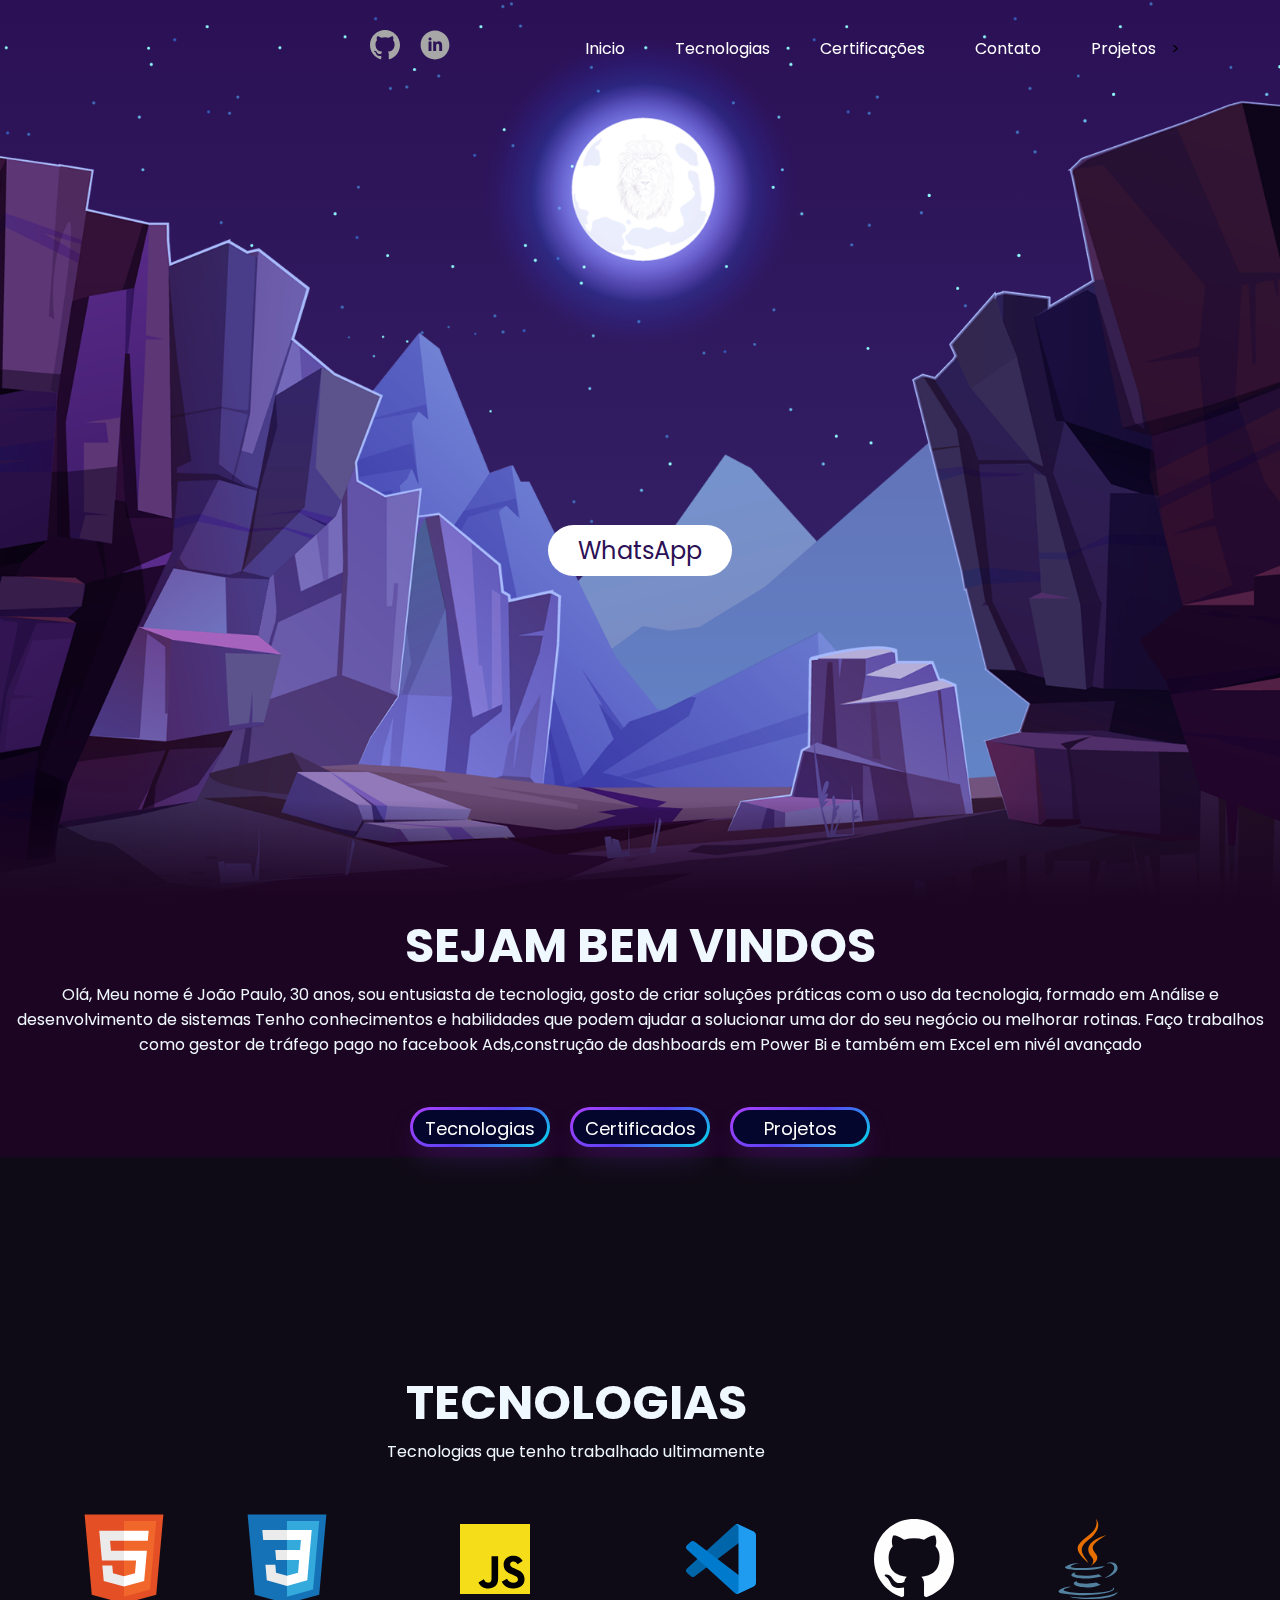
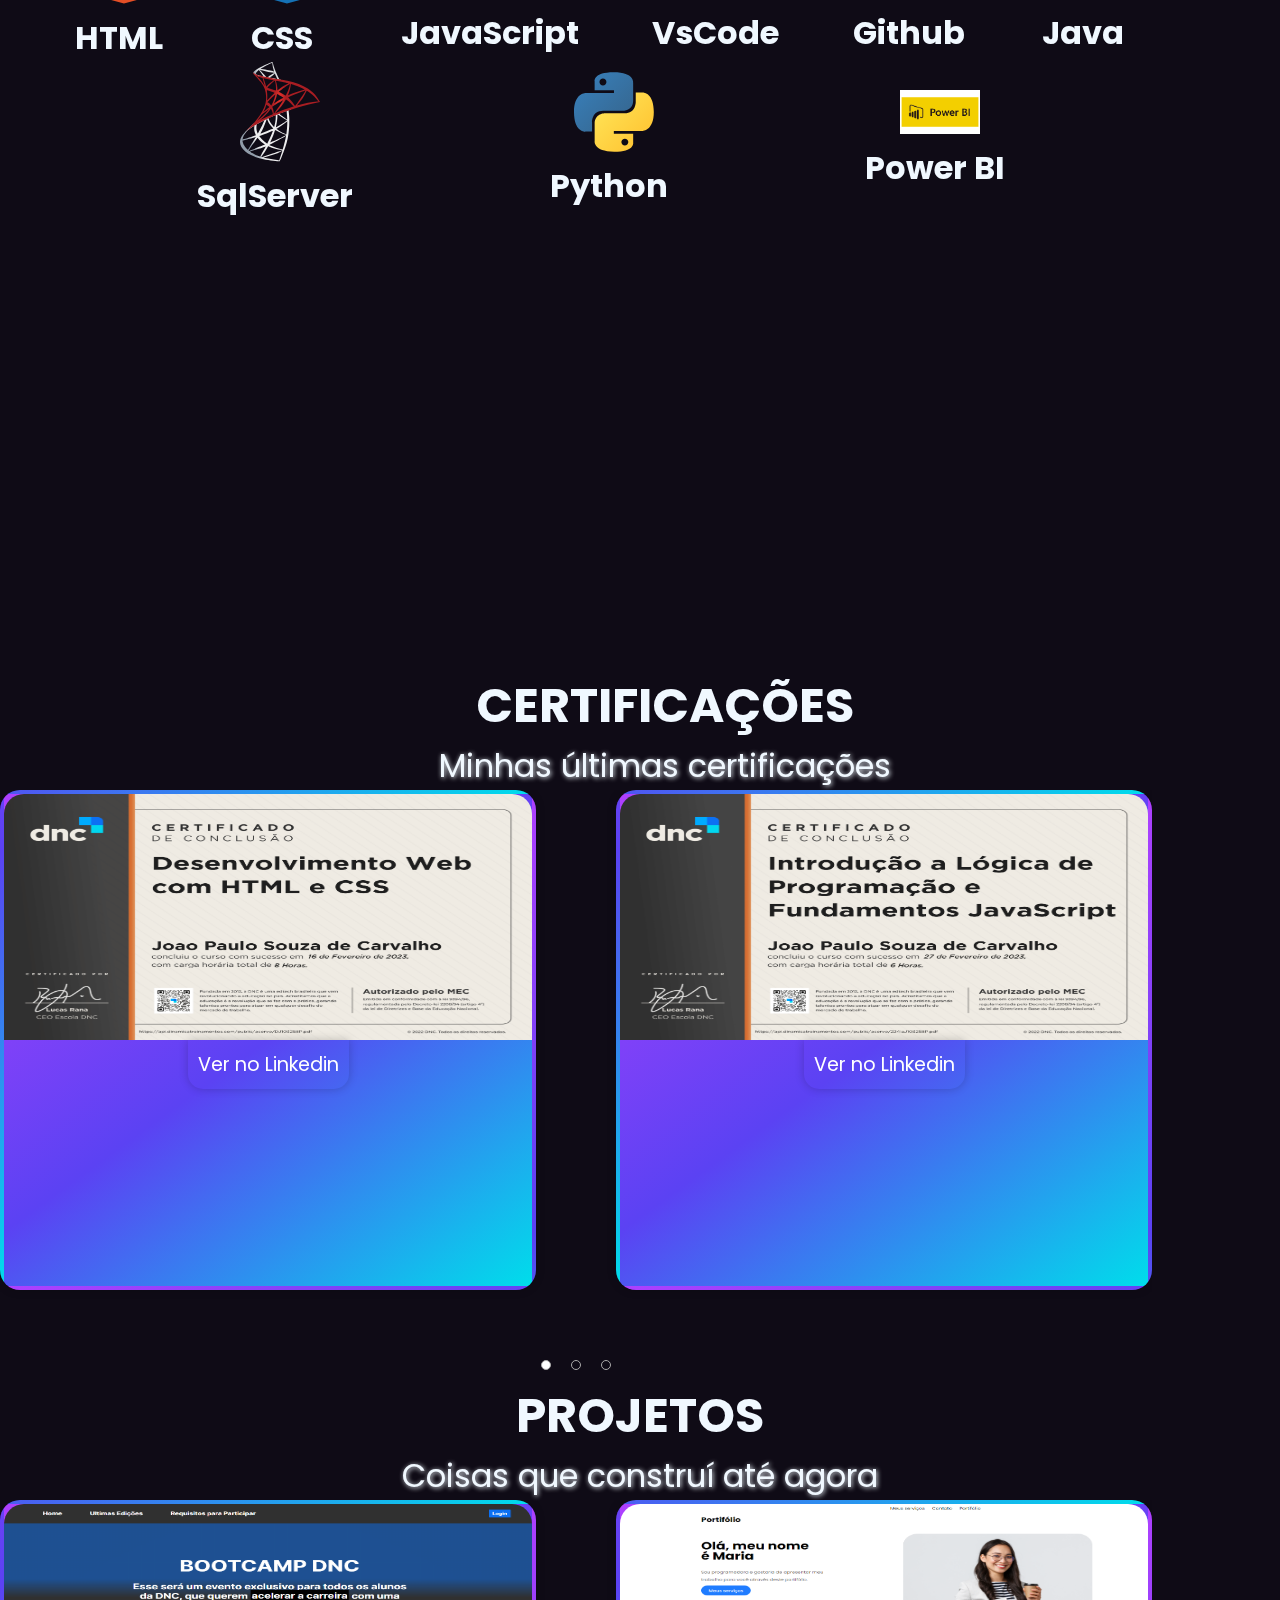
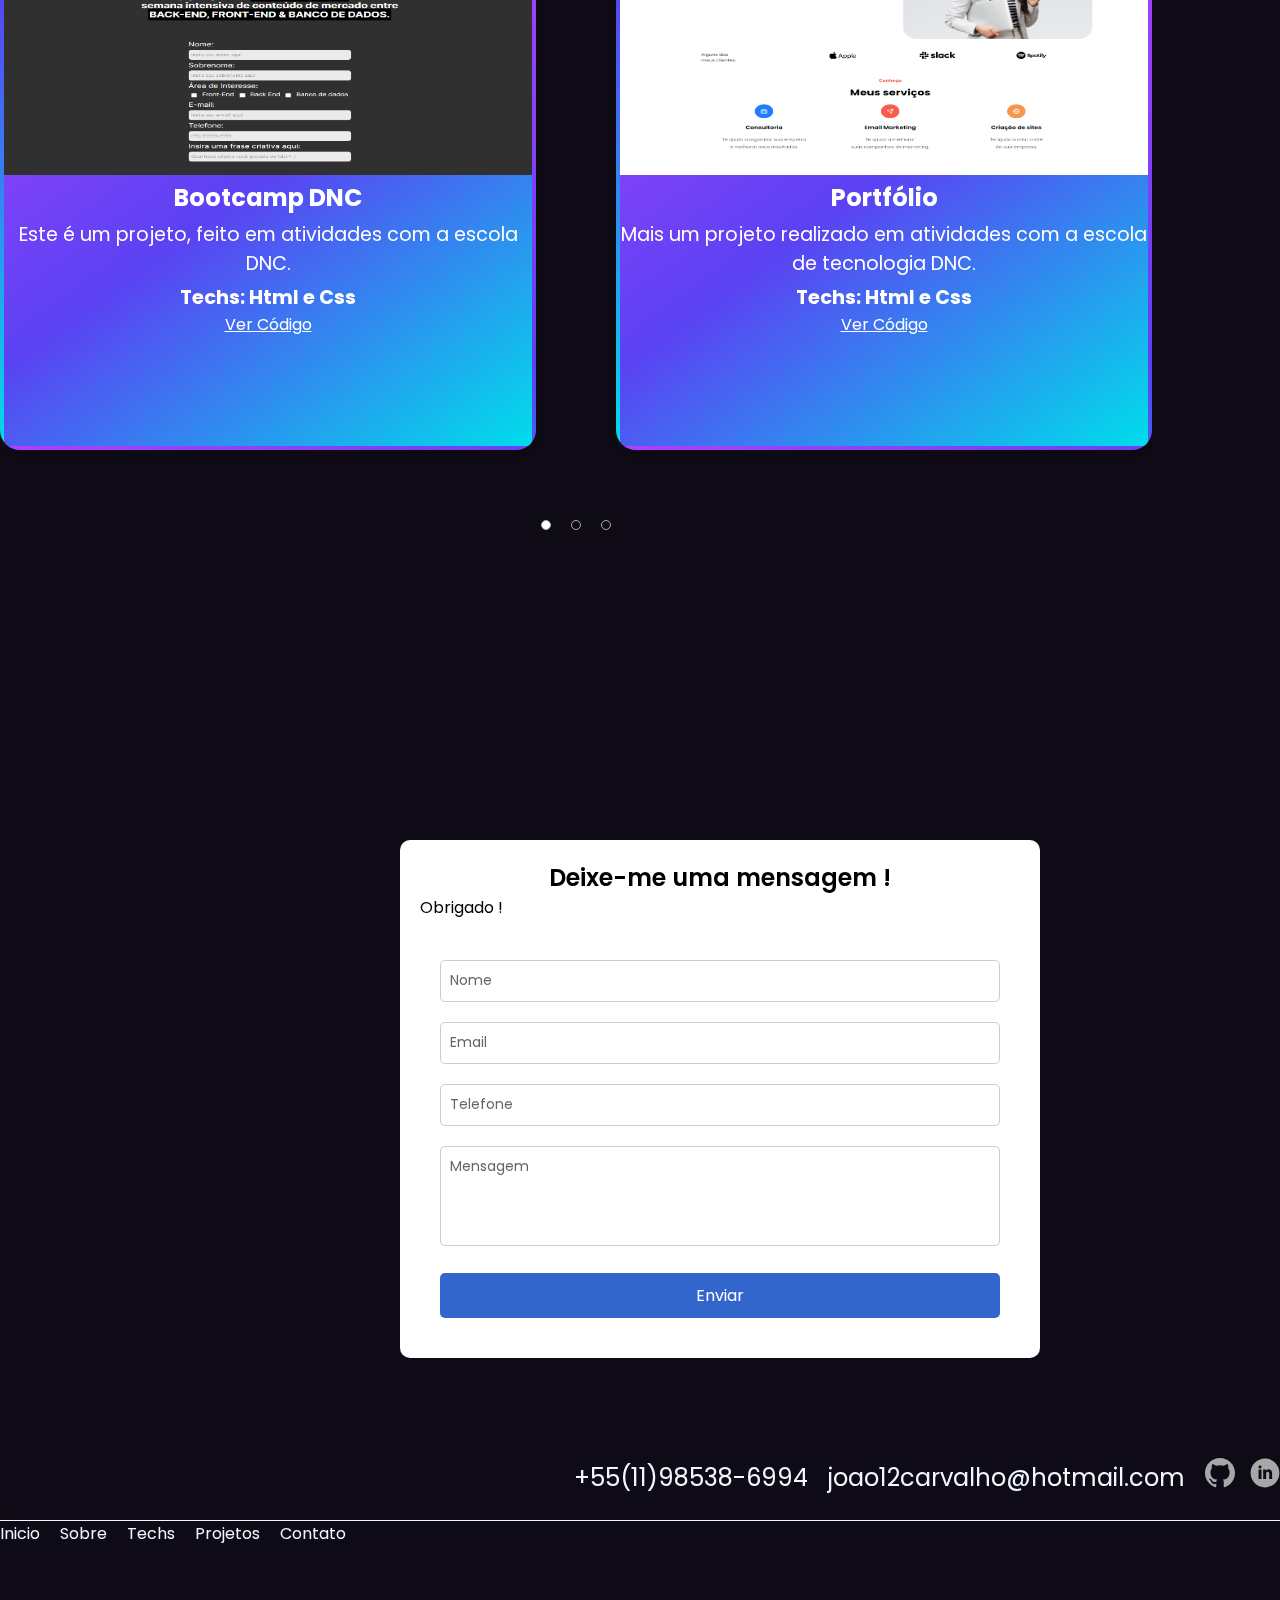
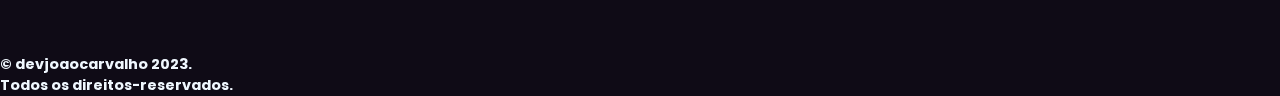
<file: index.html>
<!DOCTYPE html>
<html lang="pt-br">
<head>
    <!-- Google tag (gtag.js) -->
<script async src="https://www.googletagmanager.com/gtag/js?id=G-XC76X80RX8"></script>
<script>
  window.dataLayer = window.dataLayer || [];
  function gtag(){dataLayer.push(arguments);}
  gtag('js', new Date());

  gtag('config', 'G-XC76X80RX8');
</script>
    <meta charset="UTF-8">
    <meta http-equiv="X-UA-Compatible" content="IE=edge">
    <meta name="viewport" content="width=device-width, initial-scale=1.0, maximum-scale=1.0, user-scalable=no">
    <meta name="description" content="Desenvolvedor web Full-Stack, profissional desenvolvedor de software">
    <meta name="keywords" content="desenvolvedor, programador, programador web, desenvolvedor web, desenvolvedor web Full-Stack">
    <meta name="robots" content="index, follow">
    <meta name="viewport" content="width=device-width, initial-scale=1.0, maximum-scale=1.0, user-scalable=no">
    <link rel="stylesheet" href="https://fonts.googleapis.com/css2?family=Material+Symbols+Outlined:opsz,wght,FILL,GRAD@20..48,100..700,0..1,-50..200" />
    <link rel="preconnect" href="https://fonts.googleapis.com">
    <link rel="preconnect" href="https://fonts.gstatic.com" crossorigin>
    <link href="https://fonts.googleapis.com/css2?family=DM+Sans:wght@400;700&family=Hubballi&family=Inter:wght@400;700&family=Montserrat:wght@600&family=Poppins:wght@400;700&family=Roboto:wght@300&display=swap" rel="stylesheet">
    <link rel="stylesheet" href="style.css">
    <script src="https://code.jquery.com/jquery-3.6.4.min.js"></script>
    <script src="https://cdnjs.cloudflare.com/ajax/libs/OwlCarousel2/2.3.4/owl.carousel.min.js"></script>
    <link rel="stylesheet" href="https://cdnjs.cloudflare.com/ajax/libs/OwlCarousel2/2.3.4/assets/owl.carousel.min.css">
    <title>Dev João Carvalho</title>
    </head>
<body>
        <header class="menu-main">
            <div class="icons-menu">
                <li><a target="_blank" href="https://github.com/joaoocarvalhoo92"><img src="svgs/github.svg"></a></li>
                <li><a target="_blank" href="https://www.linkedin.com/in/joaocarvalho412753162/"><img src="svgs/linkedin.svg"></a></li>
            </div>
            <menu id="menu">
                <div id="menu-bar" onclick="menuOnClick()">
                    <div id="bar1" class="bar"></div>
                    <div id="bar2" class="bar"></div>
                    <div id="bar3" class="bar"></div>
                </div>
                <nav class="nav" id="nav">
                    <ul class="menu">
                        <li><a href="#home" class="active">Inicio</a></li>
                        <!-- <li><a target="_blank" href="about.html">Sobre</a></li> -->
                        <li><a href="#mystacks">Tecnologias</a></li>
                        <li><a href="#text-certifications">Certificações</a></li>
                        <li><a href="#Contact">Contato</a></li>
                        <li><a href="#text-projects">Projetos</a>></a></li>
                    </ul>
                </nav>
            </menu>
                
        </header>


        <section class="parallax">
            <img src="img/stars.png" id="stars" alt="">
            <img src="img/moon.png" id="moon" alt="">
            <h2 id="text" >Hello World</h2>
            <a href="https://bit.ly/3K3sVPY" target="_blank" id="btn">WhatsApp</a>
            <img src="img/mountains_behind.png" id="mountains_behind" alt="">
            <img src="img/mountains_front.png" id="mountains_front" alt="">

        </section>

        <section class="body">
                 <h2 id="text-welcome">SEJAM BEM VINDOS</h2>
                 <p>Olá, Meu nome é João Paulo, 30 anos, sou entusiasta de tecnologia,
                    gosto de criar soluções práticas com o uso da tecnologia, formado em Análise e desenvolvimento de sistemas
                    Tenho conhecimentos e habilidades
                    que podem ajudar a solucionar uma dor do seu negócio ou melhorar rotinas.
                    Faço trabalhos como gestor de tráfego pago no facebook Ads,construção de dashboards em Power Bi e também
                em  Excel em nivél avançado</p>
                <div class="buttons">
                    <button id="button-tecnologys" class="buttons-items">
                        <span class="text"><a href="#mystacks">Tecnologias</a></span>
                    </button>
                    <button id="button-certifications" class="buttons-items">
                        <span class="text"><a href="#text-certifications">Certificados</a></span>
                    </button>
                    <button id="button-projects" class="buttons-items">
                        <span class="text"><a href="#text-projects">Projetos</a></span>
                    </button>
                </div>
                
        </section>

        <section class="body2">
                  <!--  TRABALHANDO A SEÇÃO DE TECNOLOGIAS QUE TRABALHO-->
                <section class="mystacks" id="mystacks">
                    <h1 id="text-tecnology">TECNOLOGIAS</h1>
                    <h2 id="legend-tec">Tecnologias que tenho trabalhado ultimamente</h2>
                <div class="icons-stacks">
                    <div class="stack-legend">
                        <img src="svgs/html.svg">
                        <h1>HTML</h1>
                    </div>
                    <div class="stack-legend">
                        <img src="svgs/css.svg">
                        <h1>CSS</h1>
                    </div>
                    <div class="stack-legend">
                    <img src="svgs/js.svg">
                        <h1>JavaScript</h1>
                    </div>
                    <div class="stack-legend">
                    <img src="svgs/studiocode.svg">
                        <h1>VsCode</h1>
                    </div>
                    <div class="stack-legend">
                    <img src="svgs/git.svg">
                    <h1>Github</h1>
                    </div>
                    <div class="stack-legend">
                    <img id="svg-java" src="svgs/java.svg">
                        <h1>Java</h1>
                    </div>
                    <div class="stack-legend">
                    <img id="svg-sql" src="svgs/sqlserver.svg">
                        <h1>SqlServer</h1>
                    </div>
                    <div class="stack-legend">
                    <img id="svg-python" src="svgs/python.svg">
                        <h1>Python</h1>
                    </div>

                    <div class="stack-legend">
                    <img id="powerbi" src="svgs/powerbi.png">
                     <h1>Power BI</h1>
                    </div>
                    
                </div>
                </section>

                <!------------------------------------------------------------CERTIFICAÇÕES--------------------------------------------------------------------->


                <section style="margin-bottom: 300px"   class="certificados">
                </section>
                    <!--  TRABALHANDO A SEÇÃO CERTIFICAÇÕES-->
                    <div class="title-certificados">
                        <h1 id="text-certifications">CERTIFICAÇÕES</h1>
                        <h2 id="ultimas-certificacoes">Minhas últimas certificações</h2>
                    </div>
                    <div class="wrapper">
                        <div class="carousel owl-carousel">
                            <div class="card card1">
                                <div class="photo-container-certificados">
                                    <img src="certificados/CERTIFICADO DESENVOLVIMENTO WEB COM HTML E CSS-1.png" alt="Descrição da imagem 1">
                                        <div class="text-legend-certificados">
                                            <a   target="_blank" href="https://www.linkedin.com/feed/update/urn:li:activity:7036078647698440192/">Ver no Linkedin</a>
                                    </div>
                                </div>
                            </div>
                
                            <div class="card card2">
                                <div class="photo-container-certificados">
                                    <img src="certificados/Introdução a lógica de programação e fundamentos javascript-1.png" alt="Descrição da imagem 2">
                                    <div class="text-legend-certificados">
                                        <a   target="_blank" href="https://www.linkedin.com/feed/update/urn:li:activity:7036078844776230913/">Ver no Linkedin</a>
                                    </div>
                                </div>
                            </div>
                
                            <div class="card card3">
                                <div  class="photo-container-certificados">
                                    <img src="certificados/Java completo e orientação a objetos.jpg" alt="Descrição da imagem 2">
                                    <div class="text-legend-certificados">
                                        <a target="_blank" href="https://www.linkedin.com/posts/joaocarvalho412753162_programacao-java-desenvolvedor-activity-7042290979118157824-Sbi0?utm_source=share&utm_medium=member_desktop">Ver no Linkedin</a>
                                    </div>
                                </div>
                            </div>
                
                            <div class="card card4">
                                <div  class="photo-container-certificados">
                                    <img src="certificados/1.png" alt="Descrição da imagem 2">
                                    <div class="text-legend-certificados">
                                        <!-- <a target="_blank" href="https://www.linkedin.com/posts/joaocarvalho412753162_programacao-java-desenvolvedor-activity-7042290979118157824-Sbi0?utm_source=share&utm_medium=member_desktop">Ver no Linkedin</a> -->
                                    </div>
                                </div>
                            </div>


                            <div class="card card5">
                                <div  class="photo-container-certificados">
                                    <img src="certificados/2.png" alt="Descrição da imagem 2">
                                    <div class="text-legend-certificados">
                                        <!-- <a target="_blank" href="https://www.linkedin.com/posts/joaocarvalho412753162_programacao-java-desenvolvedor-activity-7042290979118157824-Sbi0?utm_source=share&utm_medium=member_desktop">Ver no Linkedin</a> -->
                                    </div>
                                </div>
                            </div>


                            <div class="card card6">
                                <div  class="photo-container-certificados">
                                    <img src="certificados/3.png" alt="Descrição da imagem 2">
                                    <div class="text-legend-certificados">
                                        <!-- <a target="_blank" href="https://www.linkedin.com/posts/joaocarvalho412753162_programacao-java-desenvolvedor-activity-7042290979118157824-Sbi0?utm_source=share&utm_medium=member_desktop">Ver no Linkedin</a> -->
                                    </div>
                                </div>
                            </div>
                
                        </div>
                    </div>

                <!--  TRABALHANDO A SEÇÃO PROJETOS QUE FIZ ATÉ AGORA-->
                <div class="title-projects">
                    <h1 id="text-projects">PROJETOS</h1>
                    <h2 id="text-coisasqueconstrui">Coisas que construí até agora</h2>
                </div>
                <div class="wrapper">
                    <div class="carousel owl-carousel">
                        <div class="card card1">
                            <div class="photo-container-projetos">
                                <img src="pngs/bootcamp.png" alt="Descrição da imagem 1">
                                <div class="text-legend">
                                    <h1>Bootcamp DNC</h1>
                                    <p>Este é um projeto, feito em atividades com a escola DNC.</p>
                                    <h3>Techs: Html e Css</h3>
                                    <a  id="project-portifolio" target="_blank" href="https://github.com/joaoocarvalhoo92/projetoBootcampDNC">Ver Código</a>
                                </div>
                            </div>
                        </div>

                        <div class="card card2">
                            <div class="photo-container-projetos">
                                <img src="pngs/portifioliomaria.png" alt="Descrição da imagem 2">
                                <div class="text-legend">
                                    <h1>Portfólio</h1>
                                    <p>Mais um projeto realizado em atividades com a escola de tecnologia DNC.</p>
                                    <h3>Techs: Html e Css</h3>
                                    <a  id="project-bootcamp" target="_blank" href="https://github.com/joaoocarvalhoo92/sitePortifolio">Ver Código</a>
                                </div>
                            </div>
                        </div>

                        <div class="card card3">
                            <div class="photo-container-projetos">
                                <img src="pngs/sistemaComercio.png" alt="Descrição da imagem 2">
                                <div class="text-legend">
                                    <h1>Sistema para loja</h1>
                                    <p>Estou trabalhando neste projeto, desenvolvendo meu próprio sistema desktop para minha loja de roupas, mas ele pode ser adaptado para outras necessidades.</p>
                                    <h3>Techs: Python e SQLServer</h3>
                                    <a id="project-store" target="_blank" href="https://github.com/joaoocarvalhoo92/sistemaLoja">Ver Código</a>
                                </div>
                                </div>
                        </div>

                        <div class="card card4">
                            <div class="photo-container-projetos">
                                <img src="pngs/calculadora.png" alt="Descrição da imagem 2">
                                <div class="text-legend">
                                    <h1>Calculadora
                                    </h1>
                                    <p>Calculadora construida usando HTML, CSS e JavaScript.</p>
                                    <h3>Techs: HTML, CSS e JavaScript</h3>
                                    <a  target="_blank" href="https://github.com/joaoocarvalhoo92/Calculadora">Ver Código</a>
                                </div>
                                </div>
                        </div>


                        <div class="card card5">
                            <div class="photo-container-projetos">
                                <img src="pngs/dash1.png" alt="Descrição da imagem 2">
                                <div class="text-legend">
                                    <h1>Análise de <br>dados conveniência
                                    </h1>
                                    <p>Projeto utilizando Power BI , para realizar análise de dados de um comércio</p>
                                    <h3>Power Bi, Excel</h3>
                                    <!-- <a  target="_blank" href="https://github.com/joaoocarvalhoo92/Calculadora">Ver Código</a> -->
                                </div>
                                </div>
                        </div>

                    </div>
                </div>

                
                

                <section  style="margin-bottom:300px"  class="projects">

                </section>
            <div class="formulario">
                <!--  TRABALHANDO A SEÇÃO FORMÚLARIO-->
                <div class="form">
                    <span class="title">Deixe-me uma mensagem !</span>
                    <p id="text-obrigado">Obrigado !</p>
                    <form class="form" action="https://formspree.io/f/mjvdweoa" method="POST">
                    <div class="group">
                        <input  id="input-nome" name="Names" placeholder="‎" type="text" required="required">
                    <label for="name">Nome</label>
                    </div>
                <div class="group">
                    <input id="input-email" name="Email" placeholder="‎" type="email">
                    <label for="email">Email</label>
                    </div>
                    <div class="group">
                        <input id="input-telefone" name="Telefone" placeholder="‎" type="phone">
                        <label for="phone">Telefone</label>
                        </div>
                <div class="group">
                    <textarea id="input-mensagem" name="Mensagem" class="textplaceholder" rows="10" cols="20" placeholder="‎"  rows="5" required="required"></textarea>
                    <label for="mensagem">Mensagem</label>
                </div class="button-submit">
                    <button id="button-form" type="submit">Enviar</button>
                    </form>
                </div>

            </div>


                    <!--  TRABALHANDO O RODAPÉ-->
                    <footer class="footer-contact" id="Contact">
                        <div class="email-tel">
                            <h2 id="text-telefone">+55(11)98538-6994</h2>
                            <h2><a href="mailto:joao12carvalho@hotmail.com">joao12carvalho@hotmail.com</a></h2>
                        </div>
                        <div class="menu-footer-icons">
                            <li><a target="_blank" href="https://github.com/joaoocarvalhoo92"><img src="svgs/github.svg"></a></li>
                            <li><a target="_blank" href="https://www.linkedin.com/in/joaocarvalho412753162/"><img src="svgs/linkedin.svg"></a></li>
                        </div>
                    </footer>

                    <div class="line-division">
                        <span>.</span>
                    </div>

                    <footer class="footer-menu">
                            <ul>
                                <li><a href="#home">Inicio</a></li>
                                <li><a target="_blank" href="about.html">Sobre</a></li>
                                <li><a href="#mystacks">Techs</a></li>
                                <li><a href="#projects">Projetos</a></li>
                                <li><a href="#Contact">Contato</a></li>
                            </ul>
                        </footer>
                <footer class="direitos-reservados">
                    <h2>© devjoaocarvalho 2023. <br> 
                        Todos os direitos-reservados.</h2>
                </footer>

            </section>



            </section>

<script src="app.js"></script>


</body>
</html>
</file>
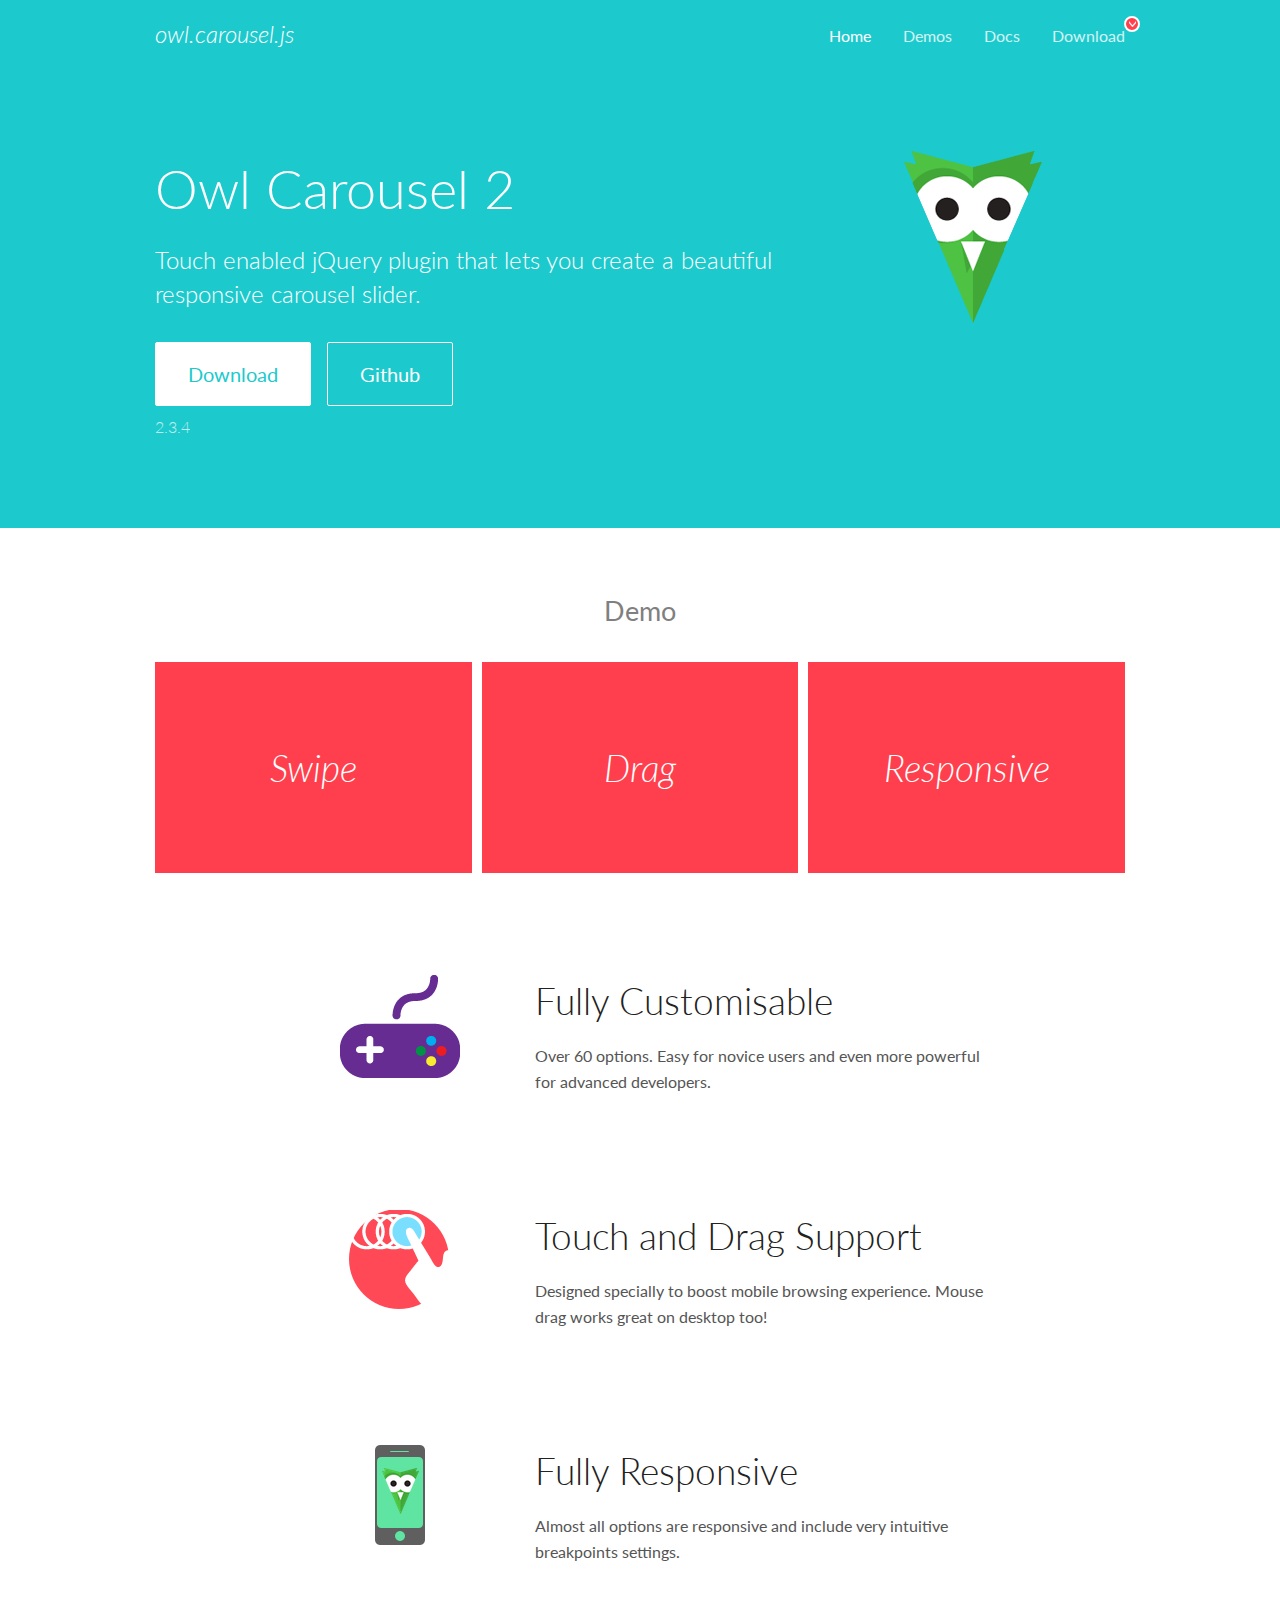
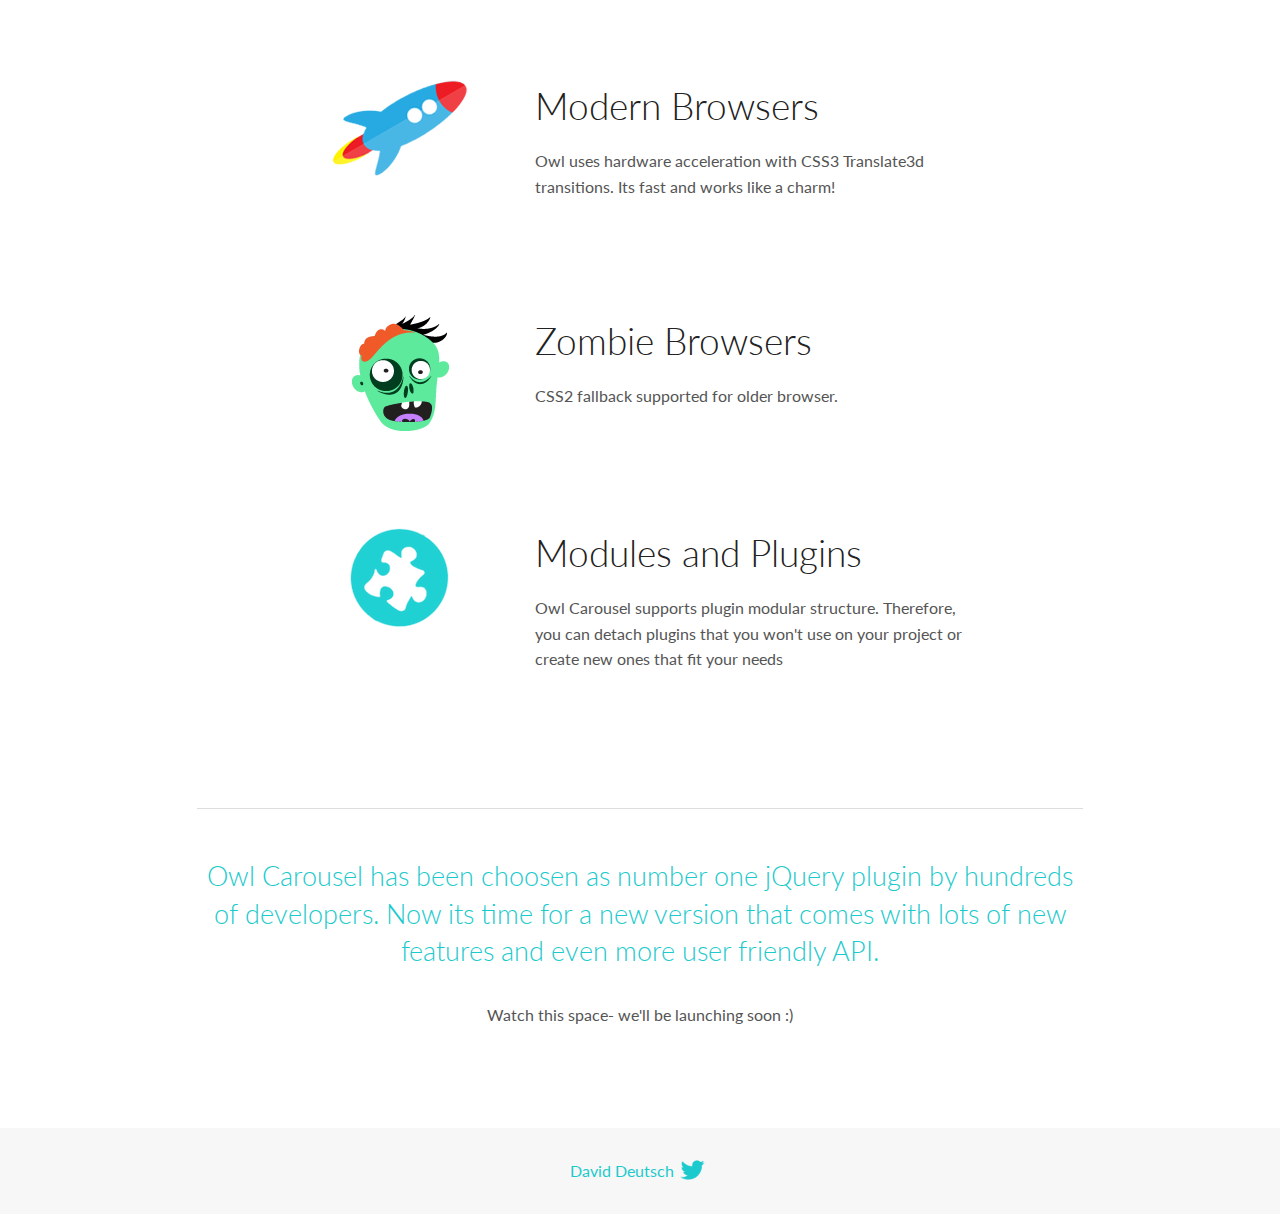
<file: lib/owlCarousel/OwlCarousel2-2.3.4/docs/index.html>
<!DOCTYPE html>
<html lang="en">
  <head>

    <!-- head -->
    <meta charset="utf-8">
    <meta name="msapplication-tap-highlight" content="no" />
    <meta name="viewport" content="width=device-width, initial-scale=1.0" />
    <meta name="description" content="Touch enabled jQuery plugin that lets you create beautiful responsive carousel slider.">
    <meta name="author" content="David Deutsch">
    <title>
      Home | Owl Carousel | 2.3.4
    </title>

    <!-- Stylesheets -->
    <link href='https://fonts.googleapis.com/css?family=Lato:300,400,700,400italic,300italic' rel='stylesheet' type='text/css'>
    <link rel="stylesheet" href="assets/css/docs.theme.min.css">

    <!-- Owl Stylesheets -->
    <link rel="stylesheet" href="assets/owlcarousel/assets/owl.carousel.min.css">
    <link rel="stylesheet" href="assets/owlcarousel/assets/owl.theme.default.min.css">

    <!-- HTML5 shim and Respond.js IE8 support of HTML5 elements and media queries -->

    <!--[if lt IE 9]>
      <script src="https://oss.maxcdn.com/libs/html5shiv/3.7.0/html5shiv.js"></script>
      <script src="https://oss.maxcdn.com/libs/respond.js/1.3.0/respond.min.js"></script>
    <![endif]-->

    <!-- Favicons -->
    <link rel="apple-touch-icon-precomposed" sizes="144x144" href="assets/ico/apple-touch-icon-144-precomposed.png">
    <link rel="shortcut icon" href="assets/ico/favicon.png">
    <link rel="shortcut icon" href="favicon.ico">

    <!-- Yeah i know js should not be in header. Its required for demos.-->

    <!-- javascript -->
    <script src="assets/vendors/jquery.min.js"></script>
    <script src="assets/owlcarousel/owl.carousel.js"></script>
  </head>
  <body>

    <!-- header -->
    <header class="header">
      <div class="row">
        <div class="large-12 columns">
          <div class="brand left">
            <h3>
              <a href="/OwlCarousel2/">owl.carousel.js</a> 
            </h3>
          </div>
          <a id="toggle-nav" class="right">
            <span></span> <span></span> <span></span> 
          </a> 
          <div class="nav-bar">
            <ul class="clearfix">
              <li class="active">
                <a href="/OwlCarousel2/index.html">Home</a> 
              </li>
              <li> <a href="/OwlCarousel2/demos/demos.html">Demos</a>  </li>
              <li> <a href="/OwlCarousel2/docs/started-welcome.html">Docs</a>  </li>
              <li>
                <a href="https://github.com/OwlCarousel2/OwlCarousel2/archive/2.3.4.zip">Download</a> 
                <span class="download"></span> 
              </li>
            </ul>
          </div>
        </div>
      </div>
    </header>

    <!-- home panel -->
    <section id="hero">
      <div class="row">
        <div class="large-8 medium-8 columns">
          <h1>Owl Carousel 2</h1>
          <h4>Touch enabled jQuery plugin that lets you create a beautiful responsive carousel slider.</h4>
          <a href="https://github.com/OwlCarousel2/OwlCarousel2/archive/2.3.4.zip" class="hero-button">Download</a> 
          <a href="https://github.com/OwlCarousel2/OwlCarousel2" class="hero-button outline">Github</a> 
          <p>2.3.4</p>
        </div>
        <div class="large-4 medium-4 columns">
          <img class="owl-logo" src="assets/img/owl-logo.png" alt="mr. Owl">
        </div>
      </div>
    </section>

    <!-- body -->
    <div class="home-demo">
      <div class="row">
        <div class="large-12 columns">
          <h3>Demo</h3>
          <div class="owl-carousel">
            <div class="item">
              <h2>Swipe</h2>
            </div>
            <div class="item">
              <h2>Drag</h2>
            </div>
            <div class="item">
              <h2>Responsive</h2>
            </div>
            <div class="item">
              <h2>CSS3</h2>
            </div>
            <div class="item">
              <h2>Fast</h2>
            </div>
            <div class="item">
              <h2>Easy</h2>
            </div>
            <div class="item">
              <h2>Free</h2>
            </div>
            <div class="item">
              <h2>Upgradable</h2>
            </div>
            <div class="item">
              <h2>Tons of options</h2>
            </div>
            <div class="item">
              <h2>Infinity</h2>
            </div>
            <div class="item">
              <h2>Auto Width</h2>
            </div>
          </div>
        </div>
      </div>
    </div>
    <script>
      var owl = $('.owl-carousel');
      owl.owlCarousel({
        margin: 10,
        loop: true,
        responsive: {
          0: {
            items: 1
          },
          600: {
            items: 2
          },
          1000: {
            items: 3
          }
        }
      })
    </script>

    <!-- features -->
    <div id="features">
      <div class="row">
        <div class="small-12 medium-9 small-centered columns">
          <section class="row feature">
            <div class="medium-4 small-12 columns">
              <img src="assets/img/feature-options.png" alt="">
            </div>
            <div class="medium-8 small-12 columns">
              <h2>Fully Customisable</h2>
              <p>Over 60 options. Easy for novice users and even more powerful for advanced developers.</p>
            </div>
          </section>
          <section class="row feature">
            <div class="medium-4 small-12 columns">
              <img src="assets/img/feature-drag.png" alt="">
            </div>
            <div class="medium-8 small-12 columns">
              <h2>Touch and Drag Support</h2>
              <p>Designed specially to boost mobile browsing experience. Mouse drag works great on desktop too!</p>
            </div>
          </section>
          <section class="row feature">
            <div class="medium-4 small-12 columns">
              <img src="assets/img/feature-responsive.png" alt="">
            </div>
            <div class="medium-8 small-12 columns">
              <h2>Fully Responsive</h2>
              <p>Almost all options are responsive and include very intuitive breakpoints settings.</p>
            </div>
          </section>
          <section class="row feature">
            <div class="medium-4 small-12 columns">
              <img src="assets/img/feature-modern.png" alt="">
            </div>
            <div class="medium-8 small-12 columns">
              <h2>Modern Browsers</h2>
              <p>Owl uses hardware acceleration with CSS3 Translate3d transitions. Its fast and works like a charm! </p>
            </div>
          </section>
          <section class="row feature">
            <div class="medium-4 small-12 columns">
              <img src="assets/img/feature-zombie.png" alt="">
            </div>
            <div class="medium-8 small-12 columns">
              <h2>Zombie Browsers</h2>
              <p>CSS2 fallback supported for older browser.</p>
            </div>
          </section>
          <section class="row feature">
            <div class="medium-4 small-12 columns">
              <img src="assets/img/feature-module.png" alt="">
            </div>
            <div class="medium-8 small-12 columns">
              <h2>Modules and Plugins</h2>
              <p>Owl Carousel supports plugin modular structure. Therefore, you can detach plugins that you won&#x27;t use on your project or create new ones that fit your needs</p>
            </div>
          </section>
        </div>
      </div>
    </div>

    <!-- footer -->
    <section id="teaser-text">
      <div class="row">
        <div class="small-12 medium-11 small-centered columns">
          <hr>
          <h3 id="owl-carousel-has-been-choosen-as-number-one-jquery-plugin-by-hundreds-of-developers-now-its-time-for-a-new-version-that-comes-with-lots-of-new-features-and-even-more-user-friendly-api-">Owl Carousel has been choosen as number one jQuery plugin by hundreds of developers. Now its time for a new version that comes with lots of new features and even more user friendly API.</h3>
          <p>Watch this space- we&#39;ll be launching soon :)</p>
        </div>
      </div>
    </section>

    <!-- footer -->
    <footer class="footer">
      <div class="row">
        <div class="large-12 columns">
          <h5>
            <a href="/OwlCarousel2/docs/support-contact.html">David Deutsch</a> 
            <a id="custom-tweet-button" href="https://twitter.com/share?url=https://github.com/OwlCarousel2/OwlCarousel2&text=Owl Carousel - This is so awesome! " target="_blank"></a> 
          </h5>
        </div>
      </div>
    </footer>

    <!-- vendors -->
    <script src="assets/vendors/highlight.js"></script>
    <script src="assets/js/app.js"></script>
  </body>
</html>
</file>
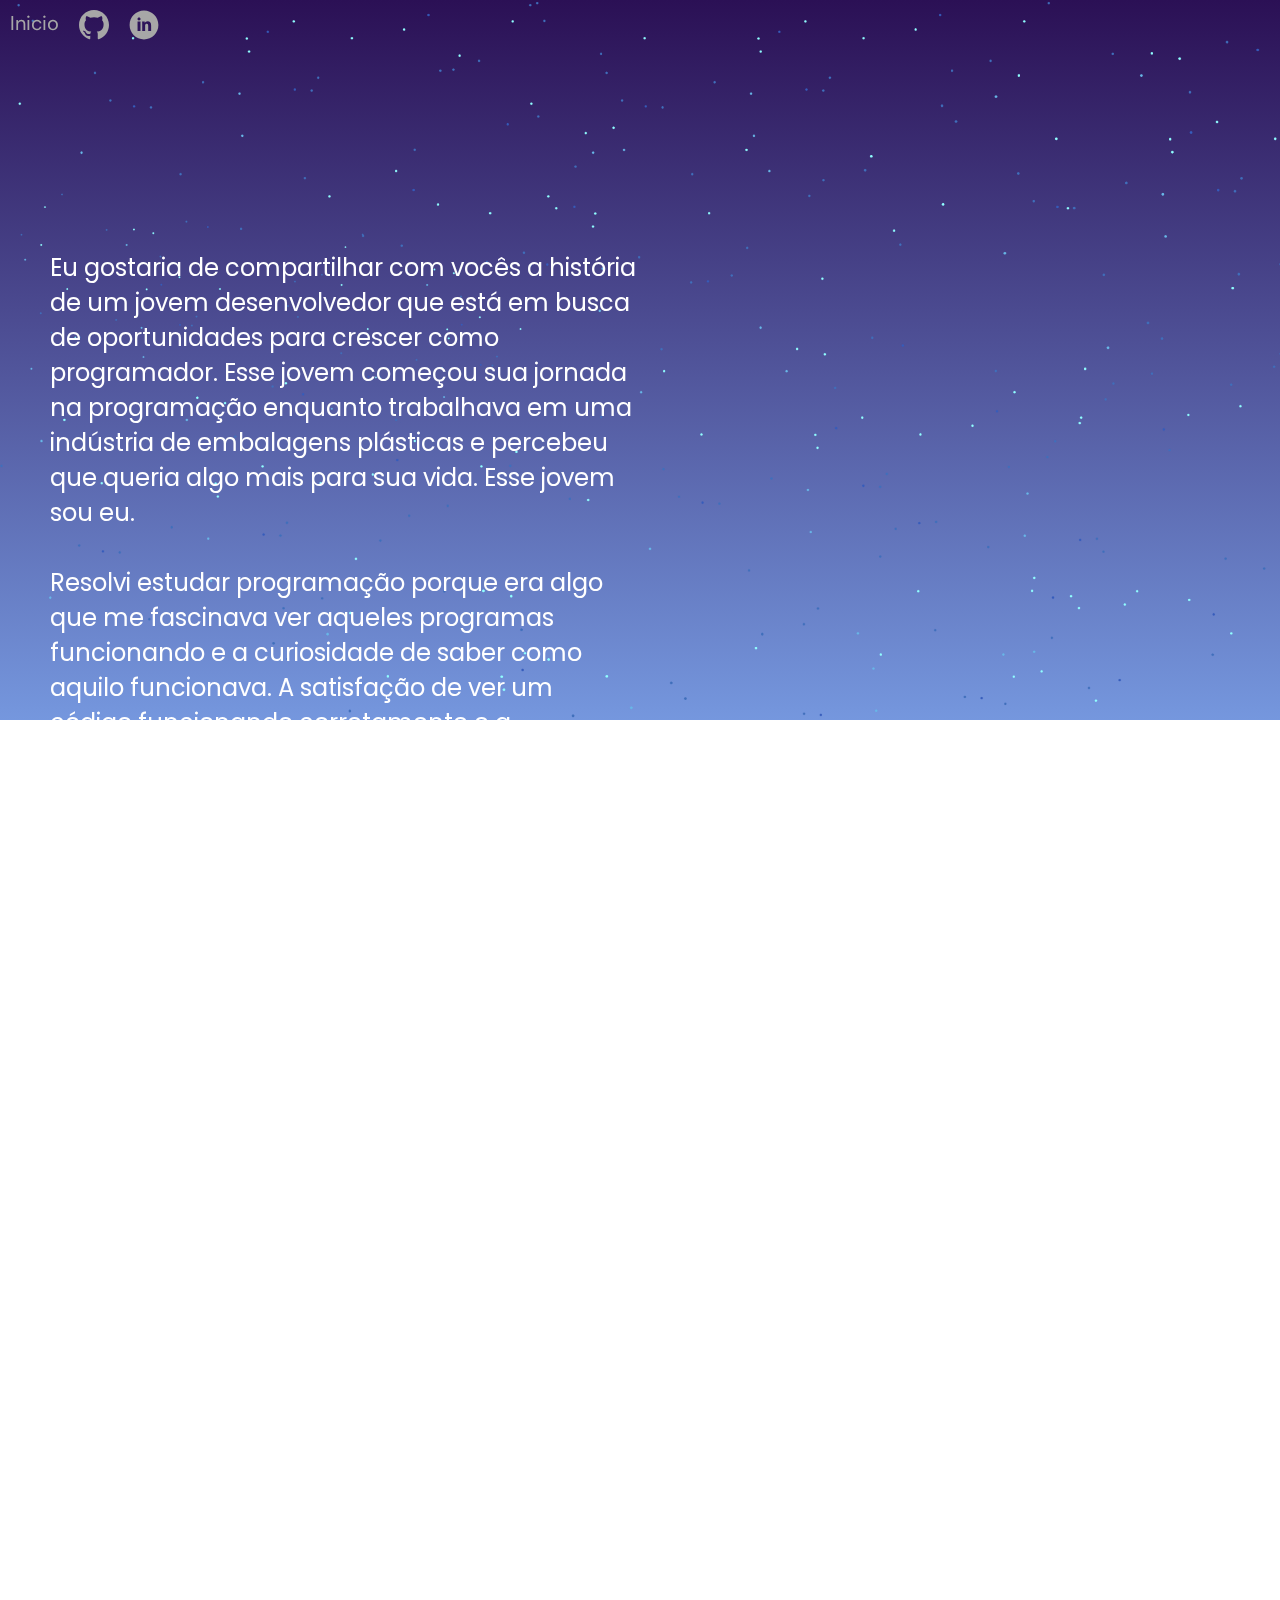
<file: about.html>
<!DOCTYPE html>
<html lang="pt-br">
<head>
    <!-- Google tag (gtag.js) -->
<script async src="https://www.googletagmanager.com/gtag/js?id=G-XC76X80RX8"></script>
<script>
  window.dataLayer = window.dataLayer || [];
  function gtag(){dataLayer.push(arguments);}
  gtag('js', new Date());

  gtag('config', 'G-XC76X80RX8');
</script>
    <meta charset="UTF-8">
    <meta http-equiv="X-UA-Compatible" content="IE=edge">
    <meta name="viewport" content="width=device-width, initial-scale=1.0, maximum-scale=1.0, user-scalable=no">
    <meta name="description" content="Desenvolvedor web Full-Stack, profissional desenvolvedor de software">
    <meta name="keywords" content="desenvolvedor, programador, programador web, desenvolvedor web, desenvolvedor web Full-Stack">
    <meta name="robots" content="index, follow">
    <link rel="preconnect" href="https://fonts.googleapis.com">
    <link rel="preconnect" href="https://fonts.gstatic.com" crossorigin>
    <link href="https://fonts.googleapis.com/css2?family=DM+Sans:wght@400;700&family=Hubballi&family=Inter:wght@400;700&family=Montserrat:wght@600&family=Poppins:wght@400;700&family=Roboto:wght@300&display=swap" rel="stylesheet">
    <link rel="stylesheet" href="about.css">
    <link rel="stylesheet" href="https://cdnjs.cloudflare.com/ajax/libs/font-awesome/4.7.0/css/font-awesome.min.css">
    <title>SOBRE MIM</title>
</head>

<body>
    <img src="img/stars.png" id="stars" alt="">
    <header class="header">
            <ul class="menu">
                <li><a href="index.html" class="active">Inicio</a></li>
                <li><a target="_blank" href="https://github.com/joaoocarvalhoo92"><img src="svgs/github.svg"></a></li>
                <li><a target="_blank" href="https://www.linkedin.com/in/joaocarvalho412753162/"><img src="svgs/linkedin.svg"></a></li>
            </ul>
        </nav>
    </header>
    <section style="margin-bottom: 200px"   class="text">
    <h2>
        Eu gostaria de compartilhar com vocês a história de um jovem desenvolvedor que está em busca de oportunidades para crescer como programador. Esse jovem começou sua jornada na programação enquanto trabalhava em uma indústria de embalagens plásticas e percebeu que queria algo mais para sua vida. Esse jovem sou eu.<br><br>

        Resolvi estudar programação porque era algo que me fascinava ver aqueles programas funcionando e a curiosidade de saber como aquilo funcionava. A satisfação de ver um código funcionando corretamente e a capacidade de criar soluções para problemas complexos me fascinaram imediatamente.<br><br>
        
        Então, resolvi iniciar a graduação em Análise e Desenvolvimento de Sistemas e me dedicar à programação em tempo integral. Além da faculdade, comecei a estudar por conta própria e aprendi linguagens de programação como Python, JavaScript, Java, SQL Server, HTML e CSS. Construí projetos pessoais para praticar minhas habilidades. No entanto, sinto que ainda falta algo - a experiência de trabalhar em equipe, em projetos mais complexos e com profissionais mais experientes.<br><br>
        
        Depois de concluir a graduação, ainda sem conseguir trabalhar na área, resolvi sair do emprego na indústria para poder me dedicar ainda mais aos estudos. Nesse tempo em casa, sem trabalhar e estudando muito, surgiu uma oportunidade de fazer um curso que formaria desenvolvedores Full-Stack, pela renomada escola de tecnologia DNC, no qual faríamos projetos reais com problemas reais em empresas reais. Não pensei duas vezes e iniciei mais esse desafio.<br><br>
        
        Estou em busca de oportunidades como desenvolvedor júnior. Sei que, como júnior, tenho muito a aprender, mas estou disposto a colocar em prática tudo o que estou estudando até então e aprender com a experiência de outros programadores. Também estou determinado a crescer em minha carreira como programador e me tornar um sênior um dia.<br><br>
        
        E é com esse objetivo em mente que me candidato a vagas de desenvolvedor júnior que apareçam. Sei que terei que trabalhar duro, ser humilde e estar aberto a críticas construtivas. Mas também sei que, se persistir, chegarei ao topo. Afinal, como sempre digo: "O júnior de hoje é o sênior de amanhã".
    </h2>
</section>






    
</body>
</html>
</file>
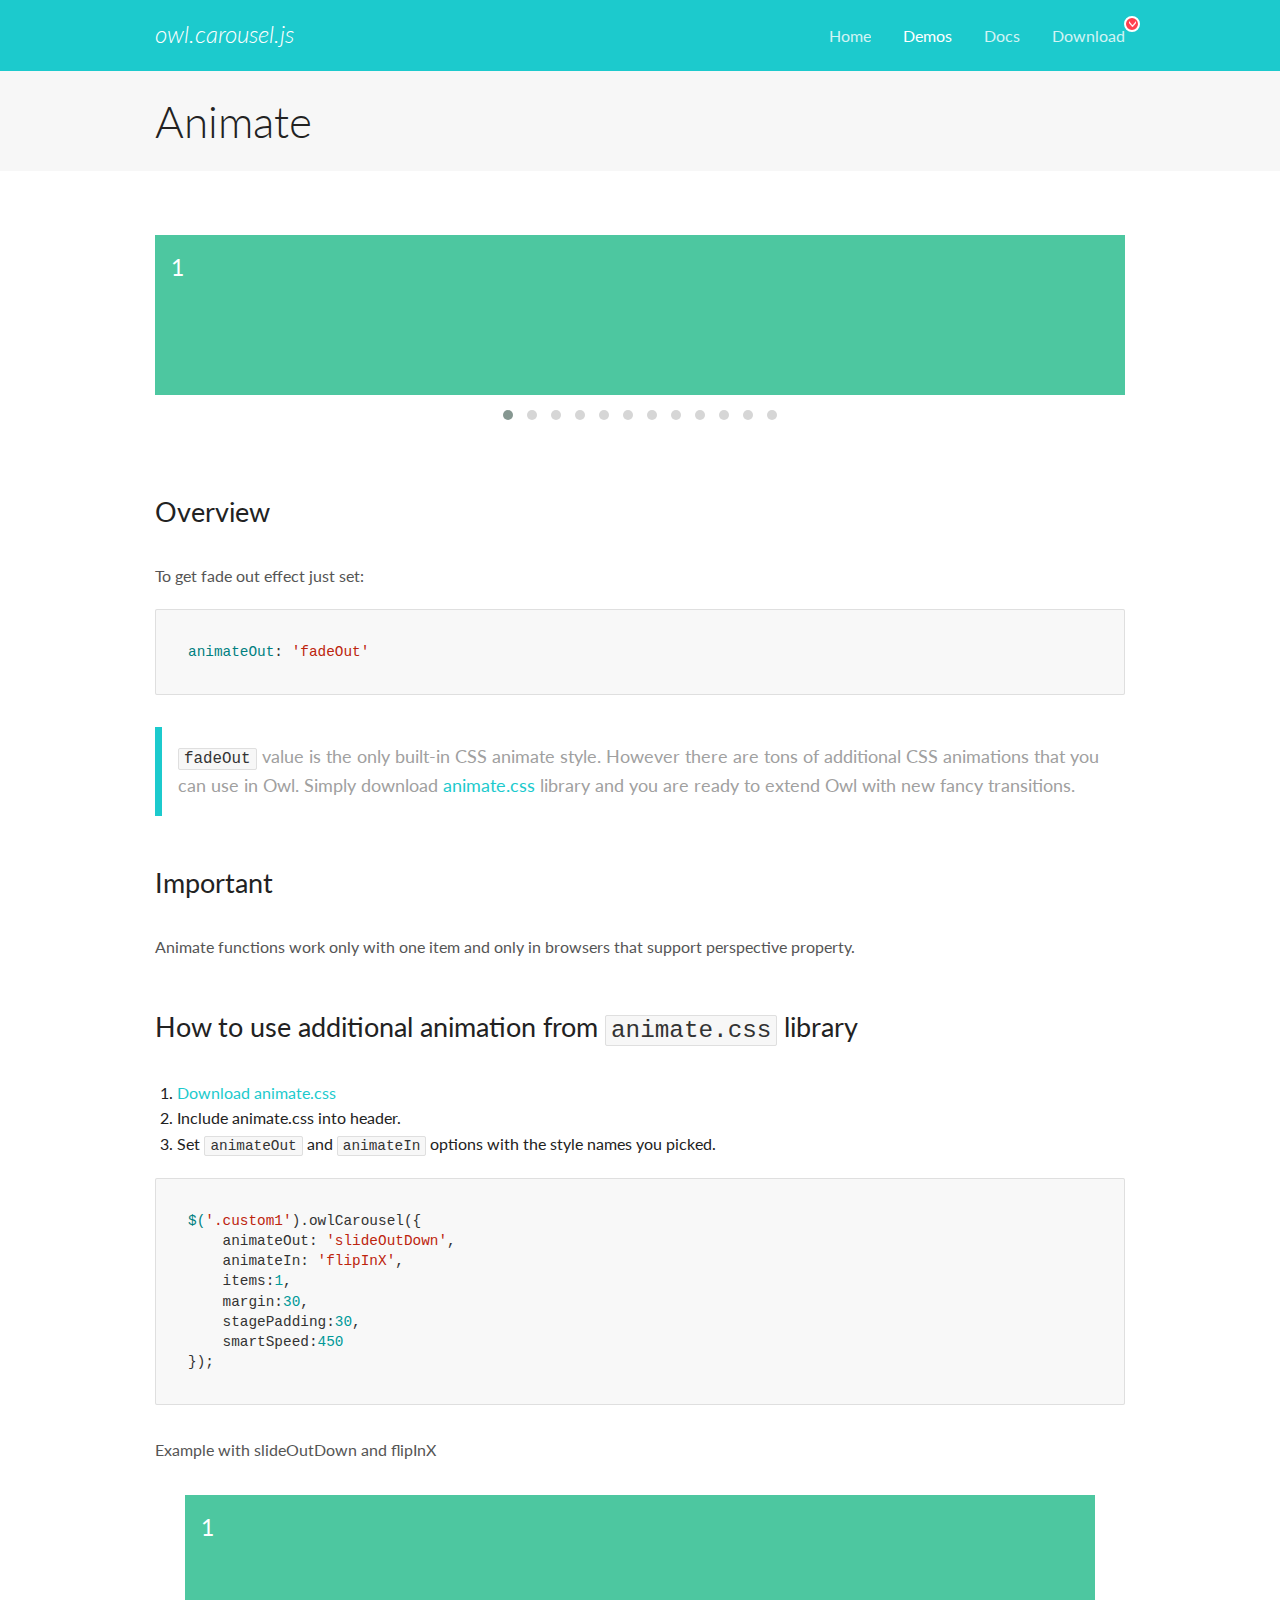
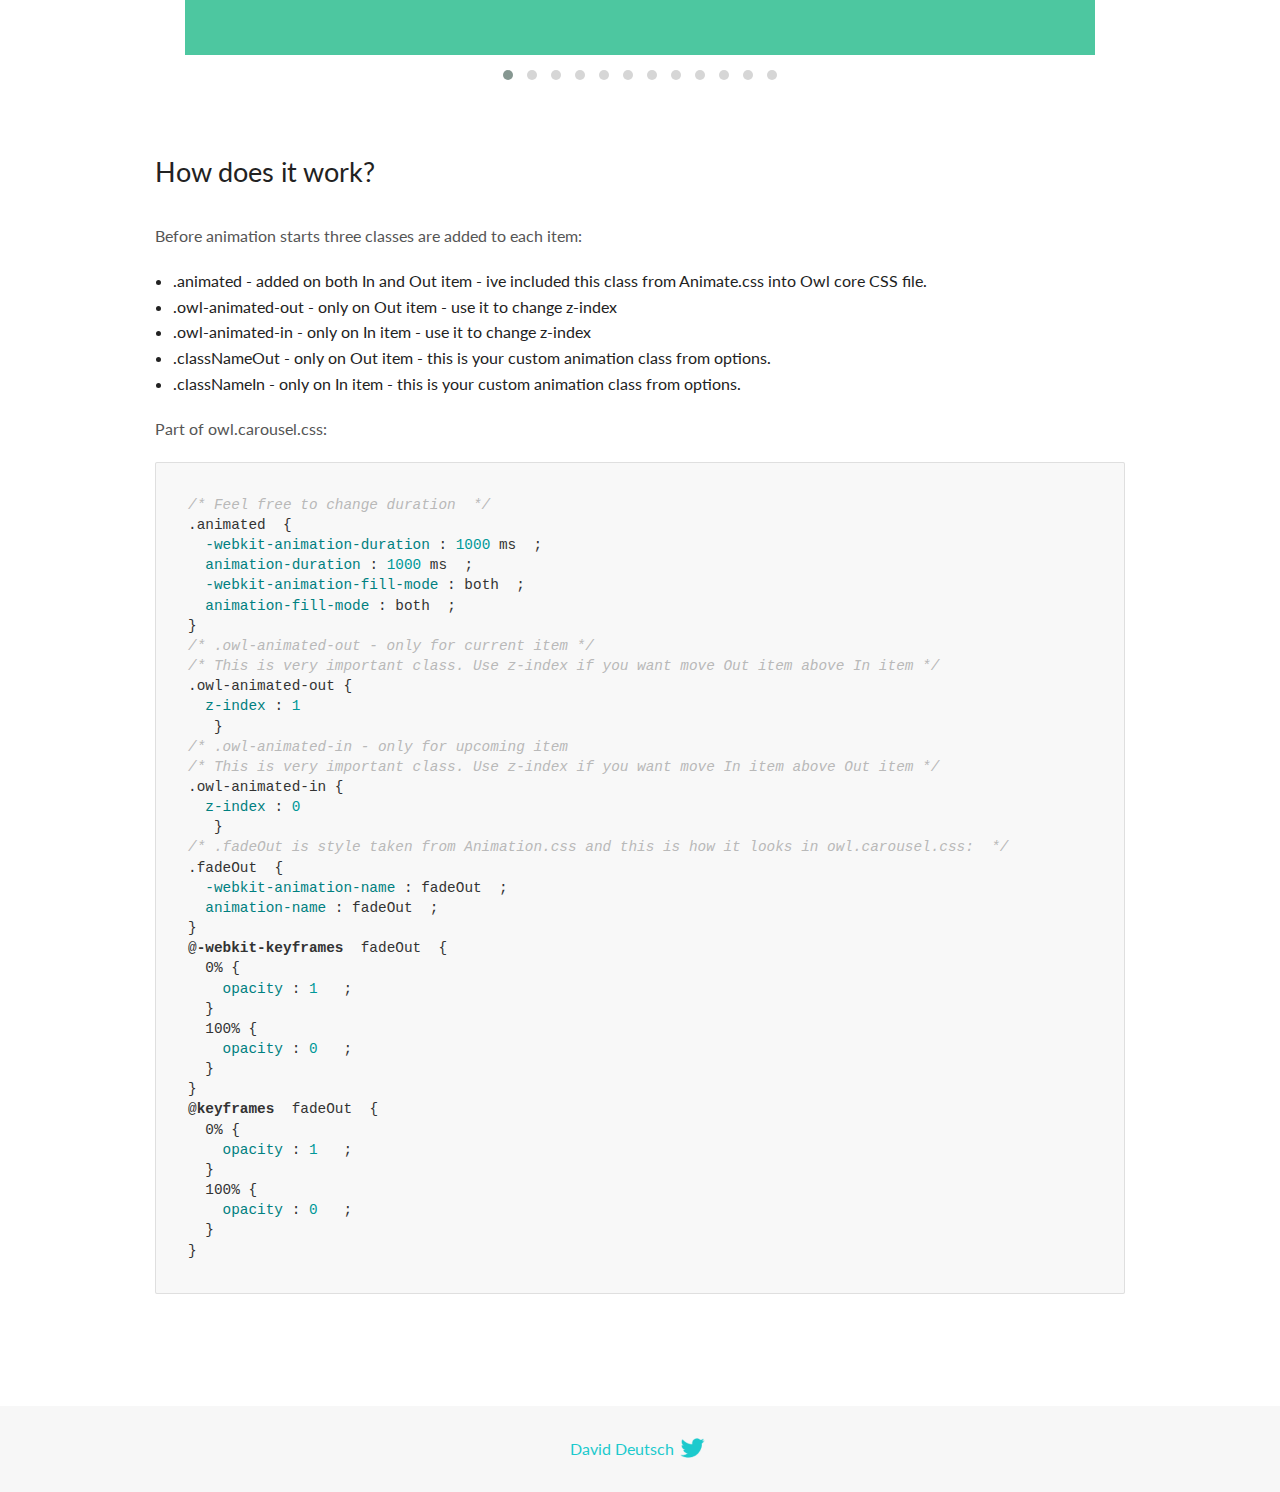
<file: lib/owlCarousel/OwlCarousel2-2.3.4/docs/demos/animate.html>
<!DOCTYPE html>
<html lang="en">
  <head>

    <!-- head -->
    <meta charset="utf-8">
    <meta name="msapplication-tap-highlight" content="no" />
    <meta name="viewport" content="width=device-width, initial-scale=1.0" />
    <meta name="description" content="Animate carousel">
    <meta name="author" content="David Deutsch">
    <title>
      Animate Demo | Owl Carousel | 2.3.4
    </title>

    <!-- Stylesheets -->
    <link href='https://fonts.googleapis.com/css?family=Lato:300,400,700,400italic,300italic' rel='stylesheet' type='text/css'>
    <link rel="stylesheet" href="../assets/css/docs.theme.min.css">

    <!-- Owl Stylesheets -->
    <link rel="stylesheet" href="../assets/owlcarousel/assets/owl.carousel.min.css">
    <link rel="stylesheet" href="../assets/owlcarousel/assets/owl.theme.default.min.css">

    <!-- HTML5 shim and Respond.js IE8 support of HTML5 elements and media queries -->

    <!--[if lt IE 9]>
      <script src="https://oss.maxcdn.com/libs/html5shiv/3.7.0/html5shiv.js"></script>
      <script src="https://oss.maxcdn.com/libs/respond.js/1.3.0/respond.min.js"></script>
    <![endif]-->

    <!-- Favicons -->
    <link rel="apple-touch-icon-precomposed" sizes="144x144" href="../assets/ico/apple-touch-icon-144-precomposed.png">
    <link rel="shortcut icon" href="../assets/ico/favicon.png">
    <link rel="shortcut icon" href="favicon.ico">

    <!-- Yeah i know js should not be in header. Its required for demos.-->

    <!-- javascript -->
    <script src="../assets/vendors/jquery.min.js"></script>
    <script src="../assets/owlcarousel/owl.carousel.js"></script>
  </head>
  <body>

    <!-- header -->
    <header class="header">
      <div class="row">
        <div class="large-12 columns">
          <div class="brand left">
            <h3>
              <a href="/OwlCarousel2/">owl.carousel.js</a> 
            </h3>
          </div>
          <a id="toggle-nav" class="right">
            <span></span> <span></span> <span></span> 
          </a> 
          <div class="nav-bar">
            <ul class="clearfix">
              <li> <a href="/OwlCarousel2/index.html">Home</a>  </li>
              <li class="active">
                <a href="/OwlCarousel2/demos/demos.html">Demos</a> 
              </li>
              <li> <a href="/OwlCarousel2/docs/started-welcome.html">Docs</a>  </li>
              <li>
                <a href="https://github.com/OwlCarousel2/OwlCarousel2/archive/2.3.4.zip">Download</a> 
                <span class="download"></span> 
              </li>
            </ul>
          </div>
        </div>
      </div>
    </header>

    <!-- title -->
    <section class="title">
      <div class="row">
        <div class="large-12 columns">
          <h1>Animate</h1>
        </div>
      </div>
    </section>

    <!--  Demos -->
    <section id="demos">
      <div class="row">
        <div class="large-12 columns">
          <div class="fadeOut owl-carousel owl-theme">
            <div class="item">
              <h4>1</h4>
            </div>
            <div class="item">
              <h4>2</h4>
            </div>
            <div class="item">
              <h4>3</h4>
            </div>
            <div class="item">
              <h4>4</h4>
            </div>
            <div class="item">
              <h4>5</h4>
            </div>
            <div class="item">
              <h4>6</h4>
            </div>
            <div class="item">
              <h4>7</h4>
            </div>
            <div class="item">
              <h4>8</h4>
            </div>
            <div class="item">
              <h4>9</h4>
            </div>
            <div class="item">
              <h4>10</h4>
            </div>
            <div class="item">
              <h4>11</h4>
            </div>
            <div class="item">
              <h4>12</h4>
            </div>
          </div>
          <h3 id="overview">Overview</h3>
          <p>To get fade out effect just set:</p>
          <pre><code>animateOut: &#39;fadeOut&#39;</code></pre>
          <blockquote>
            <p><code>fadeOut</code> value is the only built-in CSS animate style. However there are tons of additional CSS animations that you can use in Owl. Simply download
              <a href="https://daneden.github.io/animate.css/">animate.css</a>  library and you are ready to extend Owl with new fancy transitions.</p>
          </blockquote>
          <h3 id="important">Important</h3>
          <p>Animate functions work only with one item and only in browsers that support perspective property.</p>
          <h3 id="how-to-use-additional-animation-from-animate-css-library">How to use additional animation from <code>animate.css</code> library</h3>
          <ol>
            <li> <a href="https://daneden.github.io/animate.css/">Download animate.css</a>  </li>
            <li>Include animate.css into header.</li>
            <li>Set <code>animateOut</code> and <code>animateIn</code> options with the style names you picked.</li>
          </ol>
          <pre><code>$(&#39;.custom1&#39;).owlCarousel({
    animateOut: &#39;slideOutDown&#39;,
    animateIn: &#39;flipInX&#39;,
    items:1,
    margin:30,
    stagePadding:30,
    smartSpeed:450
});</code></pre>
          <p>Example with slideOutDown and flipInX</p>
          <div class="custom1 owl-carousel owl-theme">
            <div class="item">
              <h4>1</h4>
            </div>
            <div class="item">
              <h4>2</h4>
            </div>
            <div class="item">
              <h4>3</h4>
            </div>
            <div class="item">
              <h4>4</h4>
            </div>
            <div class="item">
              <h4>5</h4>
            </div>
            <div class="item">
              <h4>6</h4>
            </div>
            <div class="item">
              <h4>7</h4>
            </div>
            <div class="item">
              <h4>8</h4>
            </div>
            <div class="item">
              <h4>9</h4>
            </div>
            <div class="item">
              <h4>10</h4>
            </div>
            <div class="item">
              <h4>11</h4>
            </div>
            <div class="item">
              <h4>12</h4>
            </div>
          </div>
          <h3 id="how-does-it-work-">How does it work?</h3>
          <p>Before animation starts three classes are added to each item:</p>
          <ul>
            <li>.animated - added on both In and Out item - ive included this class from Animate.css into Owl core CSS file.</li>
            <li>.owl-animated-out - only on Out item - use it to change z-index</li>
            <li>.owl-animated-in - only on In item - use it to change z-index</li>
            <li>.classNameOut - only on Out item - this is your custom animation class from options.</li>
            <li>.classNameIn - only on In item - this is your custom animation class from options.</li>
          </ul>
          <p>Part of owl.carousel.css:</p>
          <pre><code class="language-css"><span class="comment">/* Feel free to change duration  */</span> 
<span class="class">.animated</span>  <span class="rules">{
  <span class="rule"><span class="attribute">-webkit-animation-duration</span> :<span class="value"> <span class="number">1000</span> ms</span> </span> ;
  <span class="rule"><span class="attribute">animation-duration</span> :<span class="value"> <span class="number">1000</span> ms</span> </span> ;
  <span class="rule"><span class="attribute">-webkit-animation-fill-mode</span> :<span class="value"> both</span> </span> ;
  <span class="rule"><span class="attribute">animation-fill-mode</span> :<span class="value"> both</span> </span> ;
<span class="rule">}</span> </span> 
<span class="comment">/* .owl-animated-out - only for current item */</span> 
<span class="comment">/* This is very important class. Use z-index if you want move Out item above In item */</span> 
<span class="class">.owl-animated-out</span> <span class="rules">{
  <span class="rule"><span class="attribute">z-index</span> :<span class="value"> <span class="number">1</span> 
</span> </span> </span> }
<span class="comment">/* .owl-animated-in - only for upcoming item
/* This is very important class. Use z-index if you want move In item above Out item */</span> 
<span class="class">.owl-animated-in</span> <span class="rules">{
  <span class="rule"><span class="attribute">z-index</span> :<span class="value"> <span class="number">0</span> 
</span> </span> </span> }
<span class="comment">/* .fadeOut is style taken from Animation.css and this is how it looks in owl.carousel.css:  */</span> 
<span class="class">.fadeOut</span>  <span class="rules">{
  <span class="rule"><span class="attribute">-webkit-animation-name</span> :<span class="value"> fadeOut</span> </span> ;
  <span class="rule"><span class="attribute">animation-name</span> :<span class="value"> fadeOut</span> </span> ;
<span class="rule">}</span> </span> 
<span class="at_rule">@<span class="keyword">-webkit-keyframes</span>  fadeOut </span> {
  0% <span class="rules">{
    <span class="rule"><span class="attribute">opacity</span> :<span class="value"> <span class="number">1</span> </span> </span> ;
  <span class="rule">}</span> </span> 
  100% <span class="rules">{
    <span class="rule"><span class="attribute">opacity</span> :<span class="value"> <span class="number">0</span> </span> </span> ;
  <span class="rule">}</span> </span> 
}
<span class="at_rule">@<span class="keyword">keyframes</span>  fadeOut </span> {
  0% <span class="rules">{
    <span class="rule"><span class="attribute">opacity</span> :<span class="value"> <span class="number">1</span> </span> </span> ;
  <span class="rule">}</span> </span> 
  100% <span class="rules">{
    <span class="rule"><span class="attribute">opacity</span> :<span class="value"> <span class="number">0</span> </span> </span> ;
  <span class="rule">}</span> </span> 
}</code></pre>
          <link rel="stylesheet" href="../assets/css/animate.css">
          <script>
            jQuery(document).ready(function($) {
              $('.fadeOut').owlCarousel({
                items: 1,
                animateOut: 'fadeOut',
                loop: true,
                margin: 10,
              });
              $('.custom1').owlCarousel({
                animateOut: 'slideOutDown',
                animateIn: 'flipInX',
                items: 1,
                margin: 30,
                stagePadding: 30,
                smartSpeed: 450
              });
            });
          </script>
        </div>
      </div>
    </section>

    <!-- footer -->
    <footer class="footer">
      <div class="row">
        <div class="large-12 columns">
          <h5>
            <a href="/OwlCarousel2/docs/support-contact.html">David Deutsch</a> 
            <a id="custom-tweet-button" href="https://twitter.com/share?url=https://github.com/OwlCarousel2/OwlCarousel2&text=Owl Carousel - This is so awesome! " target="_blank"></a> 
          </h5>
        </div>
      </div>
    </footer>

    <!-- vendors -->
    <script src="../assets/vendors/highlight.js"></script>
    <script src="../assets/js/app.js"></script>
  </body>
</html>
</file>
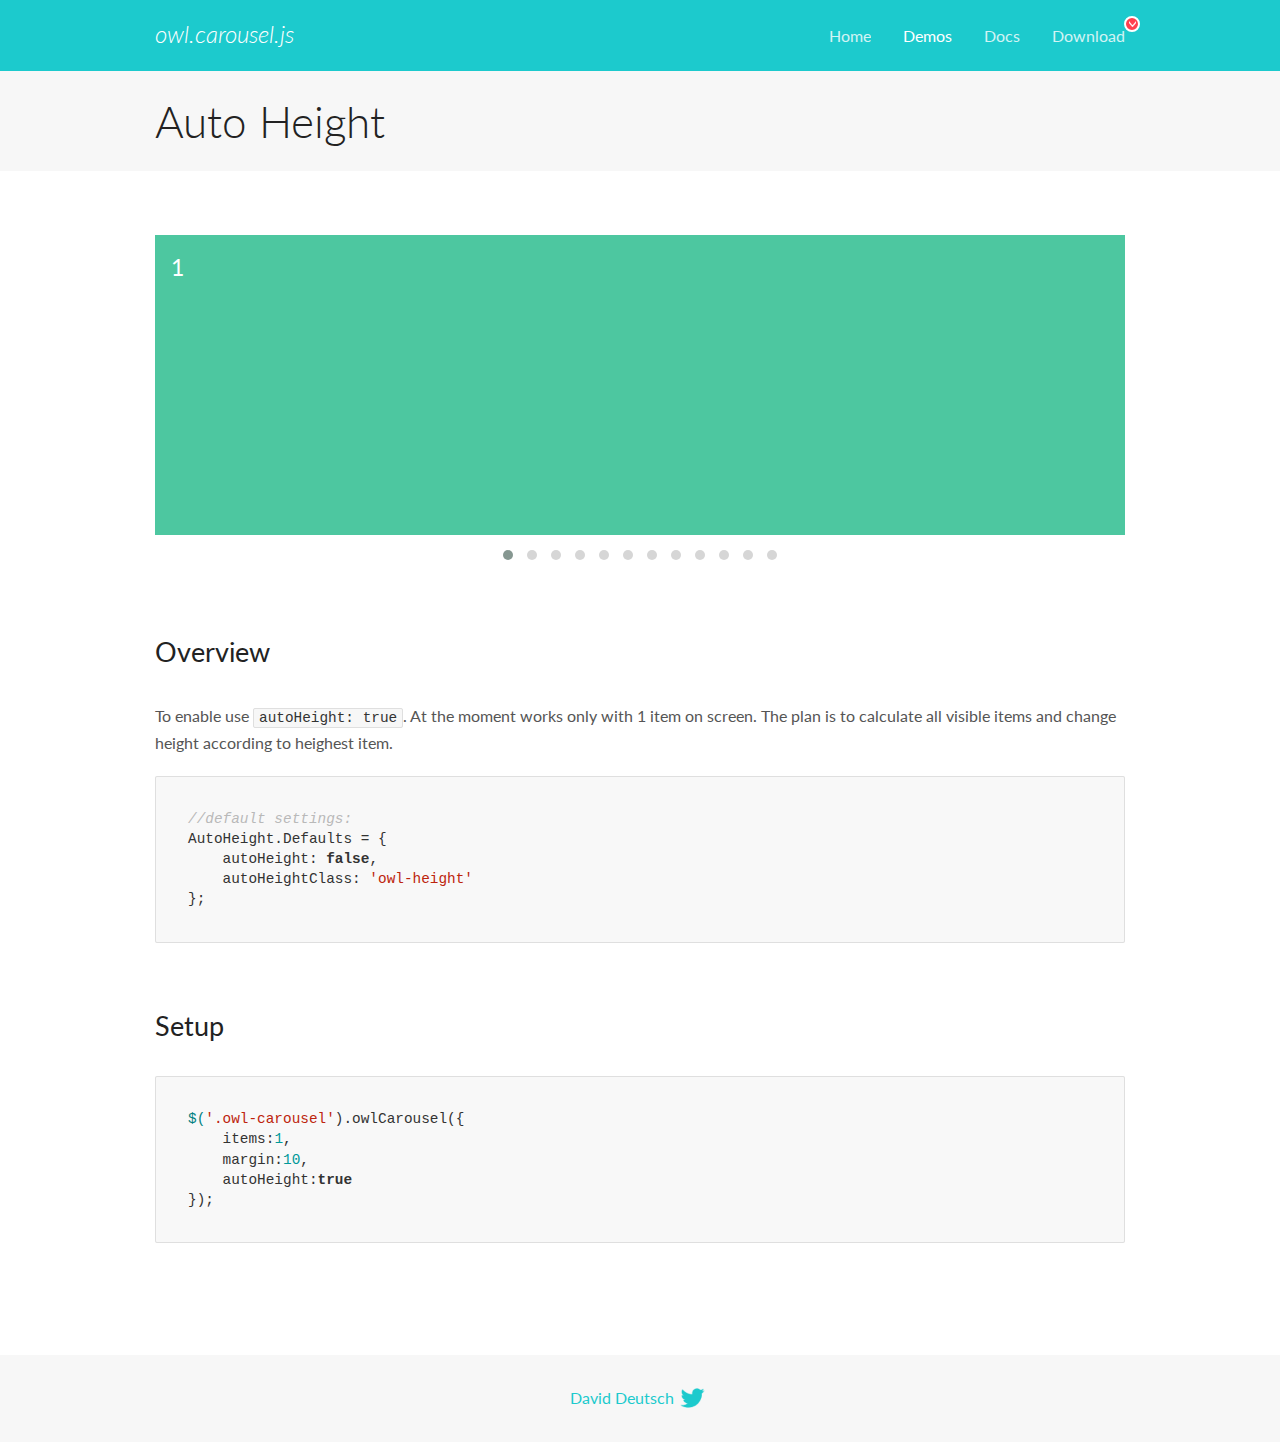
<file: lib/owlCarousel/OwlCarousel2-2.3.4/docs/demos/autoheight.html>
<!DOCTYPE html>
<html lang="en">
  <head>

    <!-- head -->
    <meta charset="utf-8">
    <meta name="msapplication-tap-highlight" content="no" />
    <meta name="viewport" content="width=device-width, initial-scale=1.0" />
    <meta name="description" content="autoHeight usage demo">
    <meta name="author" content="David Deutsch">
    <title>
      Auto Height Demo | Owl Carousel | 2.3.4
    </title>

    <!-- Stylesheets -->
    <link href='https://fonts.googleapis.com/css?family=Lato:300,400,700,400italic,300italic' rel='stylesheet' type='text/css'>
    <link rel="stylesheet" href="../assets/css/docs.theme.min.css">

    <!-- Owl Stylesheets -->
    <link rel="stylesheet" href="../assets/owlcarousel/assets/owl.carousel.min.css">
    <link rel="stylesheet" href="../assets/owlcarousel/assets/owl.theme.default.min.css">

    <!-- HTML5 shim and Respond.js IE8 support of HTML5 elements and media queries -->

    <!--[if lt IE 9]>
      <script src="https://oss.maxcdn.com/libs/html5shiv/3.7.0/html5shiv.js"></script>
      <script src="https://oss.maxcdn.com/libs/respond.js/1.3.0/respond.min.js"></script>
    <![endif]-->

    <!-- Favicons -->
    <link rel="apple-touch-icon-precomposed" sizes="144x144" href="../assets/ico/apple-touch-icon-144-precomposed.png">
    <link rel="shortcut icon" href="../assets/ico/favicon.png">
    <link rel="shortcut icon" href="favicon.ico">

    <!-- Yeah i know js should not be in header. Its required for demos.-->

    <!-- javascript -->
    <script src="../assets/vendors/jquery.min.js"></script>
    <script src="../assets/owlcarousel/owl.carousel.js"></script>
  </head>
  <body>

    <!-- header -->
    <header class="header">
      <div class="row">
        <div class="large-12 columns">
          <div class="brand left">
            <h3>
              <a href="/OwlCarousel2/">owl.carousel.js</a> 
            </h3>
          </div>
          <a id="toggle-nav" class="right">
            <span></span> <span></span> <span></span> 
          </a> 
          <div class="nav-bar">
            <ul class="clearfix">
              <li> <a href="/OwlCarousel2/index.html">Home</a>  </li>
              <li class="active">
                <a href="/OwlCarousel2/demos/demos.html">Demos</a> 
              </li>
              <li> <a href="/OwlCarousel2/docs/started-welcome.html">Docs</a>  </li>
              <li>
                <a href="https://github.com/OwlCarousel2/OwlCarousel2/archive/2.3.4.zip">Download</a> 
                <span class="download"></span> 
              </li>
            </ul>
          </div>
        </div>
      </div>
    </header>

    <!-- title -->
    <section class="title">
      <div class="row">
        <div class="large-12 columns">
          <h1>Auto Height</h1>
        </div>
      </div>
    </section>

    <!--  Demos -->
    <section id="demos">
      <div class="row">
        <div class="large-12 columns">
          <div class="owl-carousel owl-theme">
            <div class="item" style="height:300px">
              <h4>1</h4>
            </div>
            <div class="item" style="height:100px">
              <h4>2</h4>
            </div>
            <div class="item" style="height:500px">
              <h4>3</h4>
            </div>
            <div class="item" style="height:250px">
              <h4>4</h4>
            </div>
            <div class="item" style="height:400px">
              <h4>5</h4>
            </div>
            <div class="item" style="height:500px">
              <h4>6</h4>
            </div>
            <div class="item" style="height:600px">
              <h4>7</h4>
            </div>
            <div class="item" style="height:400px">
              <h4>8</h4>
            </div>
            <div class="item" style="height:300px">
              <h4>9</h4>
            </div>
            <div class="item" style="height:350px">
              <h4>10</h4>
            </div>
            <div class="item" style="height:200px">
              <h4>11</h4>
            </div>
            <div class="item" style="height:150px">
              <h4>12</h4>
            </div>
          </div>
          <h3 id="overview">Overview</h3>
          <p>To enable use <code>autoHeight: true</code>. At the moment works only with 1 item on screen. The plan is to calculate all visible items and change height according to heighest item.</p>
          <pre><code>//default settings:
AutoHeight.Defaults = {
    autoHeight: false,
    autoHeightClass: &#39;owl-height&#39;
};</code></pre>
          <h3 id="setup">Setup</h3>
          <pre><code>$(&#39;.owl-carousel&#39;).owlCarousel({
    items:1,
    margin:10,
    autoHeight:true
});</code></pre>
          <script>
            $(document).ready(function() {
              $('.owl-carousel').owlCarousel({
                items: 1,
                margin: 10,
                autoHeight: true
              });
            })
          </script>
        </div>
      </div>
    </section>

    <!-- footer -->
    <footer class="footer">
      <div class="row">
        <div class="large-12 columns">
          <h5>
            <a href="/OwlCarousel2/docs/support-contact.html">David Deutsch</a> 
            <a id="custom-tweet-button" href="https://twitter.com/share?url=https://github.com/OwlCarousel2/OwlCarousel2&text=Owl Carousel - This is so awesome! " target="_blank"></a> 
          </h5>
        </div>
      </div>
    </footer>

    <!-- vendors -->
    <script src="../assets/vendors/highlight.js"></script>
    <script src="../assets/js/app.js"></script>
  </body>
</html>
</file>
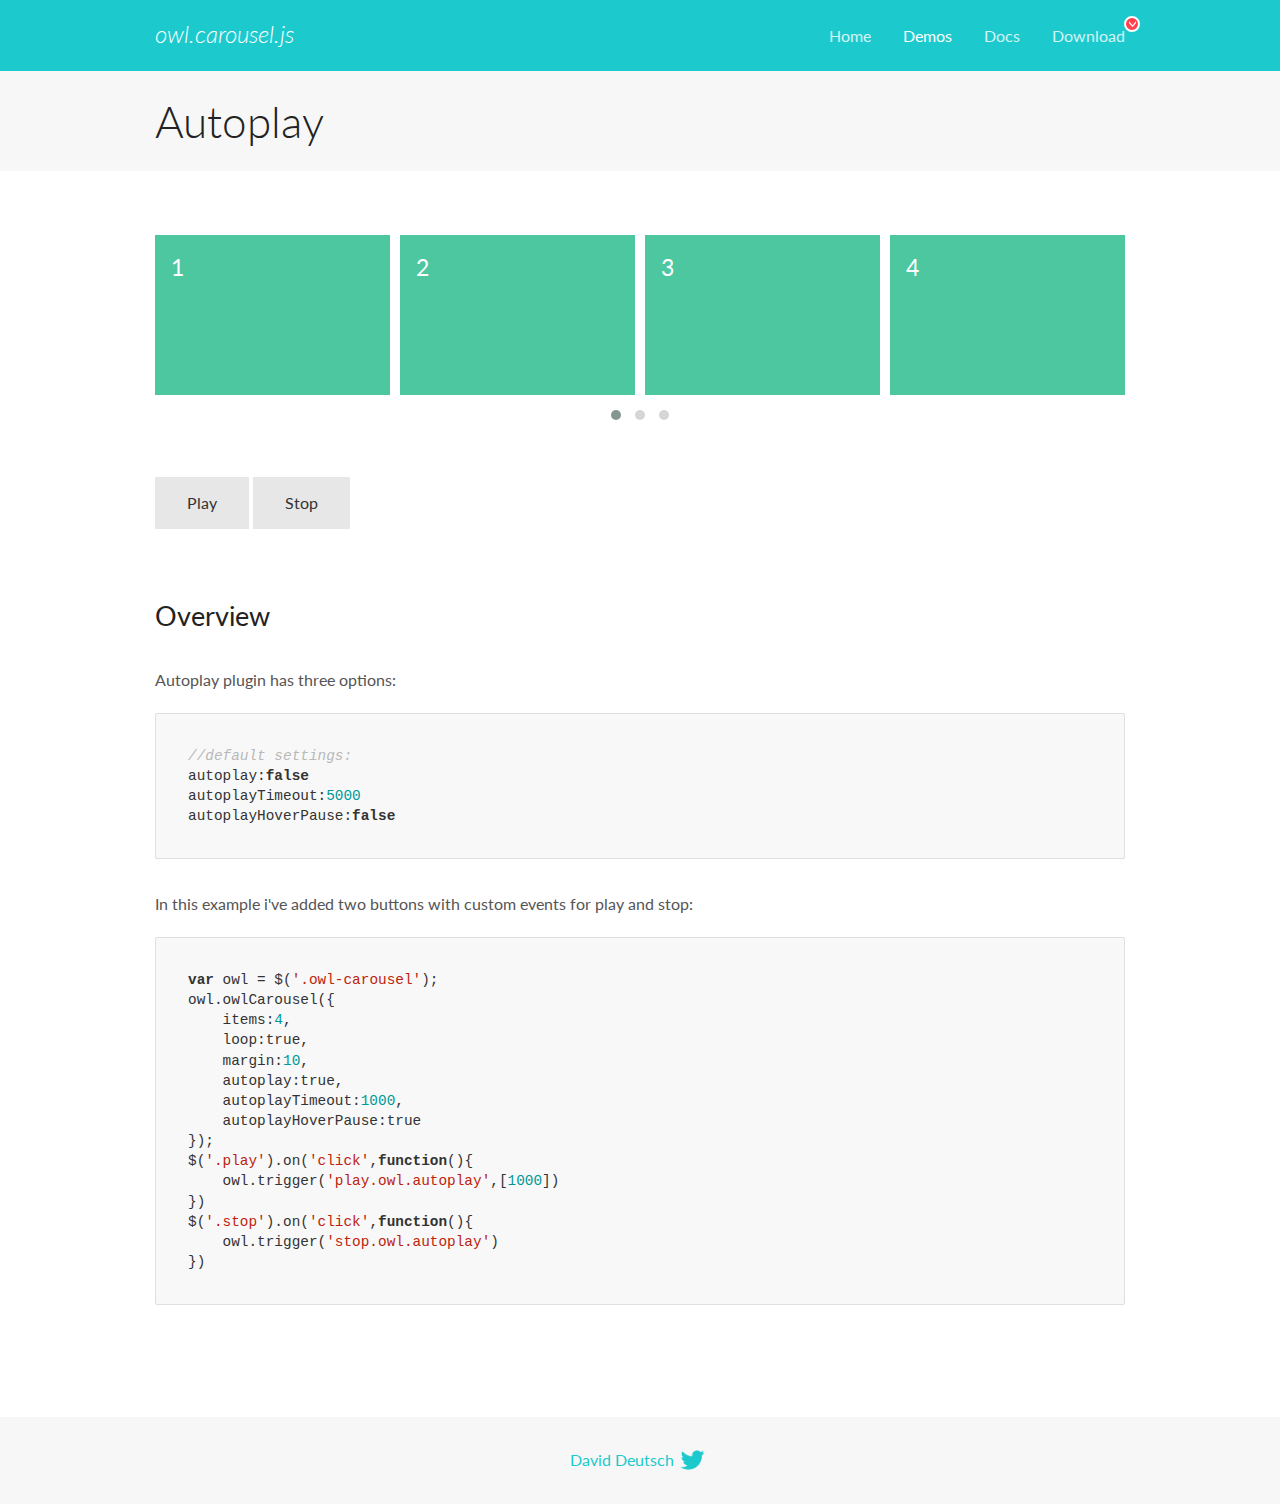
<file: lib/owlCarousel/OwlCarousel2-2.3.4/docs/demos/autoplay.html>
<!DOCTYPE html>
<html lang="en">
  <head>

    <!-- head -->
    <meta charset="utf-8">
    <meta name="msapplication-tap-highlight" content="no" />
    <meta name="viewport" content="width=device-width, initial-scale=1.0" />
    <meta name="description" content="Autoplay usage demo">
    <meta name="author" content="David Deutsch">
    <title>
      Autoplay Demo | Owl Carousel | 2.3.4
    </title>

    <!-- Stylesheets -->
    <link href='https://fonts.googleapis.com/css?family=Lato:300,400,700,400italic,300italic' rel='stylesheet' type='text/css'>
    <link rel="stylesheet" href="../assets/css/docs.theme.min.css">

    <!-- Owl Stylesheets -->
    <link rel="stylesheet" href="../assets/owlcarousel/assets/owl.carousel.min.css">
    <link rel="stylesheet" href="../assets/owlcarousel/assets/owl.theme.default.min.css">

    <!-- HTML5 shim and Respond.js IE8 support of HTML5 elements and media queries -->

    <!--[if lt IE 9]>
      <script src="https://oss.maxcdn.com/libs/html5shiv/3.7.0/html5shiv.js"></script>
      <script src="https://oss.maxcdn.com/libs/respond.js/1.3.0/respond.min.js"></script>
    <![endif]-->

    <!-- Favicons -->
    <link rel="apple-touch-icon-precomposed" sizes="144x144" href="../assets/ico/apple-touch-icon-144-precomposed.png">
    <link rel="shortcut icon" href="../assets/ico/favicon.png">
    <link rel="shortcut icon" href="favicon.ico">

    <!-- Yeah i know js should not be in header. Its required for demos.-->

    <!-- javascript -->
    <script src="../assets/vendors/jquery.min.js"></script>
    <script src="../assets/owlcarousel/owl.carousel.js"></script>
  </head>
  <body>

    <!-- header -->
    <header class="header">
      <div class="row">
        <div class="large-12 columns">
          <div class="brand left">
            <h3>
              <a href="/OwlCarousel2/">owl.carousel.js</a> 
            </h3>
          </div>
          <a id="toggle-nav" class="right">
            <span></span> <span></span> <span></span> 
          </a> 
          <div class="nav-bar">
            <ul class="clearfix">
              <li> <a href="/OwlCarousel2/index.html">Home</a>  </li>
              <li class="active">
                <a href="/OwlCarousel2/demos/demos.html">Demos</a> 
              </li>
              <li> <a href="/OwlCarousel2/docs/started-welcome.html">Docs</a>  </li>
              <li>
                <a href="https://github.com/OwlCarousel2/OwlCarousel2/archive/2.3.4.zip">Download</a> 
                <span class="download"></span> 
              </li>
            </ul>
          </div>
        </div>
      </div>
    </header>

    <!-- title -->
    <section class="title">
      <div class="row">
        <div class="large-12 columns">
          <h1>Autoplay</h1>
        </div>
      </div>
    </section>

    <!--  Demos -->
    <section id="demos">
      <div class="row">
        <div class="large-12 columns">
          <div class="owl-carousel owl-theme">
            <div class="item">
              <h4>1</h4>
            </div>
            <div class="item">
              <h4>2</h4>
            </div>
            <div class="item">
              <h4>3</h4>
            </div>
            <div class="item">
              <h4>4</h4>
            </div>
            <div class="item">
              <h4>5</h4>
            </div>
            <div class="item">
              <h4>6</h4>
            </div>
            <div class="item">
              <h4>7</h4>
            </div>
            <div class="item">
              <h4>8</h4>
            </div>
            <div class="item">
              <h4>9</h4>
            </div>
            <div class="item">
              <h4>10</h4>
            </div>
            <div class="item">
              <h4>11</h4>
            </div>
            <div class="item">
              <h4>12</h4>
            </div>
          </div>
          <a class="button secondary play">Play</a> 
          <a class="button secondary stop">Stop</a> 
          <h3 id="overview">Overview</h3>
          <p>Autoplay plugin has three options:</p>
          <pre><code>//default settings:
autoplay:false
autoplayTimeout:5000
autoplayHoverPause:false</code></pre>
          <p>In this example i&#39;ve added two buttons with custom events for play and stop:</p>
          <pre><code>var owl = $(&#39;.owl-carousel&#39;);
owl.owlCarousel({
    items:4,
    loop:true,
    margin:10,
    autoplay:true,
    autoplayTimeout:1000,
    autoplayHoverPause:true
});
$(&#39;.play&#39;).on(&#39;click&#39;,function(){
    owl.trigger(&#39;play.owl.autoplay&#39;,[1000])
})
$(&#39;.stop&#39;).on(&#39;click&#39;,function(){
    owl.trigger(&#39;stop.owl.autoplay&#39;)
})</code></pre>
          <script>
            $(document).ready(function() {
              var owl = $('.owl-carousel');
              owl.owlCarousel({
                items: 4,
                loop: true,
                margin: 10,
                autoplay: true,
                autoplayTimeout: 1000,
                autoplayHoverPause: true
              });
              $('.play').on('click', function() {
                owl.trigger('play.owl.autoplay', [1000])
              })
              $('.stop').on('click', function() {
                owl.trigger('stop.owl.autoplay')
              })
            })
          </script>
        </div>
      </div>
    </section>

    <!-- footer -->
    <footer class="footer">
      <div class="row">
        <div class="large-12 columns">
          <h5>
            <a href="/OwlCarousel2/docs/support-contact.html">David Deutsch</a> 
            <a id="custom-tweet-button" href="https://twitter.com/share?url=https://github.com/OwlCarousel2/OwlCarousel2&text=Owl Carousel - This is so awesome! " target="_blank"></a> 
          </h5>
        </div>
      </div>
    </footer>

    <!-- vendors -->
    <script src="../assets/vendors/highlight.js"></script>
    <script src="../assets/js/app.js"></script>
  </body>
</html>
</file>
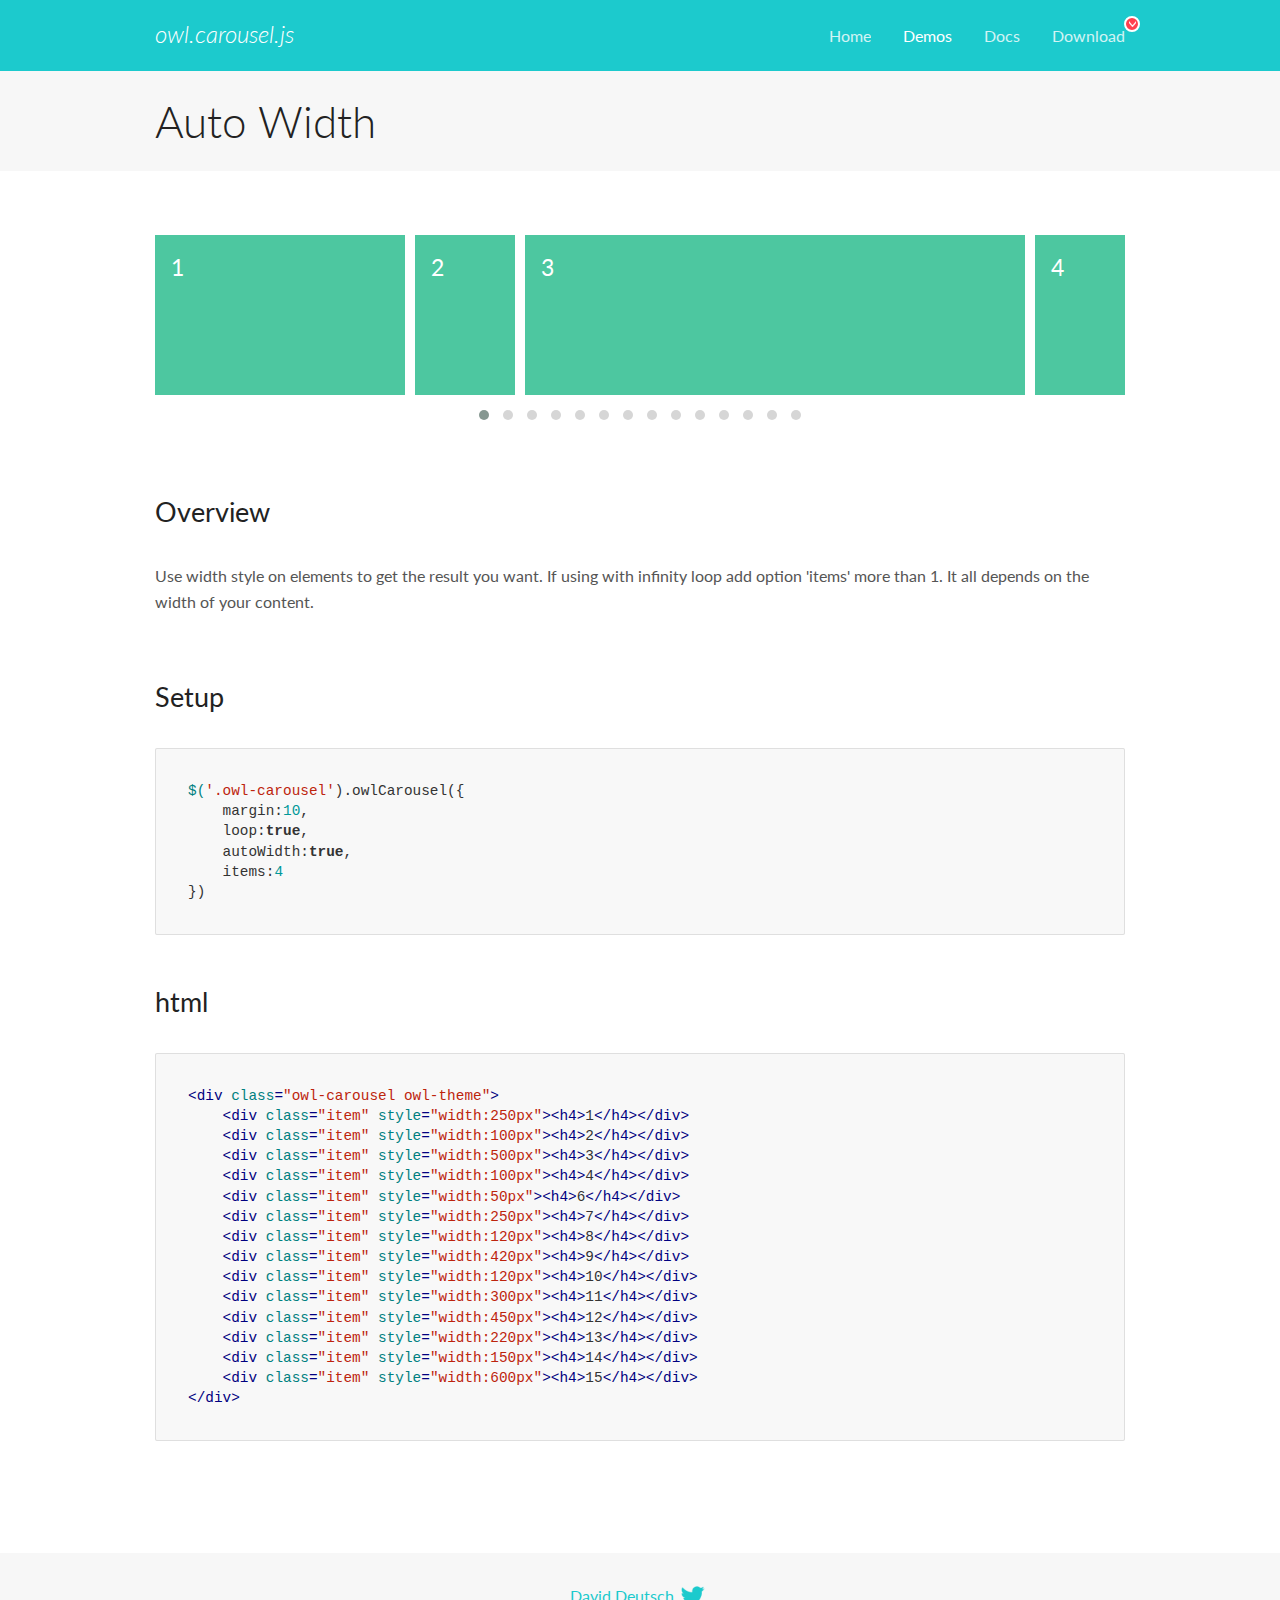
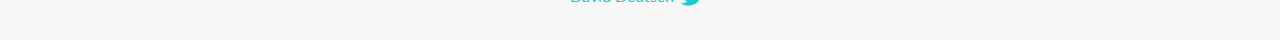
<file: lib/owlCarousel/OwlCarousel2-2.3.4/docs/demos/autowidth.html>
<!DOCTYPE html>
<html lang="en">
  <head>

    <!-- head -->
    <meta charset="utf-8">
    <meta name="msapplication-tap-highlight" content="no" />
    <meta name="viewport" content="width=device-width, initial-scale=1.0" />
    <meta name="description" content="Auto Width">
    <meta name="author" content="David Deutsch">
    <title>
      Auto Width Demo | Owl Carousel | 2.3.4
    </title>

    <!-- Stylesheets -->
    <link href='https://fonts.googleapis.com/css?family=Lato:300,400,700,400italic,300italic' rel='stylesheet' type='text/css'>
    <link rel="stylesheet" href="../assets/css/docs.theme.min.css">

    <!-- Owl Stylesheets -->
    <link rel="stylesheet" href="../assets/owlcarousel/assets/owl.carousel.min.css">
    <link rel="stylesheet" href="../assets/owlcarousel/assets/owl.theme.default.min.css">

    <!-- HTML5 shim and Respond.js IE8 support of HTML5 elements and media queries -->

    <!--[if lt IE 9]>
      <script src="https://oss.maxcdn.com/libs/html5shiv/3.7.0/html5shiv.js"></script>
      <script src="https://oss.maxcdn.com/libs/respond.js/1.3.0/respond.min.js"></script>
    <![endif]-->

    <!-- Favicons -->
    <link rel="apple-touch-icon-precomposed" sizes="144x144" href="../assets/ico/apple-touch-icon-144-precomposed.png">
    <link rel="shortcut icon" href="../assets/ico/favicon.png">
    <link rel="shortcut icon" href="favicon.ico">

    <!-- Yeah i know js should not be in header. Its required for demos.-->

    <!-- javascript -->
    <script src="../assets/vendors/jquery.min.js"></script>
    <script src="../assets/owlcarousel/owl.carousel.js"></script>
  </head>
  <body>

    <!-- header -->
    <header class="header">
      <div class="row">
        <div class="large-12 columns">
          <div class="brand left">
            <h3>
              <a href="/OwlCarousel2/">owl.carousel.js</a> 
            </h3>
          </div>
          <a id="toggle-nav" class="right">
            <span></span> <span></span> <span></span> 
          </a> 
          <div class="nav-bar">
            <ul class="clearfix">
              <li> <a href="/OwlCarousel2/index.html">Home</a>  </li>
              <li class="active">
                <a href="/OwlCarousel2/demos/demos.html">Demos</a> 
              </li>
              <li> <a href="/OwlCarousel2/docs/started-welcome.html">Docs</a>  </li>
              <li>
                <a href="https://github.com/OwlCarousel2/OwlCarousel2/archive/2.3.4.zip">Download</a> 
                <span class="download"></span> 
              </li>
            </ul>
          </div>
        </div>
      </div>
    </header>

    <!-- title -->
    <section class="title">
      <div class="row">
        <div class="large-12 columns">
          <h1>Auto Width</h1>
        </div>
      </div>
    </section>

    <!--  Demos -->
    <section id="demos">
      <div class="row">
        <div class="large-12 columns">
          <div class="owl-carousel owl-theme">
            <div class="item" style="width:250px">
              <h4>1</h4>
            </div>
            <div class="item" style="width:100px">
              <h4>2</h4>
            </div>
            <div class="item" style="width:500px">
              <h4>3</h4>
            </div>
            <div class="item" style="width:100px">
              <h4>4</h4>
            </div>
            <div class="item" style="width:50px">
              <h4>6</h4>
            </div>
            <div class="item" style="width:250px">
              <h4>7</h4>
            </div>
            <div class="item" style="width:120px">
              <h4>8</h4>
            </div>
            <div class="item" style="width:420px">
              <h4>9</h4>
            </div>
            <div class="item" style="width:120px">
              <h4>10</h4>
            </div>
            <div class="item" style="width:300px">
              <h4>11</h4>
            </div>
            <div class="item" style="width:450px">
              <h4>12</h4>
            </div>
            <div class="item" style="width:220px">
              <h4>13</h4>
            </div>
            <div class="item" style="width:150px">
              <h4>14</h4>
            </div>
            <div class="item" style="width:600px">
              <h4>15</h4>
            </div>
          </div>
          <h3 id="overview">Overview</h3>
          <p>Use width style on elements to get the result you want. If using with infinity loop add option &#39;items&#39; more than 1. It all depends on the width of your content.</p>
          <h3 id="setup">Setup</h3>
          <pre><code>$(&#39;.owl-carousel&#39;).owlCarousel({
    margin:10,
    loop:true,
    autoWidth:true,
    items:4
})</code></pre>
          <h3 id="html">html</h3>
          <pre><code>&lt;div class=&quot;owl-carousel owl-theme&quot;&gt;
    &lt;div class=&quot;item&quot; style=&quot;width:250px&quot;&gt;&lt;h4&gt;1&lt;/h4&gt;&lt;/div&gt;
    &lt;div class=&quot;item&quot; style=&quot;width:100px&quot;&gt;&lt;h4&gt;2&lt;/h4&gt;&lt;/div&gt;
    &lt;div class=&quot;item&quot; style=&quot;width:500px&quot;&gt;&lt;h4&gt;3&lt;/h4&gt;&lt;/div&gt;
    &lt;div class=&quot;item&quot; style=&quot;width:100px&quot;&gt;&lt;h4&gt;4&lt;/h4&gt;&lt;/div&gt;
    &lt;div class=&quot;item&quot; style=&quot;width:50px&quot;&gt;&lt;h4&gt;6&lt;/h4&gt;&lt;/div&gt;
    &lt;div class=&quot;item&quot; style=&quot;width:250px&quot;&gt;&lt;h4&gt;7&lt;/h4&gt;&lt;/div&gt;
    &lt;div class=&quot;item&quot; style=&quot;width:120px&quot;&gt;&lt;h4&gt;8&lt;/h4&gt;&lt;/div&gt;
    &lt;div class=&quot;item&quot; style=&quot;width:420px&quot;&gt;&lt;h4&gt;9&lt;/h4&gt;&lt;/div&gt;
    &lt;div class=&quot;item&quot; style=&quot;width:120px&quot;&gt;&lt;h4&gt;10&lt;/h4&gt;&lt;/div&gt;
    &lt;div class=&quot;item&quot; style=&quot;width:300px&quot;&gt;&lt;h4&gt;11&lt;/h4&gt;&lt;/div&gt;
    &lt;div class=&quot;item&quot; style=&quot;width:450px&quot;&gt;&lt;h4&gt;12&lt;/h4&gt;&lt;/div&gt;
    &lt;div class=&quot;item&quot; style=&quot;width:220px&quot;&gt;&lt;h4&gt;13&lt;/h4&gt;&lt;/div&gt;
    &lt;div class=&quot;item&quot; style=&quot;width:150px&quot;&gt;&lt;h4&gt;14&lt;/h4&gt;&lt;/div&gt;
    &lt;div class=&quot;item&quot; style=&quot;width:600px&quot;&gt;&lt;h4&gt;15&lt;/h4&gt;&lt;/div&gt;
&lt;/div&gt;</code></pre>
          <script>
            $(document).ready(function() {
              $('.owl-carousel').owlCarousel({
                margin: 10,
                loop: true,
                autoWidth: true,
                items: 4
              })
            })
          </script>
        </div>
      </div>
    </section>

    <!-- footer -->
    <footer class="footer">
      <div class="row">
        <div class="large-12 columns">
          <h5>
            <a href="/OwlCarousel2/docs/support-contact.html">David Deutsch</a> 
            <a id="custom-tweet-button" href="https://twitter.com/share?url=https://github.com/OwlCarousel2/OwlCarousel2&text=Owl Carousel - This is so awesome! " target="_blank"></a> 
          </h5>
        </div>
      </div>
    </footer>

    <!-- vendors -->
    <script src="../assets/vendors/highlight.js"></script>
    <script src="../assets/js/app.js"></script>
  </body>
</html>
</file>
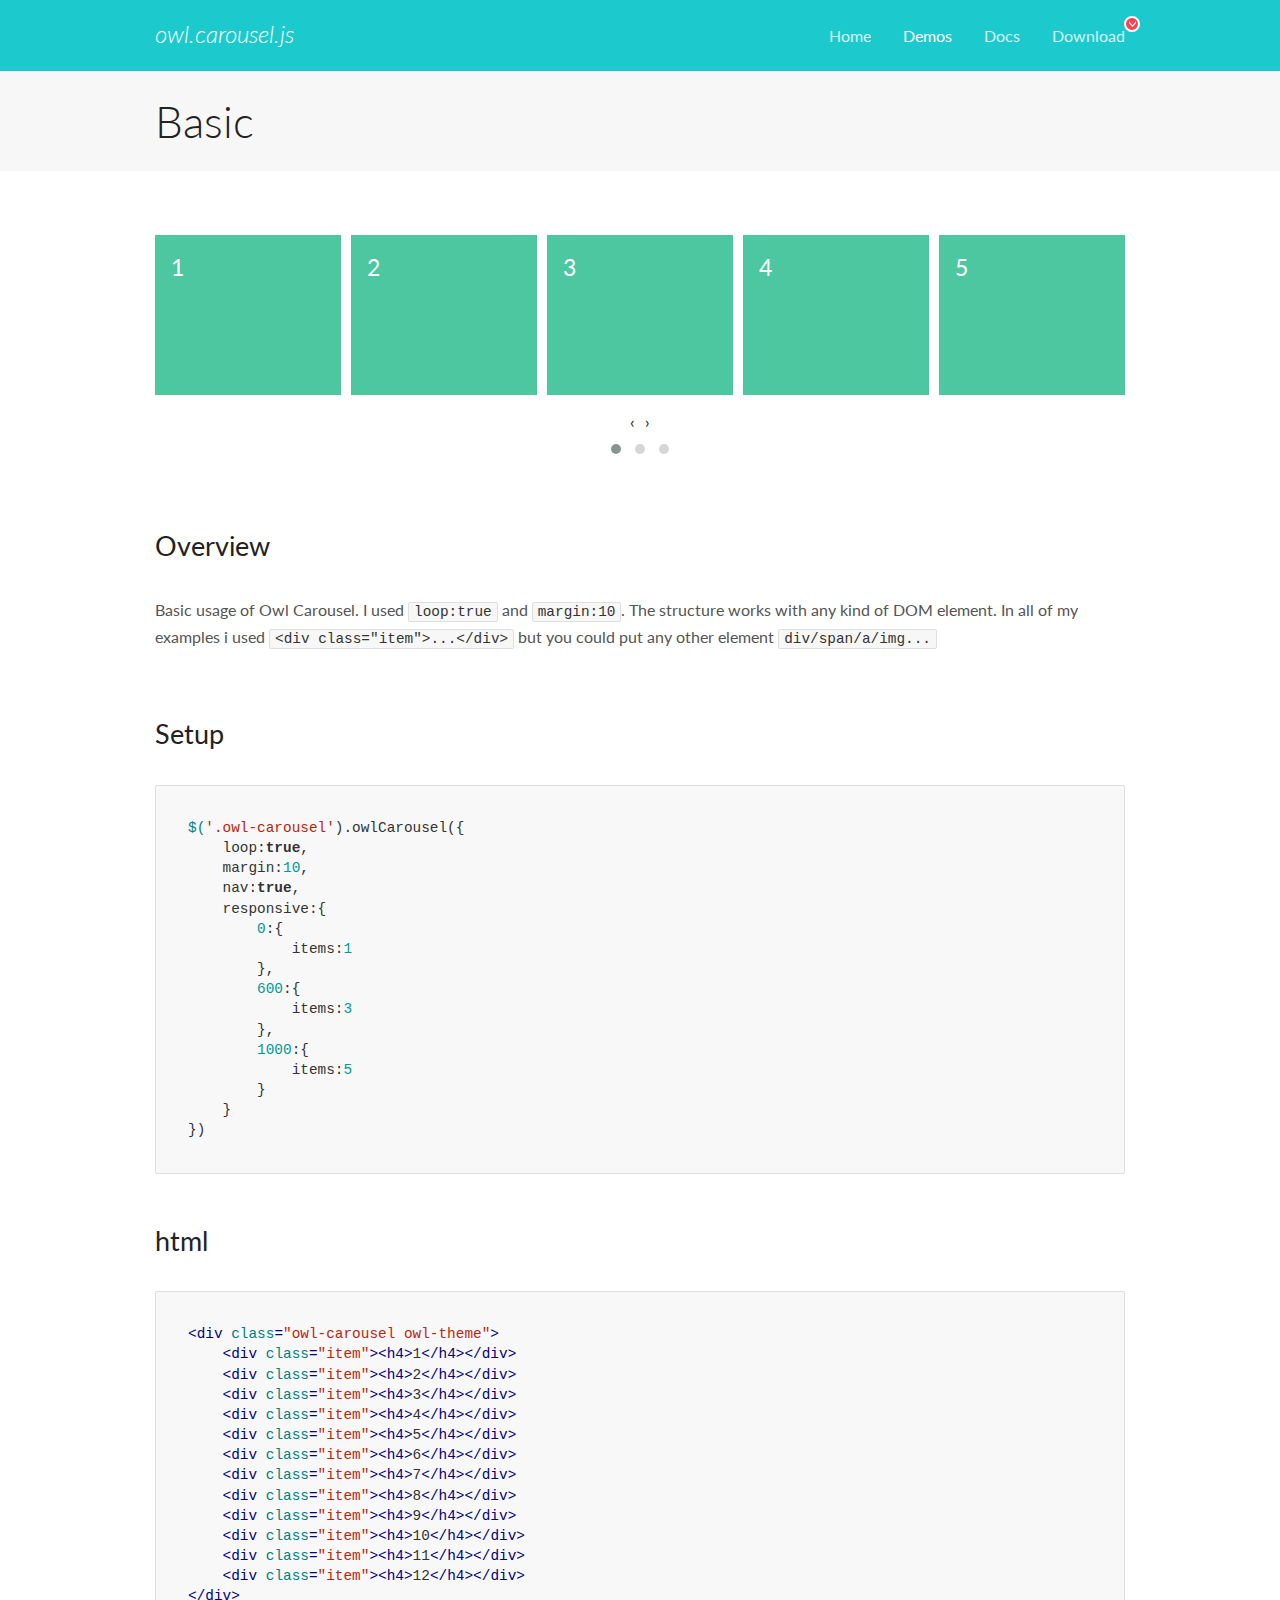
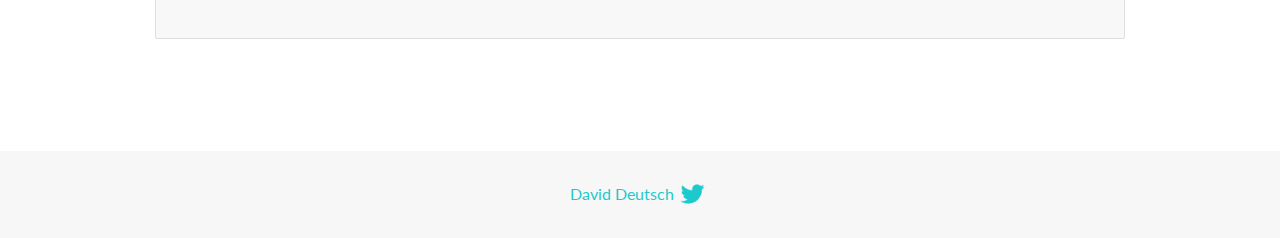
<file: lib/owlCarousel/OwlCarousel2-2.3.4/docs/demos/basic.html>
<!DOCTYPE html>
<html lang="en">
  <head>

    <!-- head -->
    <meta charset="utf-8">
    <meta name="msapplication-tap-highlight" content="no" />
    <meta name="viewport" content="width=device-width, initial-scale=1.0" />
    <meta name="description" content="Basic usage demo">
    <meta name="author" content="David Deutsch">
    <title>
      Basic Demo | Owl Carousel | 2.3.4
    </title>

    <!-- Stylesheets -->
    <link href='https://fonts.googleapis.com/css?family=Lato:300,400,700,400italic,300italic' rel='stylesheet' type='text/css'>
    <link rel="stylesheet" href="../assets/css/docs.theme.min.css">

    <!-- Owl Stylesheets -->
    <link rel="stylesheet" href="../assets/owlcarousel/assets/owl.carousel.min.css">
    <link rel="stylesheet" href="../assets/owlcarousel/assets/owl.theme.default.min.css">

    <!-- HTML5 shim and Respond.js IE8 support of HTML5 elements and media queries -->

    <!--[if lt IE 9]>
      <script src="https://oss.maxcdn.com/libs/html5shiv/3.7.0/html5shiv.js"></script>
      <script src="https://oss.maxcdn.com/libs/respond.js/1.3.0/respond.min.js"></script>
    <![endif]-->

    <!-- Favicons -->
    <link rel="apple-touch-icon-precomposed" sizes="144x144" href="../assets/ico/apple-touch-icon-144-precomposed.png">
    <link rel="shortcut icon" href="../assets/ico/favicon.png">
    <link rel="shortcut icon" href="favicon.ico">

    <!-- Yeah i know js should not be in header. Its required for demos.-->

    <!-- javascript -->
    <script src="../assets/vendors/jquery.min.js"></script>
    <script src="../assets/owlcarousel/owl.carousel.js"></script>
  </head>
  <body>

    <!-- header -->
    <header class="header">
      <div class="row">
        <div class="large-12 columns">
          <div class="brand left">
            <h3>
              <a href="/OwlCarousel2/">owl.carousel.js</a> 
            </h3>
          </div>
          <a id="toggle-nav" class="right">
            <span></span> <span></span> <span></span> 
          </a> 
          <div class="nav-bar">
            <ul class="clearfix">
              <li> <a href="/OwlCarousel2/index.html">Home</a>  </li>
              <li class="active">
                <a href="/OwlCarousel2/demos/demos.html">Demos</a> 
              </li>
              <li> <a href="/OwlCarousel2/docs/started-welcome.html">Docs</a>  </li>
              <li>
                <a href="https://github.com/OwlCarousel2/OwlCarousel2/archive/2.3.4.zip">Download</a> 
                <span class="download"></span> 
              </li>
            </ul>
          </div>
        </div>
      </div>
    </header>

    <!-- title -->
    <section class="title">
      <div class="row">
        <div class="large-12 columns">
          <h1>Basic</h1>
        </div>
      </div>
    </section>

    <!--  Demos -->
    <section id="demos">
      <div class="row">
        <div class="large-12 columns">
          <div class="owl-carousel owl-theme">
            <div class="item">
              <h4>1</h4>
            </div>
            <div class="item">
              <h4>2</h4>
            </div>
            <div class="item">
              <h4>3</h4>
            </div>
            <div class="item">
              <h4>4</h4>
            </div>
            <div class="item">
              <h4>5</h4>
            </div>
            <div class="item">
              <h4>6</h4>
            </div>
            <div class="item">
              <h4>7</h4>
            </div>
            <div class="item">
              <h4>8</h4>
            </div>
            <div class="item">
              <h4>9</h4>
            </div>
            <div class="item">
              <h4>10</h4>
            </div>
            <div class="item">
              <h4>11</h4>
            </div>
            <div class="item">
              <h4>12</h4>
            </div>
          </div>
          <h3 id="overview">Overview</h3>
          <p>Basic usage of Owl Carousel. I used <code>loop:true</code> and <code>margin:10</code>. The structure works with any kind of DOM element. In all of my examples i used <code>&lt;div class=&quot;item&quot;&gt;...&lt;/div&gt;</code> but you could
            put any other element <code>div/span/a/img...</code></p>
          <h3 id="setup">Setup</h3>
          <pre><code>$(&#39;.owl-carousel&#39;).owlCarousel({
    loop:true,
    margin:10,
    nav:true,
    responsive:{
        0:{
            items:1
        },
        600:{
            items:3
        },
        1000:{
            items:5
        }
    }
})</code></pre>
          <h3 id="html">html</h3>
          <pre><code>&lt;div class=&quot;owl-carousel owl-theme&quot;&gt;
    &lt;div class=&quot;item&quot;&gt;&lt;h4&gt;1&lt;/h4&gt;&lt;/div&gt;
    &lt;div class=&quot;item&quot;&gt;&lt;h4&gt;2&lt;/h4&gt;&lt;/div&gt;
    &lt;div class=&quot;item&quot;&gt;&lt;h4&gt;3&lt;/h4&gt;&lt;/div&gt;
    &lt;div class=&quot;item&quot;&gt;&lt;h4&gt;4&lt;/h4&gt;&lt;/div&gt;
    &lt;div class=&quot;item&quot;&gt;&lt;h4&gt;5&lt;/h4&gt;&lt;/div&gt;
    &lt;div class=&quot;item&quot;&gt;&lt;h4&gt;6&lt;/h4&gt;&lt;/div&gt;
    &lt;div class=&quot;item&quot;&gt;&lt;h4&gt;7&lt;/h4&gt;&lt;/div&gt;
    &lt;div class=&quot;item&quot;&gt;&lt;h4&gt;8&lt;/h4&gt;&lt;/div&gt;
    &lt;div class=&quot;item&quot;&gt;&lt;h4&gt;9&lt;/h4&gt;&lt;/div&gt;
    &lt;div class=&quot;item&quot;&gt;&lt;h4&gt;10&lt;/h4&gt;&lt;/div&gt;
    &lt;div class=&quot;item&quot;&gt;&lt;h4&gt;11&lt;/h4&gt;&lt;/div&gt;
    &lt;div class=&quot;item&quot;&gt;&lt;h4&gt;12&lt;/h4&gt;&lt;/div&gt;
&lt;/div&gt;</code></pre>
          <script>
            $(document).ready(function() {
              var owl = $('.owl-carousel');
              owl.owlCarousel({
                margin: 10,
                nav: true,
                loop: true,
                responsive: {
                  0: {
                    items: 1
                  },
                  600: {
                    items: 3
                  },
                  1000: {
                    items: 5
                  }
                }
              })
            })
          </script>
        </div>
      </div>
    </section>

    <!-- footer -->
    <footer class="footer">
      <div class="row">
        <div class="large-12 columns">
          <h5>
            <a href="/OwlCarousel2/docs/support-contact.html">David Deutsch</a> 
            <a id="custom-tweet-button" href="https://twitter.com/share?url=https://github.com/OwlCarousel2/OwlCarousel2&text=Owl Carousel - This is so awesome! " target="_blank"></a> 
          </h5>
        </div>
      </div>
    </footer>

    <!-- vendors -->
    <script src="../assets/vendors/highlight.js"></script>
    <script src="../assets/js/app.js"></script>
  </body>
</html>
</file>
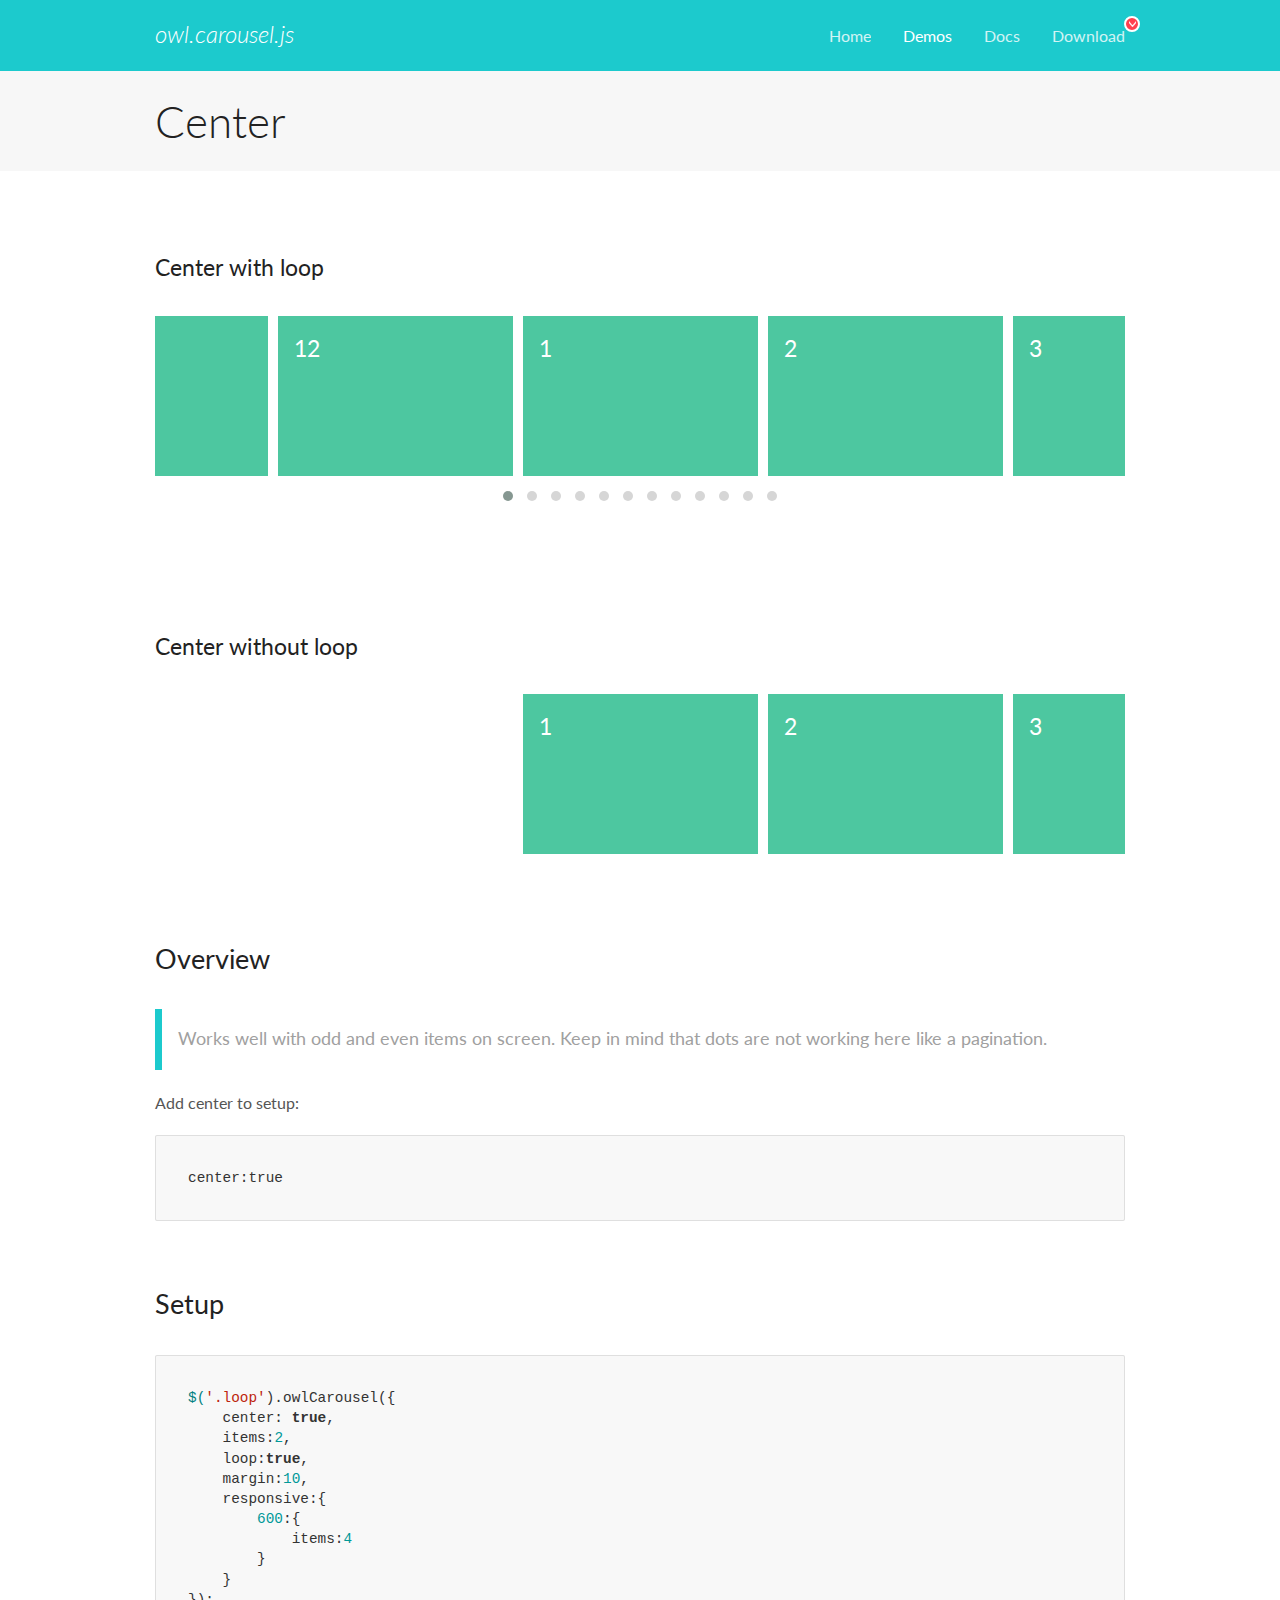
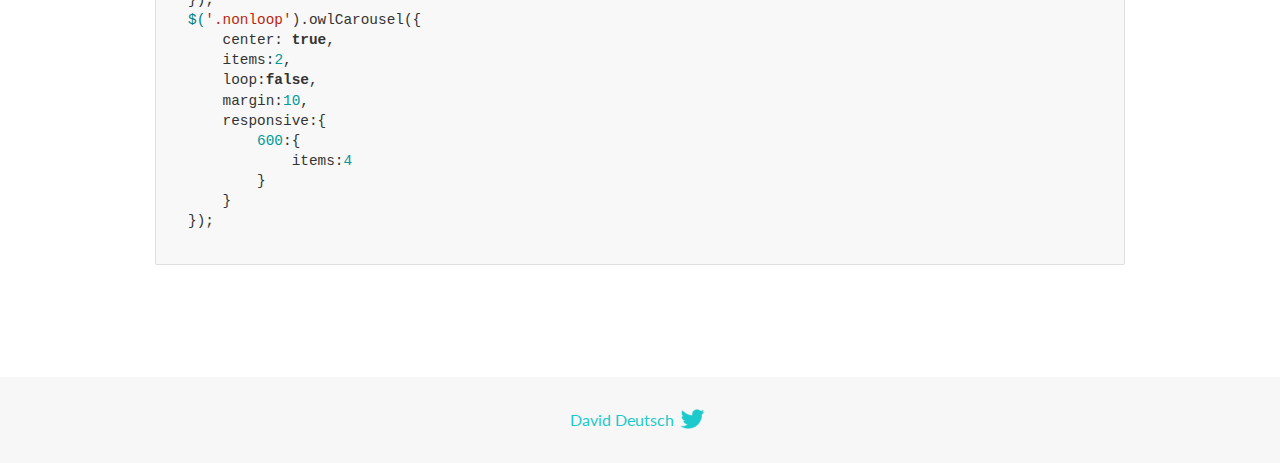
<file: lib/owlCarousel/OwlCarousel2-2.3.4/docs/demos/center.html>
<!DOCTYPE html>
<html lang="en">
  <head>

    <!-- head -->
    <meta charset="utf-8">
    <meta name="msapplication-tap-highlight" content="no" />
    <meta name="viewport" content="width=device-width, initial-scale=1.0" />
    <meta name="description" content="Center carousel">
    <meta name="author" content="David Deutsch">
    <title>
      Center Demo | Owl Carousel | 2.3.4
    </title>

    <!-- Stylesheets -->
    <link href='https://fonts.googleapis.com/css?family=Lato:300,400,700,400italic,300italic' rel='stylesheet' type='text/css'>
    <link rel="stylesheet" href="../assets/css/docs.theme.min.css">

    <!-- Owl Stylesheets -->
    <link rel="stylesheet" href="../assets/owlcarousel/assets/owl.carousel.min.css">
    <link rel="stylesheet" href="../assets/owlcarousel/assets/owl.theme.default.min.css">

    <!-- HTML5 shim and Respond.js IE8 support of HTML5 elements and media queries -->

    <!--[if lt IE 9]>
      <script src="https://oss.maxcdn.com/libs/html5shiv/3.7.0/html5shiv.js"></script>
      <script src="https://oss.maxcdn.com/libs/respond.js/1.3.0/respond.min.js"></script>
    <![endif]-->

    <!-- Favicons -->
    <link rel="apple-touch-icon-precomposed" sizes="144x144" href="../assets/ico/apple-touch-icon-144-precomposed.png">
    <link rel="shortcut icon" href="../assets/ico/favicon.png">
    <link rel="shortcut icon" href="favicon.ico">

    <!-- Yeah i know js should not be in header. Its required for demos.-->

    <!-- javascript -->
    <script src="../assets/vendors/jquery.min.js"></script>
    <script src="../assets/owlcarousel/owl.carousel.js"></script>
  </head>
  <body>

    <!-- header -->
    <header class="header">
      <div class="row">
        <div class="large-12 columns">
          <div class="brand left">
            <h3>
              <a href="/OwlCarousel2/">owl.carousel.js</a> 
            </h3>
          </div>
          <a id="toggle-nav" class="right">
            <span></span> <span></span> <span></span> 
          </a> 
          <div class="nav-bar">
            <ul class="clearfix">
              <li> <a href="/OwlCarousel2/index.html">Home</a>  </li>
              <li class="active">
                <a href="/OwlCarousel2/demos/demos.html">Demos</a> 
              </li>
              <li> <a href="/OwlCarousel2/docs/started-welcome.html">Docs</a>  </li>
              <li>
                <a href="https://github.com/OwlCarousel2/OwlCarousel2/archive/2.3.4.zip">Download</a> 
                <span class="download"></span> 
              </li>
            </ul>
          </div>
        </div>
      </div>
    </header>

    <!-- title -->
    <section class="title">
      <div class="row">
        <div class="large-12 columns">
          <h1>Center</h1>
        </div>
      </div>
    </section>

    <!--  Demos -->
    <section id="demos">
      <div class="row">
        <div class="large-12 columns">
          <h4 id="center-with-loop">Center with loop</h4>
          <div class="loop owl-carousel owl-theme">
            <div class="item">
              <h4>1</h4>
            </div>
            <div class="item">
              <h4>2</h4>
            </div>
            <div class="item">
              <h4>3</h4>
            </div>
            <div class="item">
              <h4>4</h4>
            </div>
            <div class="item">
              <h4>5</h4>
            </div>
            <div class="item">
              <h4>6</h4>
            </div>
            <div class="item">
              <h4>7</h4>
            </div>
            <div class="item">
              <h4>8</h4>
            </div>
            <div class="item">
              <h4>9</h4>
            </div>
            <div class="item">
              <h4>10</h4>
            </div>
            <div class="item">
              <h4>11</h4>
            </div>
            <div class="item">
              <h4>12</h4>
            </div>
          </div>
          <br>
          <h4 id="center-without-loop">Center without loop</h4>
          <div class="nonloop owl-carousel">
            <div class="item">
              <h4>1</h4>
            </div>
            <div class="item">
              <h4>2</h4>
            </div>
            <div class="item">
              <h4>3</h4>
            </div>
            <div class="item">
              <h4>4</h4>
            </div>
            <div class="item">
              <h4>5</h4>
            </div>
            <div class="item">
              <h4>6</h4>
            </div>
            <div class="item">
              <h4>7</h4>
            </div>
            <div class="item">
              <h4>8</h4>
            </div>
            <div class="item">
              <h4>9</h4>
            </div>
            <div class="item">
              <h4>10</h4>
            </div>
            <div class="item">
              <h4>11</h4>
            </div>
            <div class="item">
              <h4>12</h4>
            </div>
          </div>
          <h3 id="overview">Overview</h3>
          <blockquote>
            <p>Works well with odd and even items on screen. Keep in mind that dots are not working here like a pagination.</p>
          </blockquote>
          <p>Add center to setup:</p>
          <pre><code>center:true</code></pre>
          <h3 id="setup">Setup</h3>
          <pre><code>$(&#39;.loop&#39;).owlCarousel({
    center: true,
    items:2,
    loop:true,
    margin:10,
    responsive:{
        600:{
            items:4
        }
    }
});
$(&#39;.nonloop&#39;).owlCarousel({
    center: true,
    items:2,
    loop:false,
    margin:10,
    responsive:{
        600:{
            items:4
        }
    }
});</code></pre>
          <script>
            jQuery(document).ready(function($) {
              $('.loop').owlCarousel({
                center: true,
                items: 2,
                loop: true,
                margin: 10,
                responsive: {
                  600: {
                    items: 4
                  }
                }
              });
              $('.nonloop').owlCarousel({
                center: true,
                items: 2,
                loop: false,
                margin: 10,
                responsive: {
                  600: {
                    items: 4
                  }
                }
              });
            });
          </script>
        </div>
      </div>
    </section>

    <!-- footer -->
    <footer class="footer">
      <div class="row">
        <div class="large-12 columns">
          <h5>
            <a href="/OwlCarousel2/docs/support-contact.html">David Deutsch</a> 
            <a id="custom-tweet-button" href="https://twitter.com/share?url=https://github.com/OwlCarousel2/OwlCarousel2&text=Owl Carousel - This is so awesome! " target="_blank"></a> 
          </h5>
        </div>
      </div>
    </footer>

    <!-- vendors -->
    <script src="../assets/vendors/highlight.js"></script>
    <script src="../assets/js/app.js"></script>
  </body>
</html>
</file>
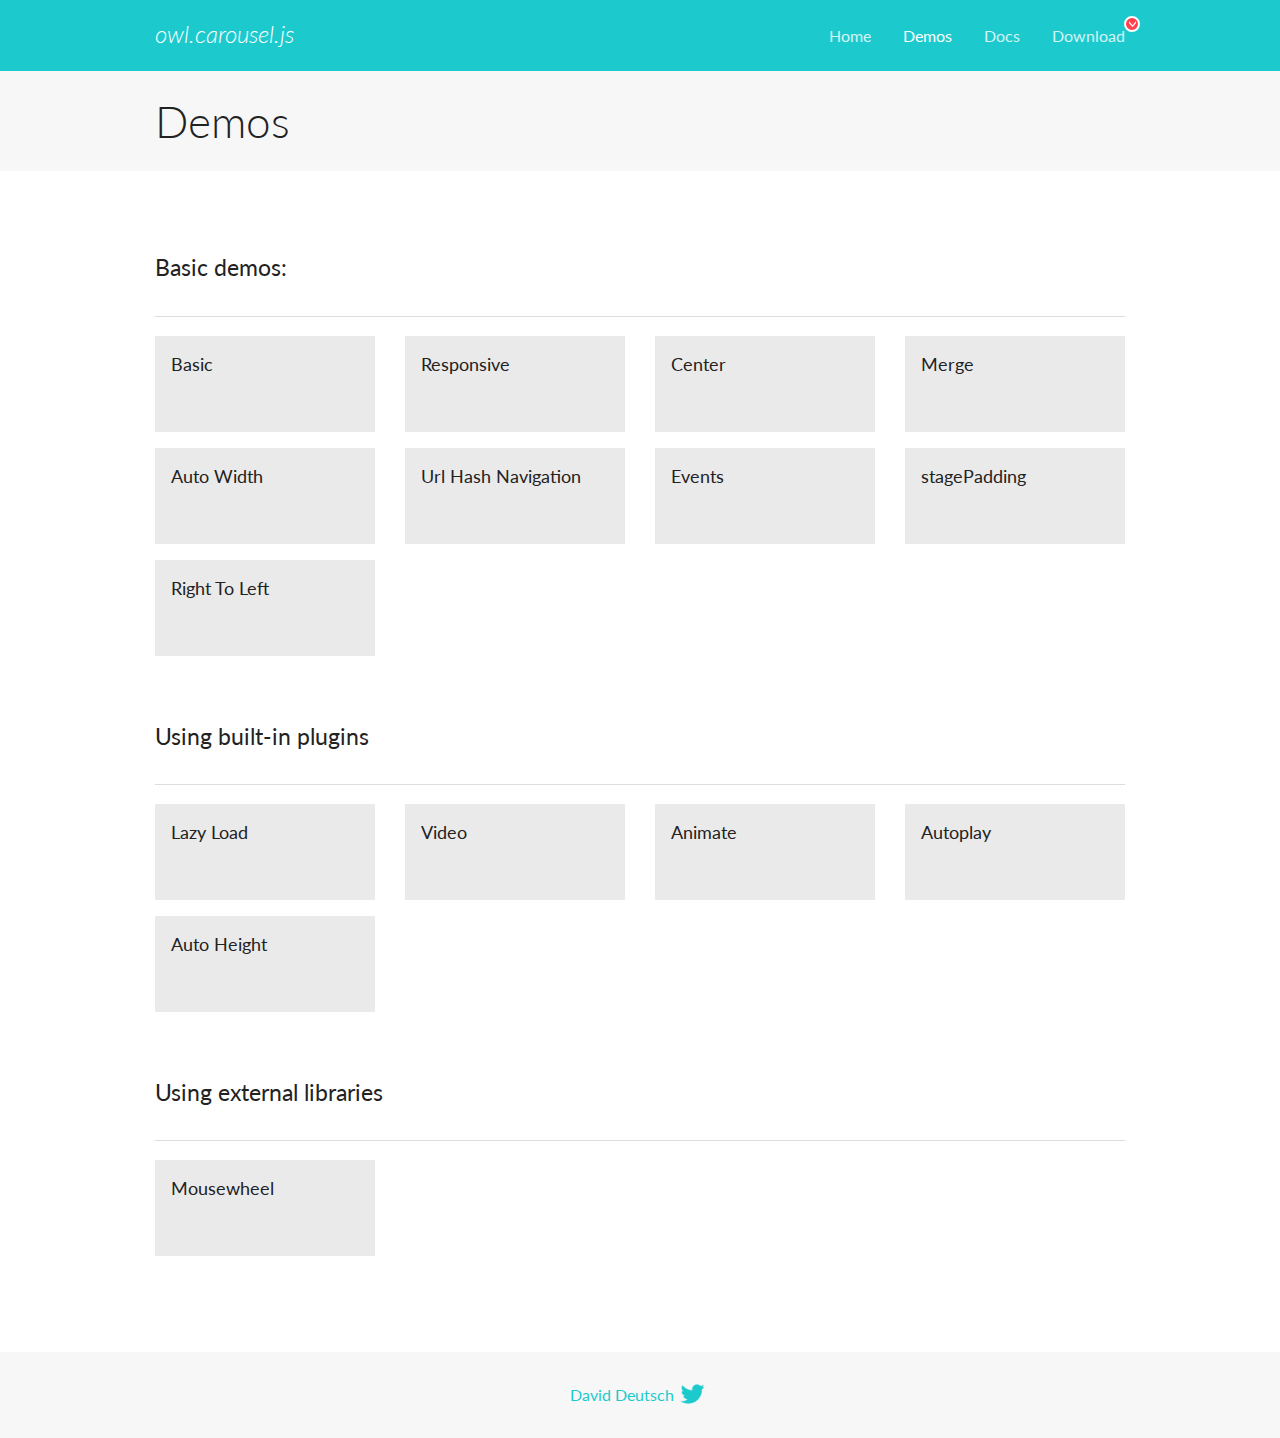
<file: lib/owlCarousel/OwlCarousel2-2.3.4/docs/demos/demos.html>
<!DOCTYPE html>
<html lang="en">
  <head>

    <!-- head -->
    <meta charset="utf-8">
    <meta name="msapplication-tap-highlight" content="no" />
    <meta name="viewport" content="width=device-width, initial-scale=1.0" />
    <meta name="description" content="A list of Owl Carousel examples.">
    <meta name="author" content="David Deutsch">
    <title>
      Demos | Owl Carousel | 2.3.4
    </title>

    <!-- Stylesheets -->
    <link href='https://fonts.googleapis.com/css?family=Lato:300,400,700,400italic,300italic' rel='stylesheet' type='text/css'>
    <link rel="stylesheet" href="../assets/css/docs.theme.min.css">

    <!-- Owl Stylesheets -->
    <link rel="stylesheet" href="../assets/owlcarousel/assets/owl.carousel.min.css">
    <link rel="stylesheet" href="../assets/owlcarousel/assets/owl.theme.default.min.css">

    <!-- HTML5 shim and Respond.js IE8 support of HTML5 elements and media queries -->

    <!--[if lt IE 9]>
      <script src="https://oss.maxcdn.com/libs/html5shiv/3.7.0/html5shiv.js"></script>
      <script src="https://oss.maxcdn.com/libs/respond.js/1.3.0/respond.min.js"></script>
    <![endif]-->

    <!-- Favicons -->
    <link rel="apple-touch-icon-precomposed" sizes="144x144" href="../assets/ico/apple-touch-icon-144-precomposed.png">
    <link rel="shortcut icon" href="../assets/ico/favicon.png">
    <link rel="shortcut icon" href="favicon.ico">

    <!-- Yeah i know js should not be in header. Its required for demos.-->

    <!-- javascript -->
    <script src="../assets/vendors/jquery.min.js"></script>
    <script src="../assets/owlcarousel/owl.carousel.js"></script>
  </head>
  <body>

    <!-- header -->
    <header class="header">
      <div class="row">
        <div class="large-12 columns">
          <div class="brand left">
            <h3>
              <a href="/OwlCarousel2/">owl.carousel.js</a> 
            </h3>
          </div>
          <a id="toggle-nav" class="right">
            <span></span> <span></span> <span></span> 
          </a> 
          <div class="nav-bar">
            <ul class="clearfix">
              <li> <a href="/OwlCarousel2/index.html">Home</a>  </li>
              <li class="active">
                <a href="/OwlCarousel2/demos/demos.html">Demos</a> 
              </li>
              <li> <a href="/OwlCarousel2/docs/started-welcome.html">Docs</a>  </li>
              <li>
                <a href="https://github.com/OwlCarousel2/OwlCarousel2/archive/2.3.4.zip">Download</a> 
                <span class="download"></span> 
              </li>
            </ul>
          </div>
        </div>
      </div>
    </header>

    <!-- title -->
    <section class="title">
      <div class="row">
        <div class="large-12 columns">
          <h1>Demos</h1>
        </div>
      </div>
    </section>

    <!--  Demos -->
    <section id="demos">
      <div class="row">
        <div class="large-12 columns">
          <h4 id="basic-demos-">Basic demos:</h4>
          <hr>
          <div class="demo-list">
            <div class="row">
              <div class="small-6 medium-4 large-3 columns">
                <a href="basic.html" class="demo-block">
                  <h5>Basic </h5>
                </a> 
              </div>
              <div class="small-6 medium-4 large-3 columns">
                <a href="responsive.html" class="demo-block">
                  <h5>Responsive </h5>
                </a> 
              </div>
              <div class="small-6 medium-4 large-3 columns">
                <a href="center.html" class="demo-block">
                  <h5>Center </h5>
                </a> 
              </div>
              <div class="small-6 medium-4 large-3 columns">
                <a href="merge.html" class="demo-block">
                  <h5>Merge </h5>
                </a> 
              </div>
              <div class="small-6 medium-4 large-3 columns">
                <a href="autowidth.html" class="demo-block">
                  <h5>Auto Width </h5>
                </a> 
              </div>
              <div class="small-6 medium-4 large-3 columns">
                <a href="urlhashnav.html" class="demo-block">
                  <h5>Url Hash Navigation </h5>
                </a> 
              </div>
              <div class="small-6 medium-4 large-3 columns">
                <a href="events.html" class="demo-block">
                  <h5>Events </h5>
                </a> 
              </div>
              <div class="small-6 medium-4 large-3 columns">
                <a href="stagepadding.html" class="demo-block">
                  <h5>stagePadding </h5>
                </a> 
              </div>
              <div class="small-6 medium-4 large-3 columns">
                <a href="rtl.html" class="demo-block">
                  <h5>Right To Left </h5>
                </a> 
              </div>
            </div>
          </div>
          <h4 id="using-built-in-plugins">Using built-in plugins</h4>
          <hr>
          <div class="demo-list">
            <div class="row">
              <div class="small-6 medium-4 large-3 columns">
                <a href="lazyLoad.html" class="demo-block">
                  <h5>Lazy Load </h5>
                </a> 
              </div>
              <div class="small-6 medium-4 large-3 columns">
                <a href="video.html" class="demo-block">
                  <h5>Video </h5>
                </a> 
              </div>
              <div class="small-6 medium-4 large-3 columns">
                <a href="animate.html" class="demo-block">
                  <h5>Animate </h5>
                </a> 
              </div>
              <div class="small-6 medium-4 large-3 columns">
                <a href="autoplay.html" class="demo-block">
                  <h5>Autoplay </h5>
                </a> 
              </div>
              <div class="small-6 medium-4 large-3 columns">
                <a href="autoheight.html" class="demo-block">
                  <h5>Auto Height </h5>
                </a> 
              </div>
            </div>
          </div>
          <h4 id="using-external-libraries">Using external libraries</h4>
          <hr>
          <div class="demo-list">
            <div class="row">
              <div class="small-6 medium-4 large-3 columns">
                <a href="mousewheel.html" class="demo-block">
                  <h5>Mousewheel </h5>
                </a> 
              </div>
            </div>
          </div>
        </div>
      </div>
    </section>

    <!-- footer -->
    <footer class="footer">
      <div class="row">
        <div class="large-12 columns">
          <h5>
            <a href="/OwlCarousel2/docs/support-contact.html">David Deutsch</a> 
            <a id="custom-tweet-button" href="https://twitter.com/share?url=https://github.com/OwlCarousel2/OwlCarousel2&text=Owl Carousel - This is so awesome! " target="_blank"></a> 
          </h5>
        </div>
      </div>
    </footer>

    <!-- vendors -->
    <script src="../assets/vendors/highlight.js"></script>
    <script src="../assets/js/app.js"></script>
  </body>
</html>
</file>
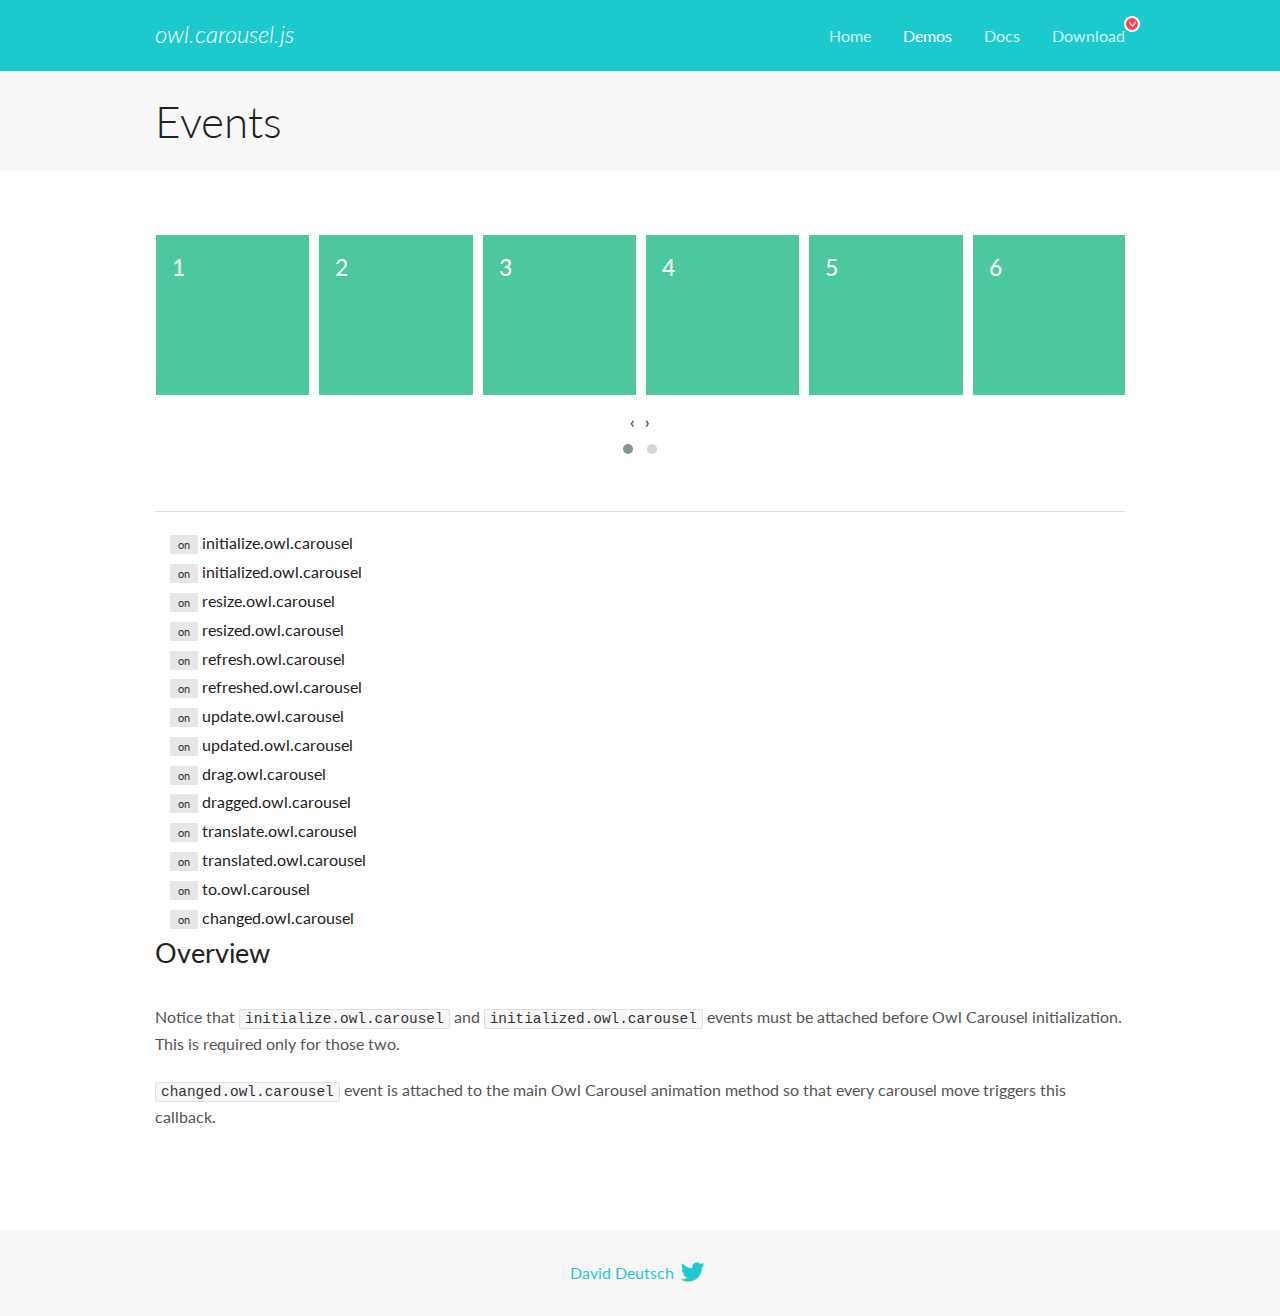
<file: lib/owlCarousel/OwlCarousel2-2.3.4/docs/demos/events.html>
<!DOCTYPE html>
<html lang="en">
  <head>

    <!-- head -->
    <meta charset="utf-8">
    <meta name="msapplication-tap-highlight" content="no" />
    <meta name="viewport" content="width=device-width, initial-scale=1.0" />
    <meta name="description" content="Events usage demo">
    <meta name="author" content="David Deutsch">
    <title>
      Events Demo | Owl Carousel | 2.3.4
    </title>

    <!-- Stylesheets -->
    <link href='https://fonts.googleapis.com/css?family=Lato:300,400,700,400italic,300italic' rel='stylesheet' type='text/css'>
    <link rel="stylesheet" href="../assets/css/docs.theme.min.css">

    <!-- Owl Stylesheets -->
    <link rel="stylesheet" href="../assets/owlcarousel/assets/owl.carousel.min.css">
    <link rel="stylesheet" href="../assets/owlcarousel/assets/owl.theme.default.min.css">

    <!-- HTML5 shim and Respond.js IE8 support of HTML5 elements and media queries -->

    <!--[if lt IE 9]>
      <script src="https://oss.maxcdn.com/libs/html5shiv/3.7.0/html5shiv.js"></script>
      <script src="https://oss.maxcdn.com/libs/respond.js/1.3.0/respond.min.js"></script>
    <![endif]-->

    <!-- Favicons -->
    <link rel="apple-touch-icon-precomposed" sizes="144x144" href="../assets/ico/apple-touch-icon-144-precomposed.png">
    <link rel="shortcut icon" href="../assets/ico/favicon.png">
    <link rel="shortcut icon" href="favicon.ico">

    <!-- Yeah i know js should not be in header. Its required for demos.-->

    <!-- javascript -->
    <script src="../assets/vendors/jquery.min.js"></script>
    <script src="../assets/owlcarousel/owl.carousel.js"></script>
  </head>
  <body>

    <!-- header -->
    <header class="header">
      <div class="row">
        <div class="large-12 columns">
          <div class="brand left">
            <h3>
              <a href="/OwlCarousel2/">owl.carousel.js</a> 
            </h3>
          </div>
          <a id="toggle-nav" class="right">
            <span></span> <span></span> <span></span> 
          </a> 
          <div class="nav-bar">
            <ul class="clearfix">
              <li> <a href="/OwlCarousel2/index.html">Home</a>  </li>
              <li class="active">
                <a href="/OwlCarousel2/demos/demos.html">Demos</a> 
              </li>
              <li> <a href="/OwlCarousel2/docs/started-welcome.html">Docs</a>  </li>
              <li>
                <a href="https://github.com/OwlCarousel2/OwlCarousel2/archive/2.3.4.zip">Download</a> 
                <span class="download"></span> 
              </li>
            </ul>
          </div>
        </div>
      </div>
    </header>

    <!-- title -->
    <section class="title">
      <div class="row">
        <div class="large-12 columns">
          <h1>Events</h1>
        </div>
      </div>
    </section>

    <!--  Demos -->
    <section id="demos">
      <div class="row">
        <div class="large-12 columns">
          <div class="owl-carousel owl-theme">
            <div class="item">
              <h4>1</h4>
            </div>
            <div class="item">
              <h4>2</h4>
            </div>
            <div class="item">
              <h4>3</h4>
            </div>
            <div class="item">
              <h4>4</h4>
            </div>
            <div class="item">
              <h4>5</h4>
            </div>
            <div class="item">
              <h4>6</h4>
            </div>
            <div class="item">
              <h4>7</h4>
            </div>
            <div class="item">
              <h4>8</h4>
            </div>
            <div class="item">
              <h4>9</h4>
            </div>
            <div class="item">
              <h4>10</h4>
            </div>
            <div class="item">
              <h4>11</h4>
            </div>
            <div class="item">
              <h4>12</h4>
            </div>
          </div>
          <hr>
          <div class="large-12 columns callbacks">
            <div><span class="label secondary initialize">on</span>  initialize.owl.carousel </div>
            <div><span class="label secondary initialized">on</span>  initialized.owl.carousel </div>
            <div><span class="label secondary resize">on</span>  resize.owl.carousel </div>
            <div><span class="label secondary resized">on</span>  resized.owl.carousel </div>
            <div><span class="label secondary refresh">on</span>  refresh.owl.carousel </div>
            <div><span class="label secondary refreshed">on</span>  refreshed.owl.carousel </div>
            <div><span class="label secondary update">on</span>  update.owl.carousel </div>
            <div><span class="label secondary updated">on</span>  updated.owl.carousel </div>
            <div><span class="label secondary drag">on</span>  drag.owl.carousel </div>
            <div><span class="label secondary dragged">on</span>  dragged.owl.carousel </div>
            <div><span class="label secondary translate">on</span>  translate.owl.carousel </div>
            <div><span class="label secondary translated">on</span>  translated.owl.carousel </div>
            <div><span class="label secondary to">on</span>  to.owl.carousel </div>
            <div><span class="label secondary changed">on</span>  changed.owl.carousel </div>
          </div>
          <h3 id="overview">Overview</h3>
          <p>Notice that <code>initialize.owl.carousel</code> and <code>initialized.owl.carousel</code> events must be attached before Owl Carousel initialization. This is required only for those two.</p>
          <p><code>changed.owl.carousel</code> event is attached to the main Owl Carousel animation method so that every carousel move triggers this callback.</p>
          <script>
            jQuery(document).ready(function($) {
              var owl = $('.owl-carousel');
              owl.on('initialize.owl.carousel initialized.owl.carousel ' +
                'initialize.owl.carousel initialize.owl.carousel ' +
                'resize.owl.carousel resized.owl.carousel ' +
                'refresh.owl.carousel refreshed.owl.carousel ' +
                'update.owl.carousel updated.owl.carousel ' +
                'drag.owl.carousel dragged.owl.carousel ' +
                'translate.owl.carousel translated.owl.carousel ' +
                'to.owl.carousel changed.owl.carousel',
                function(e) {
                  $('.' + e.type)
                    .removeClass('secondary')
                    .addClass('success');
                  window.setTimeout(function() {
                    $('.' + e.type)
                      .removeClass('success')
                      .addClass('secondary');
                  }, 500);
                });
              owl.owlCarousel({
                loop: true,
                nav: true,
                lazyLoad: true,
                margin: 10,
                video: true,
                responsive: {
                  0: {
                    items: 1
                  },
                  600: {
                    items: 3
                  },
                  960: {
                    items: 5,
                  },
                  1200: {
                    items: 6
                  }
                }
              });
            });
          </script>
        </div>
      </div>
    </section>

    <!-- footer -->
    <footer class="footer">
      <div class="row">
        <div class="large-12 columns">
          <h5>
            <a href="/OwlCarousel2/docs/support-contact.html">David Deutsch</a> 
            <a id="custom-tweet-button" href="https://twitter.com/share?url=https://github.com/OwlCarousel2/OwlCarousel2&text=Owl Carousel - This is so awesome! " target="_blank"></a> 
          </h5>
        </div>
      </div>
    </footer>

    <!-- vendors -->
    <script src="../assets/vendors/highlight.js"></script>
    <script src="../assets/js/app.js"></script>
  </body>
</html>
</file>
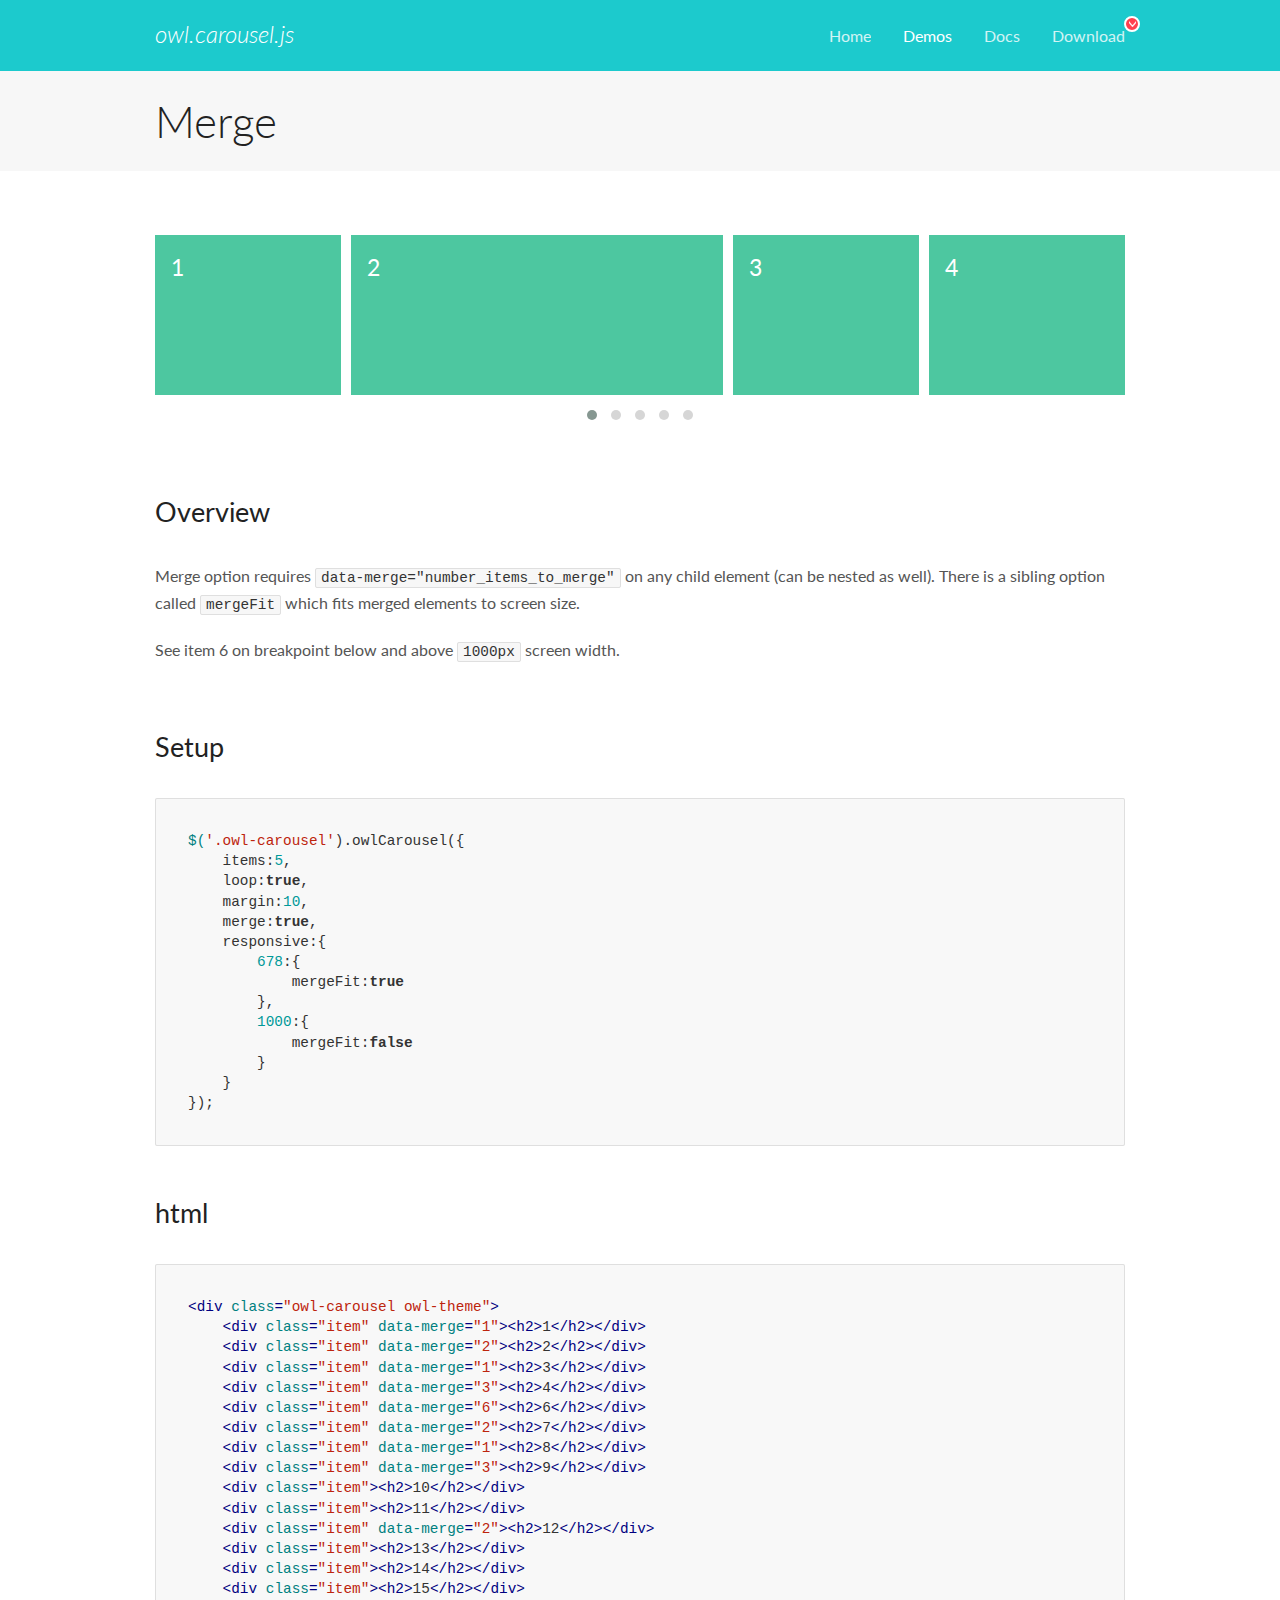
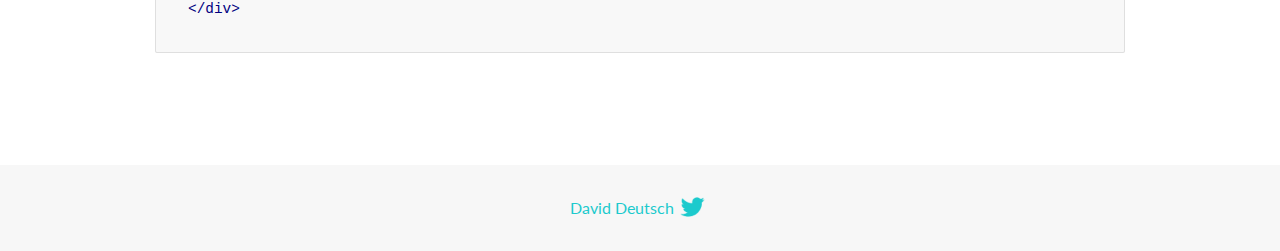
<file: lib/owlCarousel/OwlCarousel2-2.3.4/docs/demos/merge.html>
<!DOCTYPE html>
<html lang="en">
  <head>

    <!-- head -->
    <meta charset="utf-8">
    <meta name="msapplication-tap-highlight" content="no" />
    <meta name="viewport" content="width=device-width, initial-scale=1.0" />
    <meta name="description" content="Merge Items">
    <meta name="author" content="David Deutsch">
    <title>
      Merge Demo | Owl Carousel | 2.3.4
    </title>

    <!-- Stylesheets -->
    <link href='https://fonts.googleapis.com/css?family=Lato:300,400,700,400italic,300italic' rel='stylesheet' type='text/css'>
    <link rel="stylesheet" href="../assets/css/docs.theme.min.css">

    <!-- Owl Stylesheets -->
    <link rel="stylesheet" href="../assets/owlcarousel/assets/owl.carousel.min.css">
    <link rel="stylesheet" href="../assets/owlcarousel/assets/owl.theme.default.min.css">

    <!-- HTML5 shim and Respond.js IE8 support of HTML5 elements and media queries -->

    <!--[if lt IE 9]>
      <script src="https://oss.maxcdn.com/libs/html5shiv/3.7.0/html5shiv.js"></script>
      <script src="https://oss.maxcdn.com/libs/respond.js/1.3.0/respond.min.js"></script>
    <![endif]-->

    <!-- Favicons -->
    <link rel="apple-touch-icon-precomposed" sizes="144x144" href="../assets/ico/apple-touch-icon-144-precomposed.png">
    <link rel="shortcut icon" href="../assets/ico/favicon.png">
    <link rel="shortcut icon" href="favicon.ico">

    <!-- Yeah i know js should not be in header. Its required for demos.-->

    <!-- javascript -->
    <script src="../assets/vendors/jquery.min.js"></script>
    <script src="../assets/owlcarousel/owl.carousel.js"></script>
  </head>
  <body>

    <!-- header -->
    <header class="header">
      <div class="row">
        <div class="large-12 columns">
          <div class="brand left">
            <h3>
              <a href="/OwlCarousel2/">owl.carousel.js</a> 
            </h3>
          </div>
          <a id="toggle-nav" class="right">
            <span></span> <span></span> <span></span> 
          </a> 
          <div class="nav-bar">
            <ul class="clearfix">
              <li> <a href="/OwlCarousel2/index.html">Home</a>  </li>
              <li class="active">
                <a href="/OwlCarousel2/demos/demos.html">Demos</a> 
              </li>
              <li> <a href="/OwlCarousel2/docs/started-welcome.html">Docs</a>  </li>
              <li>
                <a href="https://github.com/OwlCarousel2/OwlCarousel2/archive/2.3.4.zip">Download</a> 
                <span class="download"></span> 
              </li>
            </ul>
          </div>
        </div>
      </div>
    </header>

    <!-- title -->
    <section class="title">
      <div class="row">
        <div class="large-12 columns">
          <h1>Merge</h1>
        </div>
      </div>
    </section>

    <!--  Demos -->
    <section id="demos">
      <div class="row">
        <div class="large-12 columns">
          <div class="owl-carousel owl-theme">
            <div class="item" data-merge="1">
              <h4>1</h4>
            </div>
            <div class="item" data-merge="2">
              <h4>2</h4>
            </div>
            <div class="item" data-merge="1">
              <h4>3</h4>
            </div>
            <div class="item" data-merge="3">
              <h4>4</h4>
            </div>
            <div class="item" data-merge="6">
              <h4>6</h4>
            </div>
            <div class="item" data-merge="2">
              <h4>7</h4>
            </div>
            <div class="item" data-merge="1">
              <h4>8</h4>
            </div>
            <div class="item" data-merge="3">
              <h4>9</h4>
            </div>
            <div class="item">
              <h4>10</h4>
            </div>
            <div class="item">
              <h4>11</h4>
            </div>
            <div class="item" data-merge="2">
              <h4>12</h4>
            </div>
            <div class="item">
              <h4>13</h4>
            </div>
            <div class="item">
              <h4>14</h4>
            </div>
            <div class="item">
              <h4>15</h4>
            </div>
          </div>
          <h3 id="overview">Overview</h3>
          <p>Merge option requires <code>data-merge=&quot;number_items_to_merge&quot;</code> on any child element (can be nested as well). There is a sibling option called <code>mergeFit</code> which fits merged elements to screen size. </p>
          <p>See item 6 on breakpoint below and above <code>1000px</code> screen width.</p>
          <h3 id="setup">Setup</h3>
          <pre><code>$(&#39;.owl-carousel&#39;).owlCarousel({
    items:5,
    loop:true,
    margin:10,
    merge:true,
    responsive:{
        678:{
            mergeFit:true
        },
        1000:{
            mergeFit:false
        }
    }
});</code></pre>
          <h3 id="html">html</h3>
          <pre><code>&lt;div class=&quot;owl-carousel owl-theme&quot;&gt;
    &lt;div class=&quot;item&quot; data-merge=&quot;1&quot;&gt;&lt;h2&gt;1&lt;/h2&gt;&lt;/div&gt;
    &lt;div class=&quot;item&quot; data-merge=&quot;2&quot;&gt;&lt;h2&gt;2&lt;/h2&gt;&lt;/div&gt;
    &lt;div class=&quot;item&quot; data-merge=&quot;1&quot;&gt;&lt;h2&gt;3&lt;/h2&gt;&lt;/div&gt;
    &lt;div class=&quot;item&quot; data-merge=&quot;3&quot;&gt;&lt;h2&gt;4&lt;/h2&gt;&lt;/div&gt;
    &lt;div class=&quot;item&quot; data-merge=&quot;6&quot;&gt;&lt;h2&gt;6&lt;/h2&gt;&lt;/div&gt;
    &lt;div class=&quot;item&quot; data-merge=&quot;2&quot;&gt;&lt;h2&gt;7&lt;/h2&gt;&lt;/div&gt;
    &lt;div class=&quot;item&quot; data-merge=&quot;1&quot;&gt;&lt;h2&gt;8&lt;/h2&gt;&lt;/div&gt;
    &lt;div class=&quot;item&quot; data-merge=&quot;3&quot;&gt;&lt;h2&gt;9&lt;/h2&gt;&lt;/div&gt;
    &lt;div class=&quot;item&quot;&gt;&lt;h2&gt;10&lt;/h2&gt;&lt;/div&gt;
    &lt;div class=&quot;item&quot;&gt;&lt;h2&gt;11&lt;/h2&gt;&lt;/div&gt;
    &lt;div class=&quot;item&quot; data-merge=&quot;2&quot;&gt;&lt;h2&gt;12&lt;/h2&gt;&lt;/div&gt;
    &lt;div class=&quot;item&quot;&gt;&lt;h2&gt;13&lt;/h2&gt;&lt;/div&gt;
    &lt;div class=&quot;item&quot;&gt;&lt;h2&gt;14&lt;/h2&gt;&lt;/div&gt;
    &lt;div class=&quot;item&quot;&gt;&lt;h2&gt;15&lt;/h2&gt;&lt;/div&gt;
&lt;/div&gt;</code></pre>
          <script>
            $(document).ready(function() {
              $('.owl-carousel').owlCarousel({
                items: 5,
                loop: true,
                margin: 10,
                merge: true,
                responsive: {
                  678: {
                    mergeFit: true
                  },
                  1000: {
                    mergeFit: false
                  }
                }
              });
            })
          </script>
        </div>
      </div>
    </section>

    <!-- footer -->
    <footer class="footer">
      <div class="row">
        <div class="large-12 columns">
          <h5>
            <a href="/OwlCarousel2/docs/support-contact.html">David Deutsch</a> 
            <a id="custom-tweet-button" href="https://twitter.com/share?url=https://github.com/OwlCarousel2/OwlCarousel2&text=Owl Carousel - This is so awesome! " target="_blank"></a> 
          </h5>
        </div>
      </div>
    </footer>

    <!-- vendors -->
    <script src="../assets/vendors/highlight.js"></script>
    <script src="../assets/js/app.js"></script>
  </body>
</html>
</file>
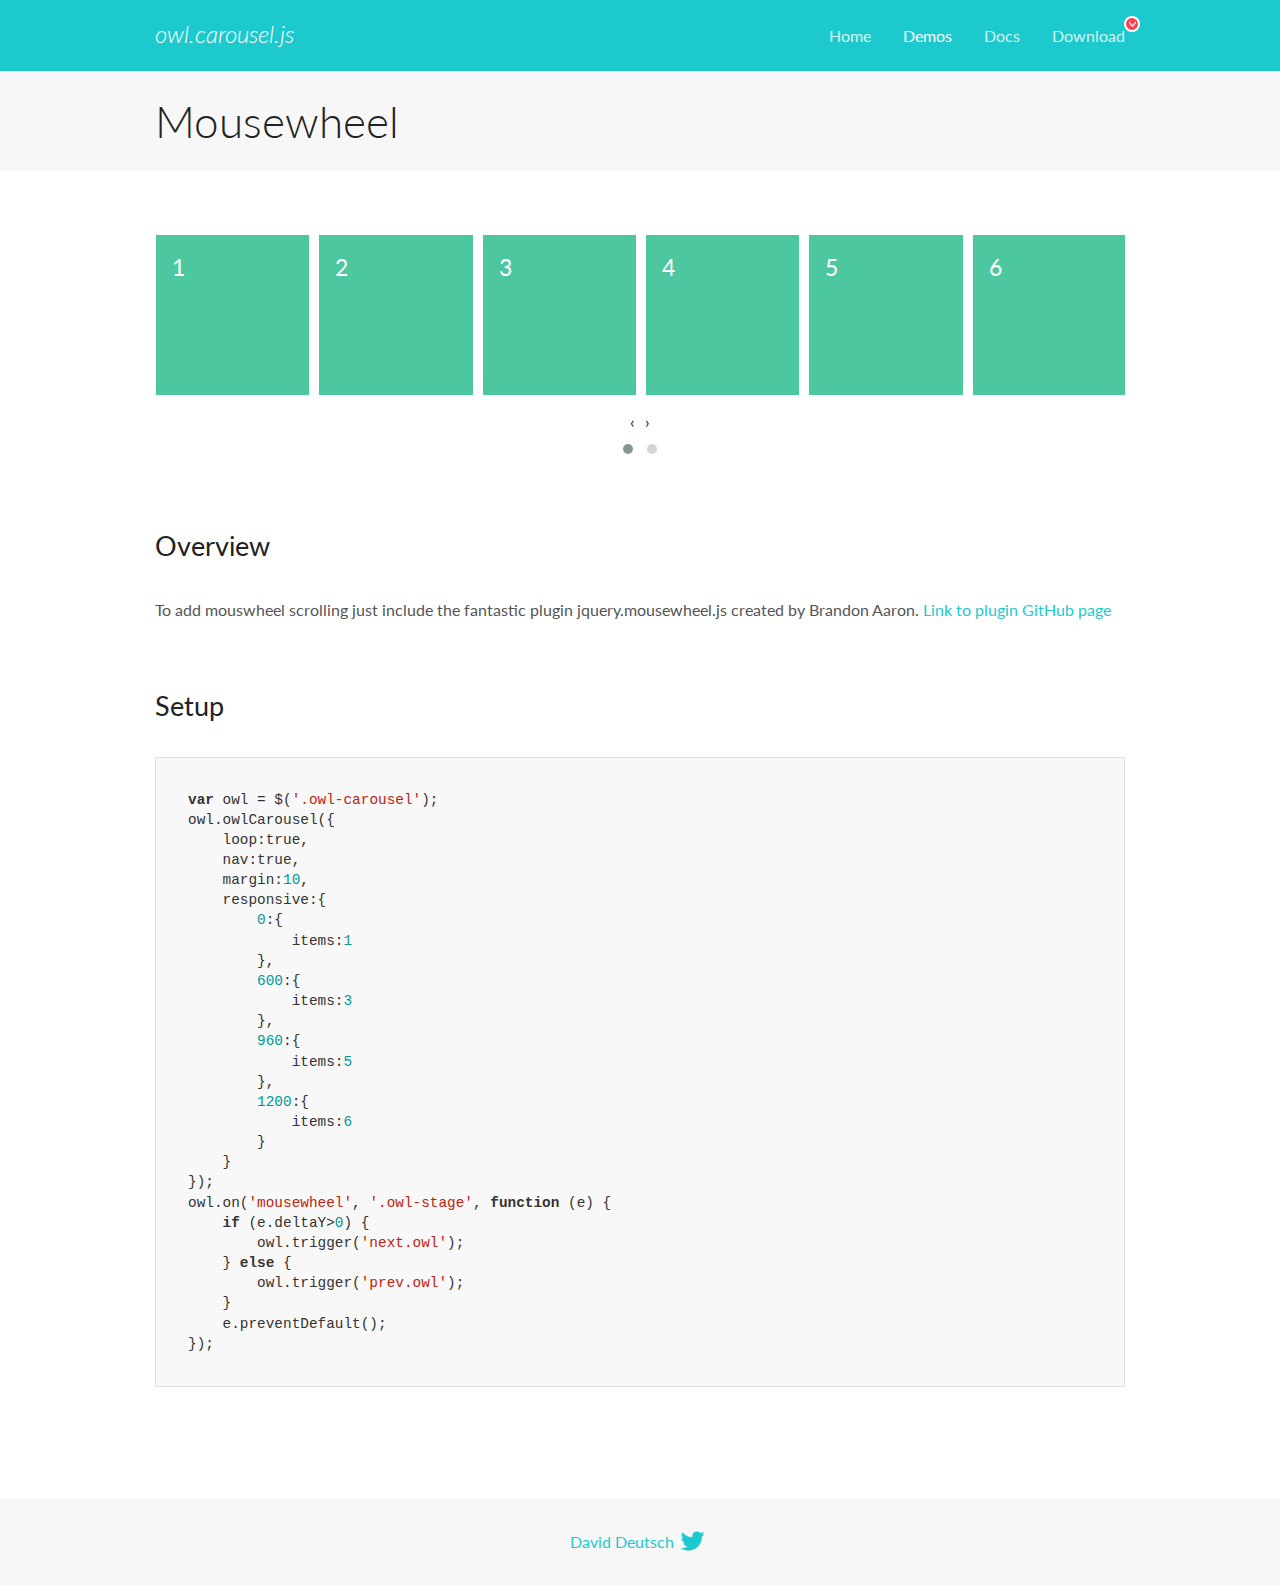
<file: lib/owlCarousel/OwlCarousel2-2.3.4/docs/demos/mousewheel.html>
<!DOCTYPE html>
<html lang="en">
  <head>

    <!-- head -->
    <meta charset="utf-8">
    <meta name="msapplication-tap-highlight" content="no" />
    <meta name="viewport" content="width=device-width, initial-scale=1.0" />
    <meta name="description" content="Mousewheel usage demo">
    <meta name="author" content="David Deutsch">
    <title>
      Mousewheel Demo | Owl Carousel | 2.3.4
    </title>

    <!-- Stylesheets -->
    <link href='https://fonts.googleapis.com/css?family=Lato:300,400,700,400italic,300italic' rel='stylesheet' type='text/css'>
    <link rel="stylesheet" href="../assets/css/docs.theme.min.css">

    <!-- Owl Stylesheets -->
    <link rel="stylesheet" href="../assets/owlcarousel/assets/owl.carousel.min.css">
    <link rel="stylesheet" href="../assets/owlcarousel/assets/owl.theme.default.min.css">

    <!-- HTML5 shim and Respond.js IE8 support of HTML5 elements and media queries -->

    <!--[if lt IE 9]>
      <script src="https://oss.maxcdn.com/libs/html5shiv/3.7.0/html5shiv.js"></script>
      <script src="https://oss.maxcdn.com/libs/respond.js/1.3.0/respond.min.js"></script>
    <![endif]-->

    <!-- Favicons -->
    <link rel="apple-touch-icon-precomposed" sizes="144x144" href="../assets/ico/apple-touch-icon-144-precomposed.png">
    <link rel="shortcut icon" href="../assets/ico/favicon.png">
    <link rel="shortcut icon" href="favicon.ico">

    <!-- Yeah i know js should not be in header. Its required for demos.-->

    <!-- javascript -->
    <script src="../assets/vendors/jquery.min.js"></script>
    <script src="../assets/owlcarousel/owl.carousel.js"></script>
  </head>
  <body>

    <!-- header -->
    <header class="header">
      <div class="row">
        <div class="large-12 columns">
          <div class="brand left">
            <h3>
              <a href="/OwlCarousel2/">owl.carousel.js</a> 
            </h3>
          </div>
          <a id="toggle-nav" class="right">
            <span></span> <span></span> <span></span> 
          </a> 
          <div class="nav-bar">
            <ul class="clearfix">
              <li> <a href="/OwlCarousel2/index.html">Home</a>  </li>
              <li class="active">
                <a href="/OwlCarousel2/demos/demos.html">Demos</a> 
              </li>
              <li> <a href="/OwlCarousel2/docs/started-welcome.html">Docs</a>  </li>
              <li>
                <a href="https://github.com/OwlCarousel2/OwlCarousel2/archive/2.3.4.zip">Download</a> 
                <span class="download"></span> 
              </li>
            </ul>
          </div>
        </div>
      </div>
    </header>

    <!-- title -->
    <section class="title">
      <div class="row">
        <div class="large-12 columns">
          <h1>Mousewheel</h1>
        </div>
      </div>
    </section>

    <!--  Demos -->
    <section id="demos">
      <div class="row">
        <div class="large-12 columns">
          <div class="owl-carousel owl-theme">
            <div class="item">
              <h4>1</h4>
            </div>
            <div class="item">
              <h4>2</h4>
            </div>
            <div class="item">
              <h4>3</h4>
            </div>
            <div class="item">
              <h4>4</h4>
            </div>
            <div class="item">
              <h4>5</h4>
            </div>
            <div class="item">
              <h4>6</h4>
            </div>
            <div class="item">
              <h4>7</h4>
            </div>
            <div class="item">
              <h4>8</h4>
            </div>
            <div class="item">
              <h4>9</h4>
            </div>
            <div class="item">
              <h4>10</h4>
            </div>
            <div class="item">
              <h4>11</h4>
            </div>
            <div class="item">
              <h4>12</h4>
            </div>
          </div>
          <h3 id="overview">Overview</h3>
          <p>To add mouswheel scrolling just include the fantastic plugin jquery.mousewheel.js created by Brandon Aaron.
            <a href="https://github.com/brandonaaron/jquery-mousewheel">Link to plugin GitHub page</a> 
          </p>
          <h3 id="setup">Setup</h3>
          <pre><code>var owl = $(&#39;.owl-carousel&#39;);
owl.owlCarousel({
    loop:true,
    nav:true,
    margin:10,
    responsive:{
        0:{
            items:1
        },
        600:{
            items:3
        },            
        960:{
            items:5
        },
        1200:{
            items:6
        }
    }
});
owl.on(&#39;mousewheel&#39;, &#39;.owl-stage&#39;, function (e) {
    if (e.deltaY&gt;0) {
        owl.trigger(&#39;next.owl&#39;);
    } else {
        owl.trigger(&#39;prev.owl&#39;);
    }
    e.preventDefault();
});</code></pre>
          <script src="../assets/vendors/jquery.mousewheel.min.js"></script>
          <script>
            $(document).ready(function() {
              var owl = $('.owl-carousel');
              owl.owlCarousel({
                loop: true,
                nav: true,
                margin: 10,
                responsive: {
                  0: {
                    items: 1
                  },
                  600: {
                    items: 3
                  },
                  960: {
                    items: 5
                  },
                  1200: {
                    items: 6
                  }
                }
              });
              owl.on('mousewheel', '.owl-stage', function(e) {
                if (e.deltaY > 0) {
                  owl.trigger('next.owl');
                } else {
                  owl.trigger('prev.owl');
                }
                e.preventDefault();
              });
            })
          </script>
        </div>
      </div>
    </section>

    <!-- footer -->
    <footer class="footer">
      <div class="row">
        <div class="large-12 columns">
          <h5>
            <a href="/OwlCarousel2/docs/support-contact.html">David Deutsch</a> 
            <a id="custom-tweet-button" href="https://twitter.com/share?url=https://github.com/OwlCarousel2/OwlCarousel2&text=Owl Carousel - This is so awesome! " target="_blank"></a> 
          </h5>
        </div>
      </div>
    </footer>

    <!-- vendors -->
    <script src="../assets/vendors/highlight.js"></script>
    <script src="../assets/js/app.js"></script>
  </body>
</html>
</file>
<file: style.css>
*{
    box-sizing: border-box;
        -webkit-tap-highlight-color: transparent;
        -webkit-touch-callout: none;
        -webkit-user-select: none;
        -khtml-user-select: none;
        -moz-user-select: none;
        -ms-user-select: none;
        user-select: none;
    }




*{
    font-family: 'Poppins', sans-serif;
    margin: 0;
    padding: 0;
    box-sizing: border-box;
    scroll-behavior: smooth;
}

a{
    text-decoration: none;
    color: white;

}

li {
    list-style: none;
}


.icons-menu{
    display: flex;
    gap: 20px;
   
}

#button-tecnologys{
    align-items: center;
    background-image: linear-gradient(144deg,#AF40FF, #5B42F3 50%,#00DDEB);
    border: 0;
    border-radius: 50px;
    box-shadow: rgba(151, 65, 252, 0.2) 0 15px 30px -5px;
    box-sizing: border-box;
    color: #FFFFFF;
    display: flex;
    font-family: Phantomsans, sans-serif;
    font-size: 18px;
    justify-content: center;
    line-height: 1em;
    max-width: 100%;
    min-width: 140px;
    padding: 3px;
    text-decoration: none;
    user-select: none;
    -webkit-user-select: none;
    touch-action: manipulation;
    white-space: nowrap;
    cursor: pointer;
    transition: all .3s;
    height: 40px;
   
}

#button-certifications{
    align-items: center;
    background-image: linear-gradient(144deg,#AF40FF, #5B42F3 50%,#00DDEB);
    border: 0;
    border-radius: 50px;
    box-shadow: rgba(151, 65, 252, 0.2) 0 15px 30px -5px;
    box-sizing: border-box;
    color: #FFFFFF;
    display: flex;
    font-family: Phantomsans, sans-serif;
    font-size: 18px;
    justify-content: center;
    line-height: 1em;
    max-width: 100%;
    min-width: 140px;
    padding: 3px;
    text-decoration: none;
    user-select: none;
    -webkit-user-select: none;
    touch-action: manipulation;
    white-space: nowrap;
    cursor: pointer;
    transition: all .3s;
    height: 40px;
   

}
#button-projects{
align-items: center;
background-image: linear-gradient(144deg,#AF40FF, #5B42F3 50%,#00DDEB);
border: 0;
border-radius: 50px;
box-shadow: rgba(151, 65, 252, 0.2) 0 15px 30px -5px;
box-sizing: border-box;
color: #FFFFFF;
display: flex;
font-family: Phantomsans, sans-serif;
font-size: 18px;
justify-content: center;
line-height: 1em;
max-width: 100%;
min-width: 140px;
padding: 3px;
text-decoration: none;
user-select: none;
-webkit-user-select: none;
touch-action: manipulation;
white-space: nowrap;
cursor: pointer;
transition: all .3s;
height: 40px;

}



/*---------CONFIGURAÇÕES DO PARALLAX--------------------------*/
body{
    min-height: 100vh;
    overflow-x: hidden;
    background: linear-gradient(#2b1055 , #7597de);
    width: 100%;
    
}


.body2{
    min-height: 100vh;
    overflow-x: hidden;
    background: #0f0b16;
    width: 100%;
}



header{
    position: absolute;
    top: 0;
    left: 0;
    width: 100%;
    padding: 30px 100px;
    display: flex;
    justify-content: space-between;
    align-items: center;
    z-index: 10000;
}

header ul {
    display: flex;
    justify-content: center;
    align-items: center;
    margin-left: 100px;
}
header ul li {
    list-style: none;
    margin-left: 20px;
}
header ul li a {
    text-decoration: none;
    padding: 6px 15px;
    color: #fff;
    border-radius: 20px;
}
header ul li a:hover{
    background: #fff;
    color: #2b1055;
}

.parallax{
    position: relative;
    width: 100%;
    height: 100vh;
    padding: 100px;
    display: flex;
    justify-content: center;
    align-items: center;
    overflow: hidden;
}
.parallax::before{
    content: '';
    position: absolute;
    bottom: 0;
    width: 100%;
    height: 100px;
    background: linear-gradient(to top,#1c0522 , transparent);
    z-index: 1000;
}
.parallax img {
    position: absolute;
    top: 0;
    left: 0;
    width: 100%;
    height: 100%;
    object-fit: cover;
    pointer-events: none;
}
.parallax img#moon{
    mix-blend-mode: screen;
}


.body{

    padding: 10px;
    background-color: #1c0522;
    display: flex;
    justify-content: center;
    flex-direction: column;
    text-align: center;
    align-items: center;
  
}

#text{
    position: absolute;
    right: -350px;
    color: #fff;
    white-space: nowrap;
    font-size: 7.5vw;
    z-index: 9;
}
#mountains_front{
    z-index: 10;
}
#btn{
    text-decoration: none;
    display: inline-block;
    padding: 8px 30px;
    border-radius: 40px;
    background: #fff;
    color: #2b1055;
    font-size: 1.5em;
    z-index: 9;
    transform: translateY(100px);
}



/*----------------CONFIGURAÇÕES DO HEADER---------------------*/

/*--Icons github e linkedin--*/
#linkedinpng{
    width: 2rem;
}

#githubpng{
    width: 2rem;
}

.icons-redeSocial{
    width: 20%;
    
}

.menu-main{
    display: flex;
    justify-content: flex-end;
}


/*------------TEXTO DE BOAS VINDAS--------------*/
#text-welcome{
    font-size: 3rem;
    color: aliceblue;
}

.body p {
    color: aliceblue;
    text-align:center;
    font-size: 1rem;
    width: 100%;
}


/*----TRABALHANDO OS BOTOES DIRECIONADORES NA SEÇÃO SEC-----*/


   
   .text:active,
   .text:hover {
    outline: 0;
   }
   
   .text {
    background-color: rgb(5, 6, 45);
    padding: 10px;
    border-radius: 50px;
    width: 100%;
    height: 100%;
    transition: 300ms;
   }
   
   .text:hover  {
    background: none;
   }
   
   .text:active {
    transform: scale(0.9);
   }

   .buttons-directs{
    height: 5vh;
   }

   .buttons{
    display: flex;
    width: 100%;
    justify-content: center;
    gap:20px;
    margin-top: 50px;
   }


  /* -----------------------------------TRABALHANDO NA SEÇÃO MYSTACKS -----------------------------*/

.mystacks{
    display: flex;
    flex-direction: column;
    justify-content: space-evenly;
    align-items: center;
    margin-top: 210px;
    flex-wrap: wrap;
    width: 90%;
}

.icons-stacks img {
    margin-left: 60px;
    width: 5rem;
    height: auto;

}

/* .mystacks h2 {
    font-size: 5rem;
    color: aliceblue;
    text-shadow: aliceblue 1px 1px 5px;
    font-weight: normal;
   

} */

.mystacks #text-tecnology{
    font-size: 3rem;
    color: aliceblue;

}


.mystacks h2 {
    font-size: 1rem;
    color: aliceblue;
    font-weight: normal;
    

}


#svg-sql{
    width: 80px;
    height: auto;
    
} 

.icons-stacks{
    display: flex;
    justify-content: space-evenly;
    align-items: center;
    margin-top: 50px;
    flex-wrap: wrap;
}

.stack-legend{
    display: flex;
    flex-direction: column;
    align-items: center;
    gap:10px;
    
    
}

.stack-legend h1{
    font-size: 2.0rem;
    display: flex;
    align-items: center;
    margin-left: 50px;
    color: aliceblue;

}













/*----CONFIGURAÇÕES DO CAROULSELS---*/

.wrapper{
    width: 90%;
    
    
}


.wrapper .crousel{
    max-width: 1200px;
    margin: auto;
    padding: 0 30px;


}






.owl-dots{
    margin-top: 40px;
    display: flex;
    width: 100%;
    align-items: center;
    justify-content: center;
  

}
.owl-dot{
    height: 10px;
    width: 10px;
    border-radius: 50%;
    cursor: pointer;
    outline: none;
    margin: 10px;
    border: 1px solid #abaaaa!important;
}

.owl-dot:hover,
.owl-dot.active{
    background-color: #ffffff!important;
    
}





/*----------------TRABALHANDO NA AREA DE CERIFICAÇÕES----------------------------------*/


.title-certificados{
    display: flex;
    flex-direction: column;
    align-items: center;
    justify-content: space-evenly;
    color: var(--cinza-titulos-principais);
    font-size: 0.5rem;
    display: flex;
    align-items: center;
    margin-left: 50px;
    margin-top: 250px;
 
    
}


.title-certificados h2{
    font-size: 2rem;
    color: aliceblue;
    font-weight: normal;
    text-shadow: aliceblue 1px 1px 5px;
}

#text-certifications{
    font-size: 3rem;
    color: aliceblue;
    font-weight: bold;
}


.certificados {
    display: flex;
    justify-content: space-evenly;
    align-items: center;
    margin-top: 150px;
    flex-wrap: wrap;
    gap: 20px;
   
}




/* .text-legend-certificados{
    align-items: center;
    border-radius: 0px 0px 15px 15px;
    padding: 10px;
    box-shadow: 0px 0px 10px rgba(0, 0, 0, 0.2);
    transition: border-color 0.3s ease-in-out;
    
  } */

 
    .text-legend-certificados a{
        margin-top:5px ;
        font-size: 1.2rem;
        color: white;
      
        }

       

        
        .photo-container-certificados img {
            width: 100%;
            height: 50%;
            padding: 0;
            margin: 0;
            border-radius: 20px 20px 0px 0px;
            
        }
        
        .photo-container-certificados:hover {
            border-color: #fff;
        
          }
        
        .photo-container-certificados{
            margin-bottom: 20px;
            display: flex;
            flex-direction: column;
            background-image: linear-gradient(144deg,#AF40FF, #5B42F3 50%,#00DDEB);
            border-radius: 20px;
            overflow: hidden;
            box-shadow: 0px 0px 10px rgba(0, 0, 0, 0.2);
            transition: border-color 0.3s ease-in-out;
            border: 4px solid transparent;
            width: 100%;
            height: 500px;
            align-items: center;
        }
        
        .text-legend-certificados{
            align-items: center;
            border-radius: 0px 0px 15px 15px;
            padding: 10px;
            box-shadow: 0px 0px 10px rgba(0, 0, 0, 0.2);
            transition: border-color 0.3s ease-in-out;
            
          }
        
         
            .text-legend-cerificados a{
                margin-top:5px ;
                font-size: 1.2rem;
                color: white;
              
                }
        
        
          .text-legend h1{
          margin-top:5px ;
          font-size: 1.5rem;
          color: white;
          }
        
          .text-legend h3{
            margin-top:5px ;
            font-size: 1.2rem;
            color: white;
            }
        
            .text-legend p{
                margin-top:5px ;
                font-size: 1.2rem;
                color: white;
                }
        
        
                .text-legend a{
                    font-size: 1.0rem;
                    color: white;
                    text-decoration: underline;
                    }
        
        
        
        
        .title-projects{
            display: flex;
            flex-direction: column;
            justify-content: space-evenly;
            align-items: center;
        
        }
        


/* -----------------------------------TRABALHANDO NA SEÇÃO PROJETOS QUE FIZ ATE AGORA -----------------------------*/


#text-projects{
    font-size: 3rem;
    color: aliceblue;
    font-weight: bold;
    text-align: center;
    align-items: center;
    justify-content: center;
    
}

.title-projects h2{
    font-size: 2rem;
    color: aliceblue;
    font-weight: normal;
    text-shadow: aliceblue 1px 1px 5px;
    text-align: center;
    align-items: center;
    justify-content: center;
    
}



.photo-container-projetos img {
    width: 100%;
    height: 50%;
    padding: 0;
    margin: 0;
    border-radius: 20px 20px 0px 0px;
    
}

.photo-container-projetos:hover {
    border-color: #fff;

  }

.photo-container-projetos{
    margin-bottom: 20px;
    display: flex;
    flex-direction: column;
    background-image: linear-gradient(144deg,#AF40FF, #5B42F3 50%,#00DDEB);
    border-radius: 20px;
    overflow: hidden;
    box-shadow: 0px 0px 10px rgba(0, 0, 0, 0.2);
    transition: border-color 0.3s ease-in-out;
    border: 4px solid transparent;
    width: 100%;
    height: 550px;
    align-items: center;
}

.text-legend-projetos{
    align-items: center;
    border-radius: 0px 0px 15px 15px;
    padding: 10px;
    box-shadow: 0px 0px 10px rgba(0, 0, 0, 0.2);
    transition: border-color 0.3s ease-in-out;
    display: flex;
    text-align: center;
    align-items: center;
    justify-content: center;
   
    
  }

 
    .text-legend-projetos a{
        margin-top:5px ;
        font-size: 1.2rem;
        color: white;
        text-align: center;
        align-items: center;
        justify-content: center;
      
        }


  .text-legend h1{
  margin-top:5px ;
  font-size: 1.5rem;
  color: white;
  }

  .text-legend h3{
    margin-top:5px ;
    font-size: 1.2rem;
    color: white;
    text-align: center;
    align-items: center;
    justify-content: center;
    }

    .text-legend p{
        margin-top:5px ;
        font-size: 1.2rem;
        color: white;
        text-align: center;
        align-items: center;
        justify-content: center;
        }


        .text-legend a{
            font-size: 1.0rem;
            color: white;
            text-decoration: underline;
    
            }




.title-projects{
    display: flex;
    flex-direction: column;
    justify-content: space-evenly;
    align-items: center;

}


.text-legend{
    display: flex;
    flex-direction: column;
    justify-content: space-evenly;
    align-items: center;
}



/* -----------------------------------TRABALHANDO NA SEÇÃO DO FORMULARIO -----------------------------*/

.formulario{

    width: 50%;
    margin-left: 400px;
}




.form {
    background-color: #fff;
    border-radius: 10px;
    padding: 20px;
    width: 100%;
    display: flex;
    flex-direction: column;
    margin-top: 20px;
    
 
  }
  
  .title {
    font-size: 24px;
    font-weight: 600;
    text-align: center;
  }
  
 
  
  .group {
    position: relative;
  }
  
  .form .group label {
    font-size: 14px;
    color: rgb(99, 102, 102);
    position: absolute;
    top: -10px;
    left: 10px;
    background-color: #fff;
    transition: all .3s ease;
  }
  
  .form .group input,
  .form .group textarea {
    padding: 10px;
    border-radius: 5px;
    border: 1px solid rgba(0, 0, 0, 0.2);
    margin-bottom: 20px;
    outline: 0;
    width: 100%;
    background-color: transparent;
  }
  
  .form .group input:placeholder-shown+ label, .form .group textarea:placeholder-shown +label {
    top: 10px;
    background-color: transparent;
  }
  
  .form .group input:focus,
  .form .group textarea:focus {
    border-color: #3366cc;
  }
  
  .form .group input:focus+ label, .form .group textarea:focus +label {
    top: -10px;
    left: 10px;
    background-color: #fff;
    color: #3366cc;
    font-weight: 600;
    font-size: 14px;
  }
  
  .form .group textarea {
    resize: none;
    height: 100px;
  }
  #button-form {
    background-color: #3366cc;
    color: #fff;
    border: none;
    border-radius: 5px;
    padding: 10px;
    font-size: 16px;
    cursor: pointer;
    transition: all 0.3s ease;
  }
  
  .form #button-form:hover {
    background-color: #27408b;
  }
  
  
  
  .form p {
    color: black;
  }


  
.line-division{
    margin-top: 0px;
    border-bottom: 1px solid aliceblue;
    width: 100vw;
 
}

.footer-contact{
    list-style-type: none;
    text-decoration: none;
    display: flex;
}

.email-tel{
    display: flex;
    color: aliceblue;
    gap: 20px;
    align-items: flex-end;
    
   

}

.email-tel a {
    text-decoration: none;
    color: aliceblue;
    display: flex;
    font-weight: normal;

}

.email-tel h2 {
    font-weight: normal;
}

.menu-footer-icons{
    display: flex;
    gap: 15px;
    justify-content: flex-end;
    margin-left: 20px;
   
    
}

.footer-contact {
    margin-top: 100px;
    display: flex;
    justify-content: flex-end;
    width: 100%;
}


/*---------TRABALHANDO SEGUNDA PARTE DO FOOTER--------------*/


.footer-menu{
    display: flex;
    width: 100%;

}

.footer-menu li {
    list-style-type: none;
}

.footer-menu ul li a {
    color: aliceblue;
    text-decoration: none;
}

.footer-menu ul {
    display: flex  ;
    gap: 20px ;
}



.direitos-reservados{
    color: aliceblue;
    font-size: 0.6rem;
    margin-top: 100px;
    display: flex;
    height: 50px;
    align-items: flex-end;

}


















/*  ---------- RESPONSIVIDADE ----------------------------------*/



@media screen and (max-width:800px){

    /*-------MENU HAMBURGUER--------*/

    .icons-menu{
        display: flex;
        gap: 20px;
       
    }

    #menu {
        margin-top: 50px;
        margin-left: 50px;
    }

    header {
        color: white;
    }


    .page-content{
        display: flex;
        flex-direction: column;
        align-items: center;
    }

    #menu{
        z-index: 2;
    }
    
    
    #menu-bar {
        width: 30px;
        height: 50px;
        margin: 0px 0 20px 20px;
        cursor: pointer;
      }
      
      .bar {
        height: 3px;
        width: 100%;
        background-color: #05ebfc;
        display: block;
        border-radius: 90px;
        transition: 0.3s ease;
      }
    
      #bar1 {
        transform: translateY(-4px);
      }
    
      #bar3 {
        transform: translateY(4px);
      }
    
      .nav {
        transition: 0.3s ease;
        display: none;
      }
    
      .nav ul {
        padding: 0 22px;
      }
    
      .nav li {
        list-style: none;
        padding: 12px 0;
      }
    
      .nav li a {
        color: var(--cinza-titulos-principais);
        font-size: 20px;
        text-decoration: none;
        padding: 20px;
      }
    
      .nav li a:hover {
        font-weight: bold;
      }
    
      .menu-bg, #menu {
        top: 0;
        left: 0;
        position: absolute;
      }
    
      .menu-bg {
        z-index: 1;
        width: 0;
        height: 0;
        margin: 30px 0 20px 20px;
        border-radius: 50%;
        transition: 0.3s ease;
      }
    
      .change {
        display: block;
      }
      
      .change .bar {
        background-color: #05ebfc;
      }
    
      .change #bar1 {
        transform: translateY(4px) rotateZ(-45deg);
      }
    
      .change #bar2 {
        opacity: 0;
      }
      .change #bar3 {
        transform: translateY(-6px) rotateZ(45deg);
      }
    
      .change-bg {
        width: 520px;
        height: 460px;
        transform: translate(-60%,-30%);
      }
    
      /* Classe para a página quando o menu é aberto */
    .page-content.menu-open {
        position: relative;
        top: 400px; /* ou a altura do seu menu, se for diferente */
      }
    
      /* Classe para a transição de posicionamento da página */
    .page-content {
        transition: top 0.3s ease;
      }



    .menu{
        display: block;
        flex-direction: column;
        margin-left: -100px;
        line-height: 50px;
        width:409px;
    }

    .icons-menu{
        margin-top: 10px;
        margin-left: 35%;
    }


    .buttons {
        text-align: center; /* Centralizar os botões horizontalmente */
    }

    .buttons {
        display: flex;
        flex-direction: column; /* Coluna para alinhar verticalmente */
        align-items: center; /* Centralizar os botões horizontalmente */
    }

    .buttons-items {
        margin-bottom: 10px; /* Espaçamento entre os botões */
    }






    #text-tecnology {
        font-size: 0.5rem;
        color: aliceblue;
        margin-left: -50px;
        width: 80%;
    }
    



    section .body {
        width: 100%;
    }
    

   .mystacks {
        font-size: 1rem;
        width: 100%;
        text-align: center;
     
        
    }



    footer {
        width: 90%;
    }

    .icons-stacks h1 {
        font-size: 1.5rem;
        display: flex;
        flex-direction: column;

    }

    .icons-stacks {
        display: flex;
        flex-direction: column;
    }


    .stack-legend {
        flex-basis: calc(50% - 20px); /* Redefine o tamanho base para duas colunas em telas menores */

}




.stack-legend {
    flex-basis: calc(33.33% - 20px); /* Define o tamanho base de cada item com margem */
    text-align: center;
    margin-right: 50px;

}











/*------CONFIG DO CARROSEL*/

.photo-container-certificados img {
    width: 1px;
    height: 300px;
    margin-top: 0px;
    padding: 0;
    margin: 0;
    border-radius: 20px 20px 0px 0px;

    
}

.wrapper{
    width: 100%;
}


        

        .formulario{

            width: 100%;
            margin-left: -0px;
          
        }










        #text-certifications{
            font-size: 2.7rem;
            margin-right: 20%;


        }


        #ultimas-certificacoes{
            font-size: 1.5rem;
            margin-right: 20%;
            text-align: center;
        }


        #text-projects{
            font-size: 2.7rem;
           
        }


        #text-coisasqueconstrui{
            font-size: 1.5rem;
            text-align: center;
        }


        .title-projects{
        margin-top: 200px;
        }

        #text-obrigado{
            margin-left: 100px;
        }






        .email-tel{
            display: flex;
            flex-direction: column;
            text-align: center;
            align-items: center;
            font-size: 0.7rem;
      
        }




        .direitos-reservados{
            display: flex;
            flex-direction: column;
            text-align: center;
            align-items: center;
        }
}
</file>
<file: about.css>
*{
    box-sizing: border-box;
    margin: 0;
    padding: 0;
}


:root{
    --cinza-titulos-principais:#CCCCCC;
    --cinza-palavras-menores:#A7A7A7;

    --fonte-padrao:'Poppins';
}
a{
    color: #A7A7A7;
    font-family: 'DM sans';
    text-decoration: none;
    font-size: 20px;
    
}

li{
    list-style-type: none;
}

h2{
   color: white;
    font-family: var(--fonte-padrao);
    font-weight: normal;
    width: 50%;
    height: 100vh;
    
}


body  {
    margin: 0;
    padding: 0;
    list-style: none;
    text-decoration: none;

    box-sizing: border-box;

}

#stars  {
    margin: 0;
    padding: 0;
    position: fixed;
    width: 100%;
    z-index: -1;
    /* background: url(img/stars.png) no-repeat center center fixed; */
    background-size: cover;
    background: linear-gradient(#2b1055 , #7597de);

}

:root{
    --cinza-titulos-principais:#CCCCCC;
    --cinza-palavras-menores:#A7A7A7;

    --fonte-padrao:'Poppins';
}


.header .menu{
    display: flex;
    flex-direction: row;
  

}

.header .menu li{
    padding: 10px;
    height: 200px;

 }

 .text{
    
    padding: 50px;
 }

@media only screen and (max-width: 600px) {

    .header .menu{
        display: flex;
        flex-direction: row;
        justify-content: end;
        background: black;
    }

    .header .menu li{
        padding: 10px;
        height: 200px;
   
     }

     h2{
        width: 90%;
        margin-left: 10px;
        margin-right: 10px;
        font-size: 0.9rem;
        word-wrap: break-word;
     }

     body {
        margin-left:20px;
        margin-right: 10px;
    
     }

}
</file>
